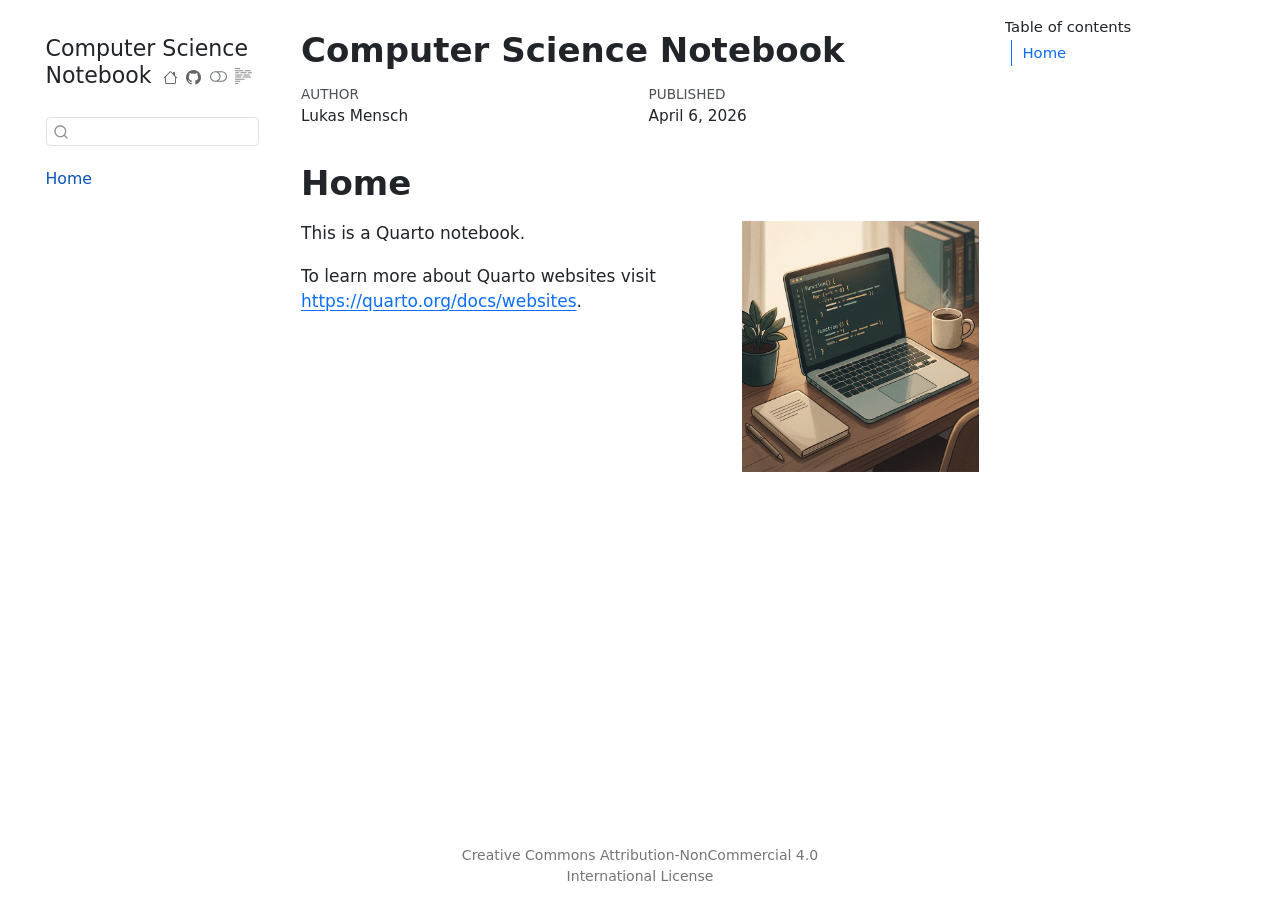
<file: _book/index.html>
<!DOCTYPE html>
<html xmlns="http://www.w3.org/1999/xhtml" lang="en" xml:lang="en"><head>

<meta charset="utf-8">
<meta name="generator" content="quarto-1.7.33">

<meta name="viewport" content="width=device-width, initial-scale=1.0, user-scalable=yes">

<meta name="author" content="Lukas Mensch">
<meta name="dcterms.date" content="2026-04-06">

<title>Computer Science Notebook</title>
<style>
code{white-space: pre-wrap;}
span.smallcaps{font-variant: small-caps;}
div.columns{display: flex; gap: min(4vw, 1.5em);}
div.column{flex: auto; overflow-x: auto;}
div.hanging-indent{margin-left: 1.5em; text-indent: -1.5em;}
ul.task-list{list-style: none;}
ul.task-list li input[type="checkbox"] {
  width: 0.8em;
  margin: 0 0.8em 0.2em -1em; /* quarto-specific, see https://github.com/quarto-dev/quarto-cli/issues/4556 */ 
  vertical-align: middle;
}
</style>


<script src="site_libs/quarto-nav/quarto-nav.js"></script>
<script src="site_libs/quarto-nav/headroom.min.js"></script>
<script src="site_libs/clipboard/clipboard.min.js"></script>
<script src="site_libs/quarto-search/autocomplete.umd.js"></script>
<script src="site_libs/quarto-search/fuse.min.js"></script>
<script src="site_libs/quarto-search/quarto-search.js"></script>
<meta name="quarto:offset" content="./">
<link href="./images/coffee-icon-64.png" rel="icon" type="image/png">
<script src="site_libs/quarto-html/quarto.js" type="module"></script>
<script src="site_libs/quarto-html/tabsets/tabsets.js" type="module"></script>
<script src="site_libs/quarto-html/popper.min.js"></script>
<script src="site_libs/quarto-html/tippy.umd.min.js"></script>
<script src="site_libs/quarto-html/anchor.min.js"></script>
<link href="site_libs/quarto-html/tippy.css" rel="stylesheet">
<link href="site_libs/quarto-html/quarto-syntax-highlighting-ea385d0e468b0dd5ea5bf0780b1290d9.css" rel="stylesheet" class="quarto-color-scheme" id="quarto-text-highlighting-styles">
<link href="site_libs/quarto-html/quarto-syntax-highlighting-dark-bc185b5c5bdbcb35c2eb49d8a876ef70.css" rel="stylesheet" class="quarto-color-scheme quarto-color-alternate" id="quarto-text-highlighting-styles">
<link href="site_libs/quarto-html/quarto-syntax-highlighting-ea385d0e468b0dd5ea5bf0780b1290d9.css" rel="stylesheet" class="quarto-color-scheme-extra" id="quarto-text-highlighting-styles">
<script src="site_libs/bootstrap/bootstrap.min.js"></script>
<link href="site_libs/bootstrap/bootstrap-icons.css" rel="stylesheet">
<link href="site_libs/bootstrap/bootstrap-785a97f31b5b63a08458a4839025b956.min.css" rel="stylesheet" append-hash="true" class="quarto-color-scheme" id="quarto-bootstrap" data-mode="light">
<link href="site_libs/bootstrap/bootstrap-dark-f3d026ef707c7ce16c51404e637f5df3.min.css" rel="stylesheet" append-hash="true" class="quarto-color-scheme quarto-color-alternate" id="quarto-bootstrap" data-mode="dark">
<link href="site_libs/bootstrap/bootstrap-785a97f31b5b63a08458a4839025b956.min.css" rel="stylesheet" append-hash="true" class="quarto-color-scheme-extra" id="quarto-bootstrap" data-mode="light">
<script id="quarto-search-options" type="application/json">{
  "location": "sidebar",
  "copy-button": false,
  "collapse-after": 3,
  "panel-placement": "start",
  "type": "textbox",
  "limit": 50,
  "keyboard-shortcut": [
    "f",
    "/",
    "s"
  ],
  "show-item-context": false,
  "language": {
    "search-no-results-text": "No results",
    "search-matching-documents-text": "matching documents",
    "search-copy-link-title": "Copy link to search",
    "search-hide-matches-text": "Hide additional matches",
    "search-more-match-text": "more match in this document",
    "search-more-matches-text": "more matches in this document",
    "search-clear-button-title": "Clear",
    "search-text-placeholder": "",
    "search-detached-cancel-button-title": "Cancel",
    "search-submit-button-title": "Submit",
    "search-label": "Search"
  }
}</script>


<link rel="stylesheet" href="styles.css">
</head>

<body class="nav-sidebar floating quarto-light"><script id="quarto-html-before-body" type="application/javascript">
    const toggleBodyColorMode = (bsSheetEl) => {
      const mode = bsSheetEl.getAttribute("data-mode");
      const bodyEl = window.document.querySelector("body");
      if (mode === "dark") {
        bodyEl.classList.add("quarto-dark");
        bodyEl.classList.remove("quarto-light");
      } else {
        bodyEl.classList.add("quarto-light");
        bodyEl.classList.remove("quarto-dark");
      }
    }
    const toggleBodyColorPrimary = () => {
      const bsSheetEl = window.document.querySelector("link#quarto-bootstrap:not([rel=disabled-stylesheet])");
      if (bsSheetEl) {
        toggleBodyColorMode(bsSheetEl);
      }
    }
    const setColorSchemeToggle = (alternate) => {
      const toggles = window.document.querySelectorAll('.quarto-color-scheme-toggle');
      for (let i=0; i < toggles.length; i++) {
        const toggle = toggles[i];
        if (toggle) {
          if (alternate) {
            toggle.classList.add("alternate");
          } else {
            toggle.classList.remove("alternate");
          }
        }
      }
    };
    const toggleColorMode = (alternate) => {
      // Switch the stylesheets
      const primaryStylesheets = window.document.querySelectorAll('link.quarto-color-scheme:not(.quarto-color-alternate)');
      const alternateStylesheets = window.document.querySelectorAll('link.quarto-color-scheme.quarto-color-alternate');
      manageTransitions('#quarto-margin-sidebar .nav-link', false);
      if (alternate) {
        // note: dark is layered on light, we don't disable primary!
        enableStylesheet(alternateStylesheets);
        for (const sheetNode of alternateStylesheets) {
          if (sheetNode.id === "quarto-bootstrap") {
            toggleBodyColorMode(sheetNode);
          }
        }
      } else {
        disableStylesheet(alternateStylesheets);
        enableStylesheet(primaryStylesheets)
        toggleBodyColorPrimary();
      }
      manageTransitions('#quarto-margin-sidebar .nav-link', true);
      // Switch the toggles
      setColorSchemeToggle(alternate)
      // Hack to workaround the fact that safari doesn't
      // properly recolor the scrollbar when toggling (#1455)
      if (navigator.userAgent.indexOf('Safari') > 0 && navigator.userAgent.indexOf('Chrome') == -1) {
        manageTransitions("body", false);
        window.scrollTo(0, 1);
        setTimeout(() => {
          window.scrollTo(0, 0);
          manageTransitions("body", true);
        }, 40);
      }
    }
    const disableStylesheet = (stylesheets) => {
      for (let i=0; i < stylesheets.length; i++) {
        const stylesheet = stylesheets[i];
        stylesheet.rel = 'disabled-stylesheet';
      }
    }
    const enableStylesheet = (stylesheets) => {
      for (let i=0; i < stylesheets.length; i++) {
        const stylesheet = stylesheets[i];
        if(stylesheet.rel !== 'stylesheet') { // for Chrome, which will still FOUC without this check
          stylesheet.rel = 'stylesheet';
        }
      }
    }
    const manageTransitions = (selector, allowTransitions) => {
      const els = window.document.querySelectorAll(selector);
      for (let i=0; i < els.length; i++) {
        const el = els[i];
        if (allowTransitions) {
          el.classList.remove('notransition');
        } else {
          el.classList.add('notransition');
        }
      }
    }
    const isFileUrl = () => {
      return window.location.protocol === 'file:';
    }
    const hasAlternateSentinel = () => {
      let styleSentinel = getColorSchemeSentinel();
      if (styleSentinel !== null) {
        return styleSentinel === "alternate";
      } else {
        return false;
      }
    }
    const setStyleSentinel = (alternate) => {
      const value = alternate ? "alternate" : "default";
      if (!isFileUrl()) {
        window.localStorage.setItem("quarto-color-scheme", value);
      } else {
        localAlternateSentinel = value;
      }
    }
    const getColorSchemeSentinel = () => {
      if (!isFileUrl()) {
        const storageValue = window.localStorage.getItem("quarto-color-scheme");
        return storageValue != null ? storageValue : localAlternateSentinel;
      } else {
        return localAlternateSentinel;
      }
    }
    const toggleGiscusIfUsed = (isAlternate, darkModeDefault) => {
      const baseTheme = document.querySelector('#giscus-base-theme')?.value ?? 'light';
      const alternateTheme = document.querySelector('#giscus-alt-theme')?.value ?? 'dark';
      let newTheme = '';
      if(authorPrefersDark) {
        newTheme = isAlternate ? baseTheme : alternateTheme;
      } else {
        newTheme = isAlternate ? alternateTheme : baseTheme;
      }
      const changeGiscusTheme = () => {
        // From: https://github.com/giscus/giscus/issues/336
        const sendMessage = (message) => {
          const iframe = document.querySelector('iframe.giscus-frame');
          if (!iframe) return;
          iframe.contentWindow.postMessage({ giscus: message }, 'https://giscus.app');
        }
        sendMessage({
          setConfig: {
            theme: newTheme
          }
        });
      }
      const isGiscussLoaded = window.document.querySelector('iframe.giscus-frame') !== null;
      if (isGiscussLoaded) {
        changeGiscusTheme();
      }
    };
    const authorPrefersDark = false;
    const darkModeDefault = authorPrefersDark;
      document.querySelector('link#quarto-text-highlighting-styles.quarto-color-scheme-extra').rel = 'disabled-stylesheet';
      document.querySelector('link#quarto-bootstrap.quarto-color-scheme-extra').rel = 'disabled-stylesheet';
    let localAlternateSentinel = darkModeDefault ? 'alternate' : 'default';
    // Dark / light mode switch
    window.quartoToggleColorScheme = () => {
      // Read the current dark / light value
      let toAlternate = !hasAlternateSentinel();
      toggleColorMode(toAlternate);
      setStyleSentinel(toAlternate);
      toggleGiscusIfUsed(toAlternate, darkModeDefault);
      window.dispatchEvent(new Event('resize'));
    };
    // Switch to dark mode if need be
    if (hasAlternateSentinel()) {
      toggleColorMode(true);
    } else {
      toggleColorMode(false);
    }
  </script>

<div id="quarto-search-results"></div>
  <header id="quarto-header" class="headroom fixed-top">
  <nav class="quarto-secondary-nav">
    <div class="container-fluid d-flex">
      <button type="button" class="quarto-btn-toggle btn" data-bs-toggle="collapse" role="button" data-bs-target=".quarto-sidebar-collapse-item" aria-controls="quarto-sidebar" aria-expanded="false" aria-label="Toggle sidebar navigation" onclick="if (window.quartoToggleHeadroom) { window.quartoToggleHeadroom(); }">
        <i class="bi bi-layout-text-sidebar-reverse"></i>
      </button>
        <nav class="quarto-page-breadcrumbs" aria-label="breadcrumb"><ol class="breadcrumb"><li class="breadcrumb-item"><a href="./index.html">Home</a></li></ol></nav>
        <a class="flex-grow-1" role="navigation" data-bs-toggle="collapse" data-bs-target=".quarto-sidebar-collapse-item" aria-controls="quarto-sidebar" aria-expanded="false" aria-label="Toggle sidebar navigation" onclick="if (window.quartoToggleHeadroom) { window.quartoToggleHeadroom(); }">      
        </a>
      <button type="button" class="btn quarto-search-button" aria-label="Search" onclick="window.quartoOpenSearch();">
        <i class="bi bi-search"></i>
      </button>
    </div>
  </nav>
</header>
<!-- content -->
<div id="quarto-content" class="quarto-container page-columns page-rows-contents page-layout-article">
<!-- sidebar -->
  <nav id="quarto-sidebar" class="sidebar collapse collapse-horizontal quarto-sidebar-collapse-item sidebar-navigation floating overflow-auto">
    <div class="pt-lg-2 mt-2 text-left sidebar-header">
    <div class="sidebar-title mb-0 py-0">
      <a href="./">Computer Science Notebook</a> 
        <div class="sidebar-tools-main tools-wide">
    <a href="https://github.com/Lukullul" title="" class="quarto-navigation-tool px-1" aria-label=""><i class="bi bi-house"></i></a>
    <a href="https://github.com/Lukullul/Computer-Science-Notebook" title="Source Code" class="quarto-navigation-tool px-1" aria-label="Source Code"><i class="bi bi-github"></i></a>
  <a href="" class="quarto-color-scheme-toggle quarto-navigation-tool  px-1" onclick="window.quartoToggleColorScheme(); return false;" title="Toggle dark mode"><i class="bi"></i></a>
  <a href="" class="quarto-reader-toggle quarto-navigation-tool px-1" onclick="window.quartoToggleReader(); return false;" title="Toggle reader mode">
  <div class="quarto-reader-toggle-btn">
  <i class="bi"></i>
  </div>
</a>
</div>
    </div>
      </div>
        <div class="mt-2 flex-shrink-0 align-items-center">
        <div class="sidebar-search">
        <div id="quarto-search" class="" title="Search"></div>
        </div>
        </div>
    <div class="sidebar-menu-container"> 
    <ul class="list-unstyled mt-1">
        <li class="sidebar-item">
  <div class="sidebar-item-container"> 
  <a href="./index.html" class="sidebar-item-text sidebar-link active">
 <span class="menu-text">Home</span></a>
  </div>
</li>
    </ul>
    </div>
</nav>
<div id="quarto-sidebar-glass" class="quarto-sidebar-collapse-item" data-bs-toggle="collapse" data-bs-target=".quarto-sidebar-collapse-item"></div>
<!-- margin-sidebar -->
    <div id="quarto-margin-sidebar" class="sidebar margin-sidebar">
        <nav id="TOC" role="doc-toc" class="toc-active" data-toc-expanded="2">
    <h2 id="toc-title">Table of contents</h2>
   
  <ul>
  <li><a href="#home" id="toc-home" class="nav-link active" data-scroll-target="#home">Home</a></li>
  </ul>
</nav>
    </div>
<!-- main -->
<main class="content" id="quarto-document-content">


<header id="title-block-header" class="quarto-title-block default">
<div class="quarto-title">
<h1 class="title">Computer Science Notebook</h1>
</div>



<div class="quarto-title-meta">

    <div>
    <div class="quarto-title-meta-heading">Author</div>
    <div class="quarto-title-meta-contents">
             <p>Lukas Mensch </p>
          </div>
  </div>
    
    <div>
    <div class="quarto-title-meta-heading">Published</div>
    <div class="quarto-title-meta-contents">
      <p class="date">April 6, 2026</p>
    </div>
  </div>
  
    
  </div>
  


</header>



<section id="home" class="level1 unnumbered">
<h1 class="unnumbered">Home</h1><p><img src="images/notebook-50percent.png" title="Computer Science Notebook" class="quarto-cover-image nolightbox img-fluid" alt="An inviting workspace featuring a laptop displaying code, a steaming ceramic mug, a physical notebook, and a small potted plant under soft, diffused light. "></p>
<p>This is a Quarto notebook.</p>
<p>To learn more about Quarto websites visit <a href="https://quarto.org/docs/websites" class="uri">https://quarto.org/docs/websites</a>.</p>


</section>

</main> <!-- /main -->
<script id="quarto-html-after-body" type="application/javascript">
  window.document.addEventListener("DOMContentLoaded", function (event) {
    // Ensure there is a toggle, if there isn't float one in the top right
    if (window.document.querySelector('.quarto-color-scheme-toggle') === null) {
      const a = window.document.createElement('a');
      a.classList.add('top-right');
      a.classList.add('quarto-color-scheme-toggle');
      a.href = "";
      a.onclick = function() { try { window.quartoToggleColorScheme(); } catch {} return false; };
      const i = window.document.createElement("i");
      i.classList.add('bi');
      a.appendChild(i);
      window.document.body.appendChild(a);
    }
    setColorSchemeToggle(hasAlternateSentinel())
    const icon = "";
    const anchorJS = new window.AnchorJS();
    anchorJS.options = {
      placement: 'right',
      icon: icon
    };
    anchorJS.add('.anchored');
    const isCodeAnnotation = (el) => {
      for (const clz of el.classList) {
        if (clz.startsWith('code-annotation-')) {                     
          return true;
        }
      }
      return false;
    }
    const onCopySuccess = function(e) {
      // button target
      const button = e.trigger;
      // don't keep focus
      button.blur();
      // flash "checked"
      button.classList.add('code-copy-button-checked');
      var currentTitle = button.getAttribute("title");
      button.setAttribute("title", "Copied!");
      let tooltip;
      if (window.bootstrap) {
        button.setAttribute("data-bs-toggle", "tooltip");
        button.setAttribute("data-bs-placement", "left");
        button.setAttribute("data-bs-title", "Copied!");
        tooltip = new bootstrap.Tooltip(button, 
          { trigger: "manual", 
            customClass: "code-copy-button-tooltip",
            offset: [0, -8]});
        tooltip.show();    
      }
      setTimeout(function() {
        if (tooltip) {
          tooltip.hide();
          button.removeAttribute("data-bs-title");
          button.removeAttribute("data-bs-toggle");
          button.removeAttribute("data-bs-placement");
        }
        button.setAttribute("title", currentTitle);
        button.classList.remove('code-copy-button-checked');
      }, 1000);
      // clear code selection
      e.clearSelection();
    }
    const getTextToCopy = function(trigger) {
        const codeEl = trigger.previousElementSibling.cloneNode(true);
        for (const childEl of codeEl.children) {
          if (isCodeAnnotation(childEl)) {
            childEl.remove();
          }
        }
        return codeEl.innerText;
    }
    const clipboard = new window.ClipboardJS('.code-copy-button:not([data-in-quarto-modal])', {
      text: getTextToCopy
    });
    clipboard.on('success', onCopySuccess);
    if (window.document.getElementById('quarto-embedded-source-code-modal')) {
      const clipboardModal = new window.ClipboardJS('.code-copy-button[data-in-quarto-modal]', {
        text: getTextToCopy,
        container: window.document.getElementById('quarto-embedded-source-code-modal')
      });
      clipboardModal.on('success', onCopySuccess);
    }
      var localhostRegex = new RegExp(/^(?:http|https):\/\/localhost\:?[0-9]*\//);
      var mailtoRegex = new RegExp(/^mailto:/);
        var filterRegex = new RegExp('/' + window.location.host + '/');
      var isInternal = (href) => {
          return filterRegex.test(href) || localhostRegex.test(href) || mailtoRegex.test(href);
      }
      // Inspect non-navigation links and adorn them if external
     var links = window.document.querySelectorAll('a[href]:not(.nav-link):not(.navbar-brand):not(.toc-action):not(.sidebar-link):not(.sidebar-item-toggle):not(.pagination-link):not(.no-external):not([aria-hidden]):not(.dropdown-item):not(.quarto-navigation-tool):not(.about-link)');
      for (var i=0; i<links.length; i++) {
        const link = links[i];
        if (!isInternal(link.href)) {
          // undo the damage that might have been done by quarto-nav.js in the case of
          // links that we want to consider external
          if (link.dataset.originalHref !== undefined) {
            link.href = link.dataset.originalHref;
          }
        }
      }
    function tippyHover(el, contentFn, onTriggerFn, onUntriggerFn) {
      const config = {
        allowHTML: true,
        maxWidth: 500,
        delay: 100,
        arrow: false,
        appendTo: function(el) {
            return el.parentElement;
        },
        interactive: true,
        interactiveBorder: 10,
        theme: 'quarto',
        placement: 'bottom-start',
      };
      if (contentFn) {
        config.content = contentFn;
      }
      if (onTriggerFn) {
        config.onTrigger = onTriggerFn;
      }
      if (onUntriggerFn) {
        config.onUntrigger = onUntriggerFn;
      }
      window.tippy(el, config); 
    }
    const noterefs = window.document.querySelectorAll('a[role="doc-noteref"]');
    for (var i=0; i<noterefs.length; i++) {
      const ref = noterefs[i];
      tippyHover(ref, function() {
        // use id or data attribute instead here
        let href = ref.getAttribute('data-footnote-href') || ref.getAttribute('href');
        try { href = new URL(href).hash; } catch {}
        const id = href.replace(/^#\/?/, "");
        const note = window.document.getElementById(id);
        if (note) {
          return note.innerHTML;
        } else {
          return "";
        }
      });
    }
    const xrefs = window.document.querySelectorAll('a.quarto-xref');
    const processXRef = (id, note) => {
      // Strip column container classes
      const stripColumnClz = (el) => {
        el.classList.remove("page-full", "page-columns");
        if (el.children) {
          for (const child of el.children) {
            stripColumnClz(child);
          }
        }
      }
      stripColumnClz(note)
      if (id === null || id.startsWith('sec-')) {
        // Special case sections, only their first couple elements
        const container = document.createElement("div");
        if (note.children && note.children.length > 2) {
          container.appendChild(note.children[0].cloneNode(true));
          for (let i = 1; i < note.children.length; i++) {
            const child = note.children[i];
            if (child.tagName === "P" && child.innerText === "") {
              continue;
            } else {
              container.appendChild(child.cloneNode(true));
              break;
            }
          }
          if (window.Quarto?.typesetMath) {
            window.Quarto.typesetMath(container);
          }
          return container.innerHTML
        } else {
          if (window.Quarto?.typesetMath) {
            window.Quarto.typesetMath(note);
          }
          return note.innerHTML;
        }
      } else {
        // Remove any anchor links if they are present
        const anchorLink = note.querySelector('a.anchorjs-link');
        if (anchorLink) {
          anchorLink.remove();
        }
        if (window.Quarto?.typesetMath) {
          window.Quarto.typesetMath(note);
        }
        if (note.classList.contains("callout")) {
          return note.outerHTML;
        } else {
          return note.innerHTML;
        }
      }
    }
    for (var i=0; i<xrefs.length; i++) {
      const xref = xrefs[i];
      tippyHover(xref, undefined, function(instance) {
        instance.disable();
        let url = xref.getAttribute('href');
        let hash = undefined; 
        if (url.startsWith('#')) {
          hash = url;
        } else {
          try { hash = new URL(url).hash; } catch {}
        }
        if (hash) {
          const id = hash.replace(/^#\/?/, "");
          const note = window.document.getElementById(id);
          if (note !== null) {
            try {
              const html = processXRef(id, note.cloneNode(true));
              instance.setContent(html);
            } finally {
              instance.enable();
              instance.show();
            }
          } else {
            // See if we can fetch this
            fetch(url.split('#')[0])
            .then(res => res.text())
            .then(html => {
              const parser = new DOMParser();
              const htmlDoc = parser.parseFromString(html, "text/html");
              const note = htmlDoc.getElementById(id);
              if (note !== null) {
                const html = processXRef(id, note);
                instance.setContent(html);
              } 
            }).finally(() => {
              instance.enable();
              instance.show();
            });
          }
        } else {
          // See if we can fetch a full url (with no hash to target)
          // This is a special case and we should probably do some content thinning / targeting
          fetch(url)
          .then(res => res.text())
          .then(html => {
            const parser = new DOMParser();
            const htmlDoc = parser.parseFromString(html, "text/html");
            const note = htmlDoc.querySelector('main.content');
            if (note !== null) {
              // This should only happen for chapter cross references
              // (since there is no id in the URL)
              // remove the first header
              if (note.children.length > 0 && note.children[0].tagName === "HEADER") {
                note.children[0].remove();
              }
              const html = processXRef(null, note);
              instance.setContent(html);
            } 
          }).finally(() => {
            instance.enable();
            instance.show();
          });
        }
      }, function(instance) {
      });
    }
        let selectedAnnoteEl;
        const selectorForAnnotation = ( cell, annotation) => {
          let cellAttr = 'data-code-cell="' + cell + '"';
          let lineAttr = 'data-code-annotation="' +  annotation + '"';
          const selector = 'span[' + cellAttr + '][' + lineAttr + ']';
          return selector;
        }
        const selectCodeLines = (annoteEl) => {
          const doc = window.document;
          const targetCell = annoteEl.getAttribute("data-target-cell");
          const targetAnnotation = annoteEl.getAttribute("data-target-annotation");
          const annoteSpan = window.document.querySelector(selectorForAnnotation(targetCell, targetAnnotation));
          const lines = annoteSpan.getAttribute("data-code-lines").split(",");
          const lineIds = lines.map((line) => {
            return targetCell + "-" + line;
          })
          let top = null;
          let height = null;
          let parent = null;
          if (lineIds.length > 0) {
              //compute the position of the single el (top and bottom and make a div)
              const el = window.document.getElementById(lineIds[0]);
              top = el.offsetTop;
              height = el.offsetHeight;
              parent = el.parentElement.parentElement;
            if (lineIds.length > 1) {
              const lastEl = window.document.getElementById(lineIds[lineIds.length - 1]);
              const bottom = lastEl.offsetTop + lastEl.offsetHeight;
              height = bottom - top;
            }
            if (top !== null && height !== null && parent !== null) {
              // cook up a div (if necessary) and position it 
              let div = window.document.getElementById("code-annotation-line-highlight");
              if (div === null) {
                div = window.document.createElement("div");
                div.setAttribute("id", "code-annotation-line-highlight");
                div.style.position = 'absolute';
                parent.appendChild(div);
              }
              div.style.top = top - 2 + "px";
              div.style.height = height + 4 + "px";
              div.style.left = 0;
              let gutterDiv = window.document.getElementById("code-annotation-line-highlight-gutter");
              if (gutterDiv === null) {
                gutterDiv = window.document.createElement("div");
                gutterDiv.setAttribute("id", "code-annotation-line-highlight-gutter");
                gutterDiv.style.position = 'absolute';
                const codeCell = window.document.getElementById(targetCell);
                const gutter = codeCell.querySelector('.code-annotation-gutter');
                gutter.appendChild(gutterDiv);
              }
              gutterDiv.style.top = top - 2 + "px";
              gutterDiv.style.height = height + 4 + "px";
            }
            selectedAnnoteEl = annoteEl;
          }
        };
        const unselectCodeLines = () => {
          const elementsIds = ["code-annotation-line-highlight", "code-annotation-line-highlight-gutter"];
          elementsIds.forEach((elId) => {
            const div = window.document.getElementById(elId);
            if (div) {
              div.remove();
            }
          });
          selectedAnnoteEl = undefined;
        };
          // Handle positioning of the toggle
      window.addEventListener(
        "resize",
        throttle(() => {
          elRect = undefined;
          if (selectedAnnoteEl) {
            selectCodeLines(selectedAnnoteEl);
          }
        }, 10)
      );
      function throttle(fn, ms) {
      let throttle = false;
      let timer;
        return (...args) => {
          if(!throttle) { // first call gets through
              fn.apply(this, args);
              throttle = true;
          } else { // all the others get throttled
              if(timer) clearTimeout(timer); // cancel #2
              timer = setTimeout(() => {
                fn.apply(this, args);
                timer = throttle = false;
              }, ms);
          }
        };
      }
        // Attach click handler to the DT
        const annoteDls = window.document.querySelectorAll('dt[data-target-cell]');
        for (const annoteDlNode of annoteDls) {
          annoteDlNode.addEventListener('click', (event) => {
            const clickedEl = event.target;
            if (clickedEl !== selectedAnnoteEl) {
              unselectCodeLines();
              const activeEl = window.document.querySelector('dt[data-target-cell].code-annotation-active');
              if (activeEl) {
                activeEl.classList.remove('code-annotation-active');
              }
              selectCodeLines(clickedEl);
              clickedEl.classList.add('code-annotation-active');
            } else {
              // Unselect the line
              unselectCodeLines();
              clickedEl.classList.remove('code-annotation-active');
            }
          });
        }
    const findCites = (el) => {
      const parentEl = el.parentElement;
      if (parentEl) {
        const cites = parentEl.dataset.cites;
        if (cites) {
          return {
            el,
            cites: cites.split(' ')
          };
        } else {
          return findCites(el.parentElement)
        }
      } else {
        return undefined;
      }
    };
    var bibliorefs = window.document.querySelectorAll('a[role="doc-biblioref"]');
    for (var i=0; i<bibliorefs.length; i++) {
      const ref = bibliorefs[i];
      const citeInfo = findCites(ref);
      if (citeInfo) {
        tippyHover(citeInfo.el, function() {
          var popup = window.document.createElement('div');
          citeInfo.cites.forEach(function(cite) {
            var citeDiv = window.document.createElement('div');
            citeDiv.classList.add('hanging-indent');
            citeDiv.classList.add('csl-entry');
            var biblioDiv = window.document.getElementById('ref-' + cite);
            if (biblioDiv) {
              citeDiv.innerHTML = biblioDiv.innerHTML;
            }
            popup.appendChild(citeDiv);
          });
          return popup.innerHTML;
        });
      }
    }
  });
  </script>
</div> <!-- /content -->
<footer class="footer">
  <div class="nav-footer">
    <div class="nav-footer-left">
      &nbsp;
    </div>   
    <div class="nav-footer-center">
      <ul class="footer-items list-unstyled">
    <li class="nav-item">
    <a class="nav-link" href="./LICENSE.html">
<p>Creative Commons Attribution-NonCommercial 4.0 International License</p>
</a>
  </li>  
</ul>
    </div>
    <div class="nav-footer-right">
      &nbsp;
    </div>
  </div>
</footer>




</body></html>
</file>
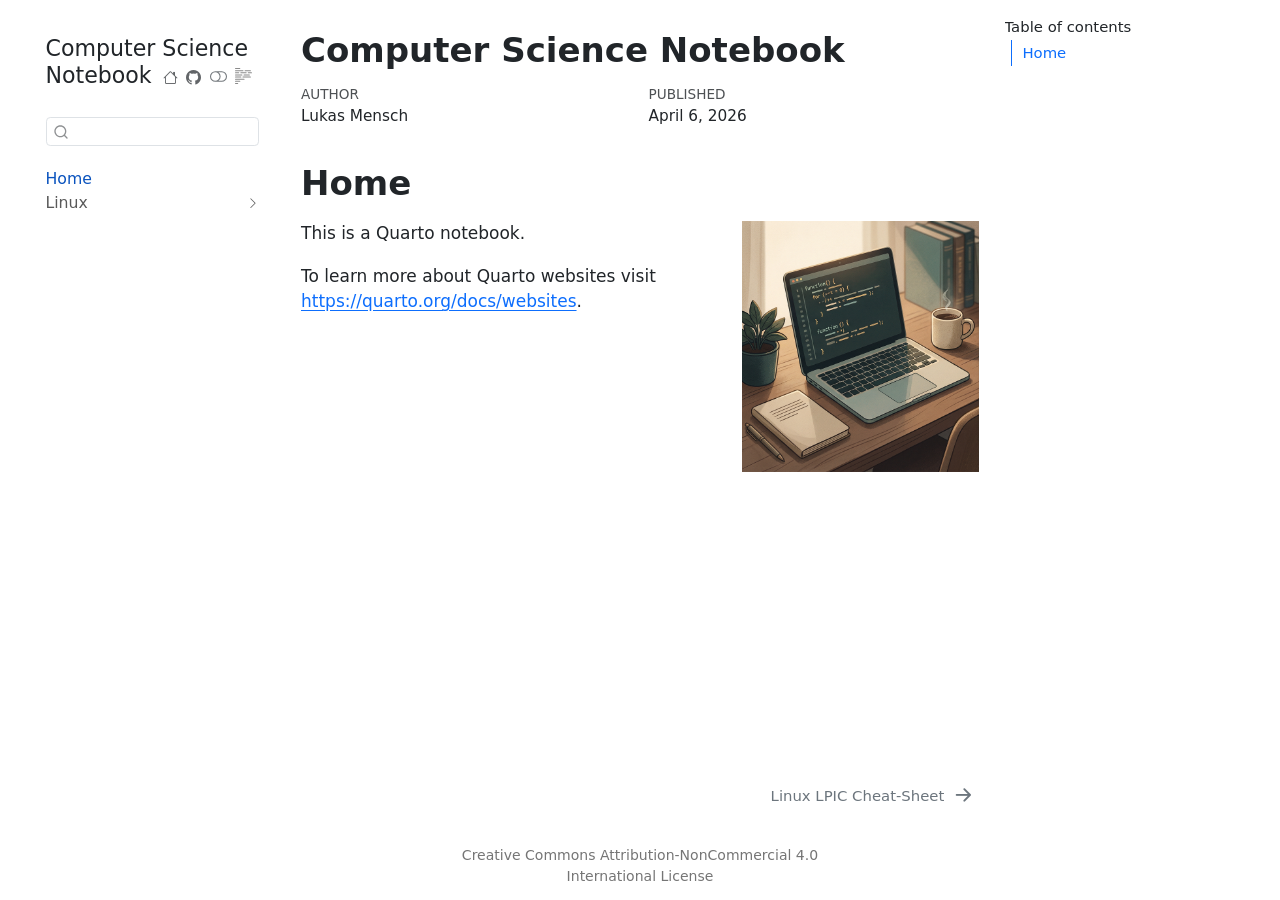
<file: docs/index.html>
<!DOCTYPE html>
<html xmlns="http://www.w3.org/1999/xhtml" lang="en" xml:lang="en"><head>

<meta charset="utf-8">
<meta name="generator" content="quarto-1.7.33">

<meta name="viewport" content="width=device-width, initial-scale=1.0, user-scalable=yes">

<meta name="author" content="Lukas Mensch">
<meta name="dcterms.date" content="2026-04-06">

<title>Computer Science Notebook</title>
<style>
code{white-space: pre-wrap;}
span.smallcaps{font-variant: small-caps;}
div.columns{display: flex; gap: min(4vw, 1.5em);}
div.column{flex: auto; overflow-x: auto;}
div.hanging-indent{margin-left: 1.5em; text-indent: -1.5em;}
ul.task-list{list-style: none;}
ul.task-list li input[type="checkbox"] {
  width: 0.8em;
  margin: 0 0.8em 0.2em -1em; /* quarto-specific, see https://github.com/quarto-dev/quarto-cli/issues/4556 */ 
  vertical-align: middle;
}
</style>


<script src="site_libs/quarto-nav/quarto-nav.js"></script>
<script src="site_libs/quarto-nav/headroom.min.js"></script>
<script src="site_libs/clipboard/clipboard.min.js"></script>
<script src="site_libs/quarto-search/autocomplete.umd.js"></script>
<script src="site_libs/quarto-search/fuse.min.js"></script>
<script src="site_libs/quarto-search/quarto-search.js"></script>
<meta name="quarto:offset" content="./">
<link href="./qmd/linux-lpic-cheat-sheet.html" rel="next">
<link href="./images/coffee-icon-64.png" rel="icon" type="image/png">
<script src="site_libs/quarto-html/quarto.js" type="module"></script>
<script src="site_libs/quarto-html/tabsets/tabsets.js" type="module"></script>
<script src="site_libs/quarto-html/popper.min.js"></script>
<script src="site_libs/quarto-html/tippy.umd.min.js"></script>
<script src="site_libs/quarto-html/anchor.min.js"></script>
<link href="site_libs/quarto-html/tippy.css" rel="stylesheet">
<link href="site_libs/quarto-html/quarto-syntax-highlighting-ea385d0e468b0dd5ea5bf0780b1290d9.css" rel="stylesheet" class="quarto-color-scheme" id="quarto-text-highlighting-styles">
<link href="site_libs/quarto-html/quarto-syntax-highlighting-dark-bc185b5c5bdbcb35c2eb49d8a876ef70.css" rel="stylesheet" class="quarto-color-scheme quarto-color-alternate" id="quarto-text-highlighting-styles">
<link href="site_libs/quarto-html/quarto-syntax-highlighting-ea385d0e468b0dd5ea5bf0780b1290d9.css" rel="stylesheet" class="quarto-color-scheme-extra" id="quarto-text-highlighting-styles">
<script src="site_libs/bootstrap/bootstrap.min.js"></script>
<link href="site_libs/bootstrap/bootstrap-icons.css" rel="stylesheet">
<link href="site_libs/bootstrap/bootstrap-785a97f31b5b63a08458a4839025b956.min.css" rel="stylesheet" append-hash="true" class="quarto-color-scheme" id="quarto-bootstrap" data-mode="light">
<link href="site_libs/bootstrap/bootstrap-dark-f3d026ef707c7ce16c51404e637f5df3.min.css" rel="stylesheet" append-hash="true" class="quarto-color-scheme quarto-color-alternate" id="quarto-bootstrap" data-mode="dark">
<link href="site_libs/bootstrap/bootstrap-785a97f31b5b63a08458a4839025b956.min.css" rel="stylesheet" append-hash="true" class="quarto-color-scheme-extra" id="quarto-bootstrap" data-mode="light">
<script id="quarto-search-options" type="application/json">{
  "location": "sidebar",
  "copy-button": false,
  "collapse-after": 3,
  "panel-placement": "start",
  "type": "textbox",
  "limit": 50,
  "keyboard-shortcut": [
    "f",
    "/",
    "s"
  ],
  "show-item-context": false,
  "language": {
    "search-no-results-text": "No results",
    "search-matching-documents-text": "matching documents",
    "search-copy-link-title": "Copy link to search",
    "search-hide-matches-text": "Hide additional matches",
    "search-more-match-text": "more match in this document",
    "search-more-matches-text": "more matches in this document",
    "search-clear-button-title": "Clear",
    "search-text-placeholder": "",
    "search-detached-cancel-button-title": "Cancel",
    "search-submit-button-title": "Submit",
    "search-label": "Search"
  }
}</script>


<link rel="stylesheet" href="styles.css">
</head>

<body class="nav-sidebar floating quarto-light"><script id="quarto-html-before-body" type="application/javascript">
    const toggleBodyColorMode = (bsSheetEl) => {
      const mode = bsSheetEl.getAttribute("data-mode");
      const bodyEl = window.document.querySelector("body");
      if (mode === "dark") {
        bodyEl.classList.add("quarto-dark");
        bodyEl.classList.remove("quarto-light");
      } else {
        bodyEl.classList.add("quarto-light");
        bodyEl.classList.remove("quarto-dark");
      }
    }
    const toggleBodyColorPrimary = () => {
      const bsSheetEl = window.document.querySelector("link#quarto-bootstrap:not([rel=disabled-stylesheet])");
      if (bsSheetEl) {
        toggleBodyColorMode(bsSheetEl);
      }
    }
    const setColorSchemeToggle = (alternate) => {
      const toggles = window.document.querySelectorAll('.quarto-color-scheme-toggle');
      for (let i=0; i < toggles.length; i++) {
        const toggle = toggles[i];
        if (toggle) {
          if (alternate) {
            toggle.classList.add("alternate");
          } else {
            toggle.classList.remove("alternate");
          }
        }
      }
    };
    const toggleColorMode = (alternate) => {
      // Switch the stylesheets
      const primaryStylesheets = window.document.querySelectorAll('link.quarto-color-scheme:not(.quarto-color-alternate)');
      const alternateStylesheets = window.document.querySelectorAll('link.quarto-color-scheme.quarto-color-alternate');
      manageTransitions('#quarto-margin-sidebar .nav-link', false);
      if (alternate) {
        // note: dark is layered on light, we don't disable primary!
        enableStylesheet(alternateStylesheets);
        for (const sheetNode of alternateStylesheets) {
          if (sheetNode.id === "quarto-bootstrap") {
            toggleBodyColorMode(sheetNode);
          }
        }
      } else {
        disableStylesheet(alternateStylesheets);
        enableStylesheet(primaryStylesheets)
        toggleBodyColorPrimary();
      }
      manageTransitions('#quarto-margin-sidebar .nav-link', true);
      // Switch the toggles
      setColorSchemeToggle(alternate)
      // Hack to workaround the fact that safari doesn't
      // properly recolor the scrollbar when toggling (#1455)
      if (navigator.userAgent.indexOf('Safari') > 0 && navigator.userAgent.indexOf('Chrome') == -1) {
        manageTransitions("body", false);
        window.scrollTo(0, 1);
        setTimeout(() => {
          window.scrollTo(0, 0);
          manageTransitions("body", true);
        }, 40);
      }
    }
    const disableStylesheet = (stylesheets) => {
      for (let i=0; i < stylesheets.length; i++) {
        const stylesheet = stylesheets[i];
        stylesheet.rel = 'disabled-stylesheet';
      }
    }
    const enableStylesheet = (stylesheets) => {
      for (let i=0; i < stylesheets.length; i++) {
        const stylesheet = stylesheets[i];
        if(stylesheet.rel !== 'stylesheet') { // for Chrome, which will still FOUC without this check
          stylesheet.rel = 'stylesheet';
        }
      }
    }
    const manageTransitions = (selector, allowTransitions) => {
      const els = window.document.querySelectorAll(selector);
      for (let i=0; i < els.length; i++) {
        const el = els[i];
        if (allowTransitions) {
          el.classList.remove('notransition');
        } else {
          el.classList.add('notransition');
        }
      }
    }
    const isFileUrl = () => {
      return window.location.protocol === 'file:';
    }
    const hasAlternateSentinel = () => {
      let styleSentinel = getColorSchemeSentinel();
      if (styleSentinel !== null) {
        return styleSentinel === "alternate";
      } else {
        return false;
      }
    }
    const setStyleSentinel = (alternate) => {
      const value = alternate ? "alternate" : "default";
      if (!isFileUrl()) {
        window.localStorage.setItem("quarto-color-scheme", value);
      } else {
        localAlternateSentinel = value;
      }
    }
    const getColorSchemeSentinel = () => {
      if (!isFileUrl()) {
        const storageValue = window.localStorage.getItem("quarto-color-scheme");
        return storageValue != null ? storageValue : localAlternateSentinel;
      } else {
        return localAlternateSentinel;
      }
    }
    const toggleGiscusIfUsed = (isAlternate, darkModeDefault) => {
      const baseTheme = document.querySelector('#giscus-base-theme')?.value ?? 'light';
      const alternateTheme = document.querySelector('#giscus-alt-theme')?.value ?? 'dark';
      let newTheme = '';
      if(authorPrefersDark) {
        newTheme = isAlternate ? baseTheme : alternateTheme;
      } else {
        newTheme = isAlternate ? alternateTheme : baseTheme;
      }
      const changeGiscusTheme = () => {
        // From: https://github.com/giscus/giscus/issues/336
        const sendMessage = (message) => {
          const iframe = document.querySelector('iframe.giscus-frame');
          if (!iframe) return;
          iframe.contentWindow.postMessage({ giscus: message }, 'https://giscus.app');
        }
        sendMessage({
          setConfig: {
            theme: newTheme
          }
        });
      }
      const isGiscussLoaded = window.document.querySelector('iframe.giscus-frame') !== null;
      if (isGiscussLoaded) {
        changeGiscusTheme();
      }
    };
    const authorPrefersDark = false;
    const darkModeDefault = authorPrefersDark;
      document.querySelector('link#quarto-text-highlighting-styles.quarto-color-scheme-extra').rel = 'disabled-stylesheet';
      document.querySelector('link#quarto-bootstrap.quarto-color-scheme-extra').rel = 'disabled-stylesheet';
    let localAlternateSentinel = darkModeDefault ? 'alternate' : 'default';
    // Dark / light mode switch
    window.quartoToggleColorScheme = () => {
      // Read the current dark / light value
      let toAlternate = !hasAlternateSentinel();
      toggleColorMode(toAlternate);
      setStyleSentinel(toAlternate);
      toggleGiscusIfUsed(toAlternate, darkModeDefault);
      window.dispatchEvent(new Event('resize'));
    };
    // Switch to dark mode if need be
    if (hasAlternateSentinel()) {
      toggleColorMode(true);
    } else {
      toggleColorMode(false);
    }
  </script>

<div id="quarto-search-results"></div>
  <header id="quarto-header" class="headroom fixed-top">
  <nav class="quarto-secondary-nav">
    <div class="container-fluid d-flex">
      <button type="button" class="quarto-btn-toggle btn" data-bs-toggle="collapse" role="button" data-bs-target=".quarto-sidebar-collapse-item" aria-controls="quarto-sidebar" aria-expanded="false" aria-label="Toggle sidebar navigation" onclick="if (window.quartoToggleHeadroom) { window.quartoToggleHeadroom(); }">
        <i class="bi bi-layout-text-sidebar-reverse"></i>
      </button>
        <nav class="quarto-page-breadcrumbs" aria-label="breadcrumb"><ol class="breadcrumb"><li class="breadcrumb-item"><a href="./index.html">Home</a></li></ol></nav>
        <a class="flex-grow-1" role="navigation" data-bs-toggle="collapse" data-bs-target=".quarto-sidebar-collapse-item" aria-controls="quarto-sidebar" aria-expanded="false" aria-label="Toggle sidebar navigation" onclick="if (window.quartoToggleHeadroom) { window.quartoToggleHeadroom(); }">      
        </a>
      <button type="button" class="btn quarto-search-button" aria-label="Search" onclick="window.quartoOpenSearch();">
        <i class="bi bi-search"></i>
      </button>
    </div>
  </nav>
</header>
<!-- content -->
<div id="quarto-content" class="quarto-container page-columns page-rows-contents page-layout-article">
<!-- sidebar -->
  <nav id="quarto-sidebar" class="sidebar collapse collapse-horizontal quarto-sidebar-collapse-item sidebar-navigation floating overflow-auto">
    <div class="pt-lg-2 mt-2 text-left sidebar-header">
    <div class="sidebar-title mb-0 py-0">
      <a href="./">Computer Science Notebook</a> 
        <div class="sidebar-tools-main tools-wide">
    <a href="https://lukullul.github.io" title="" class="quarto-navigation-tool px-1" aria-label=""><i class="bi bi-house"></i></a>
    <a href="https://github.com/Lukullul/Computer-Science-Notebook" title="Source Code" class="quarto-navigation-tool px-1" aria-label="Source Code"><i class="bi bi-github"></i></a>
  <a href="" class="quarto-color-scheme-toggle quarto-navigation-tool  px-1" onclick="window.quartoToggleColorScheme(); return false;" title="Toggle dark mode"><i class="bi"></i></a>
  <a href="" class="quarto-reader-toggle quarto-navigation-tool px-1" onclick="window.quartoToggleReader(); return false;" title="Toggle reader mode">
  <div class="quarto-reader-toggle-btn">
  <i class="bi"></i>
  </div>
</a>
</div>
    </div>
      </div>
        <div class="mt-2 flex-shrink-0 align-items-center">
        <div class="sidebar-search">
        <div id="quarto-search" class="" title="Search"></div>
        </div>
        </div>
    <div class="sidebar-menu-container"> 
    <ul class="list-unstyled mt-1">
        <li class="sidebar-item">
  <div class="sidebar-item-container"> 
  <a href="./index.html" class="sidebar-item-text sidebar-link active">
 <span class="menu-text">Home</span></a>
  </div>
</li>
        <li class="sidebar-item sidebar-item-section">
      <div class="sidebar-item-container"> 
            <a class="sidebar-item-text sidebar-link text-start collapsed" data-bs-toggle="collapse" data-bs-target="#quarto-sidebar-section-1" role="navigation" aria-expanded="false">
 <span class="menu-text">Linux</span></a>
          <a class="sidebar-item-toggle text-start collapsed" data-bs-toggle="collapse" data-bs-target="#quarto-sidebar-section-1" role="navigation" aria-expanded="false" aria-label="Toggle section">
            <i class="bi bi-chevron-right ms-2"></i>
          </a> 
      </div>
      <ul id="quarto-sidebar-section-1" class="collapse list-unstyled sidebar-section depth1 ">  
          <li class="sidebar-item">
  <div class="sidebar-item-container"> 
  <a href="./qmd/linux-lpic-cheat-sheet.html" class="sidebar-item-text sidebar-link">
 <span class="menu-text">Linux LPIC Cheat-Sheet</span></a>
  </div>
</li>
      </ul>
  </li>
    </ul>
    </div>
</nav>
<div id="quarto-sidebar-glass" class="quarto-sidebar-collapse-item" data-bs-toggle="collapse" data-bs-target=".quarto-sidebar-collapse-item"></div>
<!-- margin-sidebar -->
    <div id="quarto-margin-sidebar" class="sidebar margin-sidebar">
        <nav id="TOC" role="doc-toc" class="toc-active" data-toc-expanded="2">
    <h2 id="toc-title">Table of contents</h2>
   
  <ul>
  <li><a href="#home" id="toc-home" class="nav-link active" data-scroll-target="#home">Home</a></li>
  </ul>
</nav>
    </div>
<!-- main -->
<main class="content" id="quarto-document-content">


<header id="title-block-header" class="quarto-title-block default">
<div class="quarto-title">
<h1 class="title">Computer Science Notebook</h1>
</div>



<div class="quarto-title-meta">

    <div>
    <div class="quarto-title-meta-heading">Author</div>
    <div class="quarto-title-meta-contents">
             <p>Lukas Mensch </p>
          </div>
  </div>
    
    <div>
    <div class="quarto-title-meta-heading">Published</div>
    <div class="quarto-title-meta-contents">
      <p class="date">April 6, 2026</p>
    </div>
  </div>
  
    
  </div>
  


</header>



<section id="home" class="level1 unnumbered">
<h1 class="unnumbered">Home</h1><p><img src="images/notebook-50percent.png" title="Computer Science Notebook" class="quarto-cover-image nolightbox img-fluid" alt="An inviting workspace featuring a laptop displaying code, a steaming ceramic mug, a physical notebook, and a small potted plant under soft, diffused light. "></p>
<p>This is a Quarto notebook.</p>
<p>To learn more about Quarto websites visit <a href="https://quarto.org/docs/websites" class="uri">https://quarto.org/docs/websites</a>.</p>


</section>

</main> <!-- /main -->
<script id="quarto-html-after-body" type="application/javascript">
  window.document.addEventListener("DOMContentLoaded", function (event) {
    // Ensure there is a toggle, if there isn't float one in the top right
    if (window.document.querySelector('.quarto-color-scheme-toggle') === null) {
      const a = window.document.createElement('a');
      a.classList.add('top-right');
      a.classList.add('quarto-color-scheme-toggle');
      a.href = "";
      a.onclick = function() { try { window.quartoToggleColorScheme(); } catch {} return false; };
      const i = window.document.createElement("i");
      i.classList.add('bi');
      a.appendChild(i);
      window.document.body.appendChild(a);
    }
    setColorSchemeToggle(hasAlternateSentinel())
    const icon = "";
    const anchorJS = new window.AnchorJS();
    anchorJS.options = {
      placement: 'right',
      icon: icon
    };
    anchorJS.add('.anchored');
    const isCodeAnnotation = (el) => {
      for (const clz of el.classList) {
        if (clz.startsWith('code-annotation-')) {                     
          return true;
        }
      }
      return false;
    }
    const onCopySuccess = function(e) {
      // button target
      const button = e.trigger;
      // don't keep focus
      button.blur();
      // flash "checked"
      button.classList.add('code-copy-button-checked');
      var currentTitle = button.getAttribute("title");
      button.setAttribute("title", "Copied!");
      let tooltip;
      if (window.bootstrap) {
        button.setAttribute("data-bs-toggle", "tooltip");
        button.setAttribute("data-bs-placement", "left");
        button.setAttribute("data-bs-title", "Copied!");
        tooltip = new bootstrap.Tooltip(button, 
          { trigger: "manual", 
            customClass: "code-copy-button-tooltip",
            offset: [0, -8]});
        tooltip.show();    
      }
      setTimeout(function() {
        if (tooltip) {
          tooltip.hide();
          button.removeAttribute("data-bs-title");
          button.removeAttribute("data-bs-toggle");
          button.removeAttribute("data-bs-placement");
        }
        button.setAttribute("title", currentTitle);
        button.classList.remove('code-copy-button-checked');
      }, 1000);
      // clear code selection
      e.clearSelection();
    }
    const getTextToCopy = function(trigger) {
        const codeEl = trigger.previousElementSibling.cloneNode(true);
        for (const childEl of codeEl.children) {
          if (isCodeAnnotation(childEl)) {
            childEl.remove();
          }
        }
        return codeEl.innerText;
    }
    const clipboard = new window.ClipboardJS('.code-copy-button:not([data-in-quarto-modal])', {
      text: getTextToCopy
    });
    clipboard.on('success', onCopySuccess);
    if (window.document.getElementById('quarto-embedded-source-code-modal')) {
      const clipboardModal = new window.ClipboardJS('.code-copy-button[data-in-quarto-modal]', {
        text: getTextToCopy,
        container: window.document.getElementById('quarto-embedded-source-code-modal')
      });
      clipboardModal.on('success', onCopySuccess);
    }
      var localhostRegex = new RegExp(/^(?:http|https):\/\/localhost\:?[0-9]*\//);
      var mailtoRegex = new RegExp(/^mailto:/);
        var filterRegex = new RegExp('/' + window.location.host + '/');
      var isInternal = (href) => {
          return filterRegex.test(href) || localhostRegex.test(href) || mailtoRegex.test(href);
      }
      // Inspect non-navigation links and adorn them if external
     var links = window.document.querySelectorAll('a[href]:not(.nav-link):not(.navbar-brand):not(.toc-action):not(.sidebar-link):not(.sidebar-item-toggle):not(.pagination-link):not(.no-external):not([aria-hidden]):not(.dropdown-item):not(.quarto-navigation-tool):not(.about-link)');
      for (var i=0; i<links.length; i++) {
        const link = links[i];
        if (!isInternal(link.href)) {
          // undo the damage that might have been done by quarto-nav.js in the case of
          // links that we want to consider external
          if (link.dataset.originalHref !== undefined) {
            link.href = link.dataset.originalHref;
          }
        }
      }
    function tippyHover(el, contentFn, onTriggerFn, onUntriggerFn) {
      const config = {
        allowHTML: true,
        maxWidth: 500,
        delay: 100,
        arrow: false,
        appendTo: function(el) {
            return el.parentElement;
        },
        interactive: true,
        interactiveBorder: 10,
        theme: 'quarto',
        placement: 'bottom-start',
      };
      if (contentFn) {
        config.content = contentFn;
      }
      if (onTriggerFn) {
        config.onTrigger = onTriggerFn;
      }
      if (onUntriggerFn) {
        config.onUntrigger = onUntriggerFn;
      }
      window.tippy(el, config); 
    }
    const noterefs = window.document.querySelectorAll('a[role="doc-noteref"]');
    for (var i=0; i<noterefs.length; i++) {
      const ref = noterefs[i];
      tippyHover(ref, function() {
        // use id or data attribute instead here
        let href = ref.getAttribute('data-footnote-href') || ref.getAttribute('href');
        try { href = new URL(href).hash; } catch {}
        const id = href.replace(/^#\/?/, "");
        const note = window.document.getElementById(id);
        if (note) {
          return note.innerHTML;
        } else {
          return "";
        }
      });
    }
    const xrefs = window.document.querySelectorAll('a.quarto-xref');
    const processXRef = (id, note) => {
      // Strip column container classes
      const stripColumnClz = (el) => {
        el.classList.remove("page-full", "page-columns");
        if (el.children) {
          for (const child of el.children) {
            stripColumnClz(child);
          }
        }
      }
      stripColumnClz(note)
      if (id === null || id.startsWith('sec-')) {
        // Special case sections, only their first couple elements
        const container = document.createElement("div");
        if (note.children && note.children.length > 2) {
          container.appendChild(note.children[0].cloneNode(true));
          for (let i = 1; i < note.children.length; i++) {
            const child = note.children[i];
            if (child.tagName === "P" && child.innerText === "") {
              continue;
            } else {
              container.appendChild(child.cloneNode(true));
              break;
            }
          }
          if (window.Quarto?.typesetMath) {
            window.Quarto.typesetMath(container);
          }
          return container.innerHTML
        } else {
          if (window.Quarto?.typesetMath) {
            window.Quarto.typesetMath(note);
          }
          return note.innerHTML;
        }
      } else {
        // Remove any anchor links if they are present
        const anchorLink = note.querySelector('a.anchorjs-link');
        if (anchorLink) {
          anchorLink.remove();
        }
        if (window.Quarto?.typesetMath) {
          window.Quarto.typesetMath(note);
        }
        if (note.classList.contains("callout")) {
          return note.outerHTML;
        } else {
          return note.innerHTML;
        }
      }
    }
    for (var i=0; i<xrefs.length; i++) {
      const xref = xrefs[i];
      tippyHover(xref, undefined, function(instance) {
        instance.disable();
        let url = xref.getAttribute('href');
        let hash = undefined; 
        if (url.startsWith('#')) {
          hash = url;
        } else {
          try { hash = new URL(url).hash; } catch {}
        }
        if (hash) {
          const id = hash.replace(/^#\/?/, "");
          const note = window.document.getElementById(id);
          if (note !== null) {
            try {
              const html = processXRef(id, note.cloneNode(true));
              instance.setContent(html);
            } finally {
              instance.enable();
              instance.show();
            }
          } else {
            // See if we can fetch this
            fetch(url.split('#')[0])
            .then(res => res.text())
            .then(html => {
              const parser = new DOMParser();
              const htmlDoc = parser.parseFromString(html, "text/html");
              const note = htmlDoc.getElementById(id);
              if (note !== null) {
                const html = processXRef(id, note);
                instance.setContent(html);
              } 
            }).finally(() => {
              instance.enable();
              instance.show();
            });
          }
        } else {
          // See if we can fetch a full url (with no hash to target)
          // This is a special case and we should probably do some content thinning / targeting
          fetch(url)
          .then(res => res.text())
          .then(html => {
            const parser = new DOMParser();
            const htmlDoc = parser.parseFromString(html, "text/html");
            const note = htmlDoc.querySelector('main.content');
            if (note !== null) {
              // This should only happen for chapter cross references
              // (since there is no id in the URL)
              // remove the first header
              if (note.children.length > 0 && note.children[0].tagName === "HEADER") {
                note.children[0].remove();
              }
              const html = processXRef(null, note);
              instance.setContent(html);
            } 
          }).finally(() => {
            instance.enable();
            instance.show();
          });
        }
      }, function(instance) {
      });
    }
        let selectedAnnoteEl;
        const selectorForAnnotation = ( cell, annotation) => {
          let cellAttr = 'data-code-cell="' + cell + '"';
          let lineAttr = 'data-code-annotation="' +  annotation + '"';
          const selector = 'span[' + cellAttr + '][' + lineAttr + ']';
          return selector;
        }
        const selectCodeLines = (annoteEl) => {
          const doc = window.document;
          const targetCell = annoteEl.getAttribute("data-target-cell");
          const targetAnnotation = annoteEl.getAttribute("data-target-annotation");
          const annoteSpan = window.document.querySelector(selectorForAnnotation(targetCell, targetAnnotation));
          const lines = annoteSpan.getAttribute("data-code-lines").split(",");
          const lineIds = lines.map((line) => {
            return targetCell + "-" + line;
          })
          let top = null;
          let height = null;
          let parent = null;
          if (lineIds.length > 0) {
              //compute the position of the single el (top and bottom and make a div)
              const el = window.document.getElementById(lineIds[0]);
              top = el.offsetTop;
              height = el.offsetHeight;
              parent = el.parentElement.parentElement;
            if (lineIds.length > 1) {
              const lastEl = window.document.getElementById(lineIds[lineIds.length - 1]);
              const bottom = lastEl.offsetTop + lastEl.offsetHeight;
              height = bottom - top;
            }
            if (top !== null && height !== null && parent !== null) {
              // cook up a div (if necessary) and position it 
              let div = window.document.getElementById("code-annotation-line-highlight");
              if (div === null) {
                div = window.document.createElement("div");
                div.setAttribute("id", "code-annotation-line-highlight");
                div.style.position = 'absolute';
                parent.appendChild(div);
              }
              div.style.top = top - 2 + "px";
              div.style.height = height + 4 + "px";
              div.style.left = 0;
              let gutterDiv = window.document.getElementById("code-annotation-line-highlight-gutter");
              if (gutterDiv === null) {
                gutterDiv = window.document.createElement("div");
                gutterDiv.setAttribute("id", "code-annotation-line-highlight-gutter");
                gutterDiv.style.position = 'absolute';
                const codeCell = window.document.getElementById(targetCell);
                const gutter = codeCell.querySelector('.code-annotation-gutter');
                gutter.appendChild(gutterDiv);
              }
              gutterDiv.style.top = top - 2 + "px";
              gutterDiv.style.height = height + 4 + "px";
            }
            selectedAnnoteEl = annoteEl;
          }
        };
        const unselectCodeLines = () => {
          const elementsIds = ["code-annotation-line-highlight", "code-annotation-line-highlight-gutter"];
          elementsIds.forEach((elId) => {
            const div = window.document.getElementById(elId);
            if (div) {
              div.remove();
            }
          });
          selectedAnnoteEl = undefined;
        };
          // Handle positioning of the toggle
      window.addEventListener(
        "resize",
        throttle(() => {
          elRect = undefined;
          if (selectedAnnoteEl) {
            selectCodeLines(selectedAnnoteEl);
          }
        }, 10)
      );
      function throttle(fn, ms) {
      let throttle = false;
      let timer;
        return (...args) => {
          if(!throttle) { // first call gets through
              fn.apply(this, args);
              throttle = true;
          } else { // all the others get throttled
              if(timer) clearTimeout(timer); // cancel #2
              timer = setTimeout(() => {
                fn.apply(this, args);
                timer = throttle = false;
              }, ms);
          }
        };
      }
        // Attach click handler to the DT
        const annoteDls = window.document.querySelectorAll('dt[data-target-cell]');
        for (const annoteDlNode of annoteDls) {
          annoteDlNode.addEventListener('click', (event) => {
            const clickedEl = event.target;
            if (clickedEl !== selectedAnnoteEl) {
              unselectCodeLines();
              const activeEl = window.document.querySelector('dt[data-target-cell].code-annotation-active');
              if (activeEl) {
                activeEl.classList.remove('code-annotation-active');
              }
              selectCodeLines(clickedEl);
              clickedEl.classList.add('code-annotation-active');
            } else {
              // Unselect the line
              unselectCodeLines();
              clickedEl.classList.remove('code-annotation-active');
            }
          });
        }
    const findCites = (el) => {
      const parentEl = el.parentElement;
      if (parentEl) {
        const cites = parentEl.dataset.cites;
        if (cites) {
          return {
            el,
            cites: cites.split(' ')
          };
        } else {
          return findCites(el.parentElement)
        }
      } else {
        return undefined;
      }
    };
    var bibliorefs = window.document.querySelectorAll('a[role="doc-biblioref"]');
    for (var i=0; i<bibliorefs.length; i++) {
      const ref = bibliorefs[i];
      const citeInfo = findCites(ref);
      if (citeInfo) {
        tippyHover(citeInfo.el, function() {
          var popup = window.document.createElement('div');
          citeInfo.cites.forEach(function(cite) {
            var citeDiv = window.document.createElement('div');
            citeDiv.classList.add('hanging-indent');
            citeDiv.classList.add('csl-entry');
            var biblioDiv = window.document.getElementById('ref-' + cite);
            if (biblioDiv) {
              citeDiv.innerHTML = biblioDiv.innerHTML;
            }
            popup.appendChild(citeDiv);
          });
          return popup.innerHTML;
        });
      }
    }
  });
  </script>
<nav class="page-navigation">
  <div class="nav-page nav-page-previous">
  </div>
  <div class="nav-page nav-page-next">
      <a href="./qmd/linux-lpic-cheat-sheet.html" class="pagination-link" aria-label="Linux LPIC Cheat-Sheet">
        <span class="nav-page-text">Linux LPIC Cheat-Sheet</span> <i class="bi bi-arrow-right-short"></i>
      </a>
  </div>
</nav>
</div> <!-- /content -->
<footer class="footer">
  <div class="nav-footer">
    <div class="nav-footer-left">
      &nbsp;
    </div>   
    <div class="nav-footer-center">
      <ul class="footer-items list-unstyled">
    <li class="nav-item">
    <a class="nav-link" href="./LICENSE.html">
<p>Creative Commons Attribution-NonCommercial 4.0 International License</p>
</a>
  </li>  
</ul>
    </div>
    <div class="nav-footer-right">
      &nbsp;
    </div>
  </div>
</footer>




</body></html>
</file>
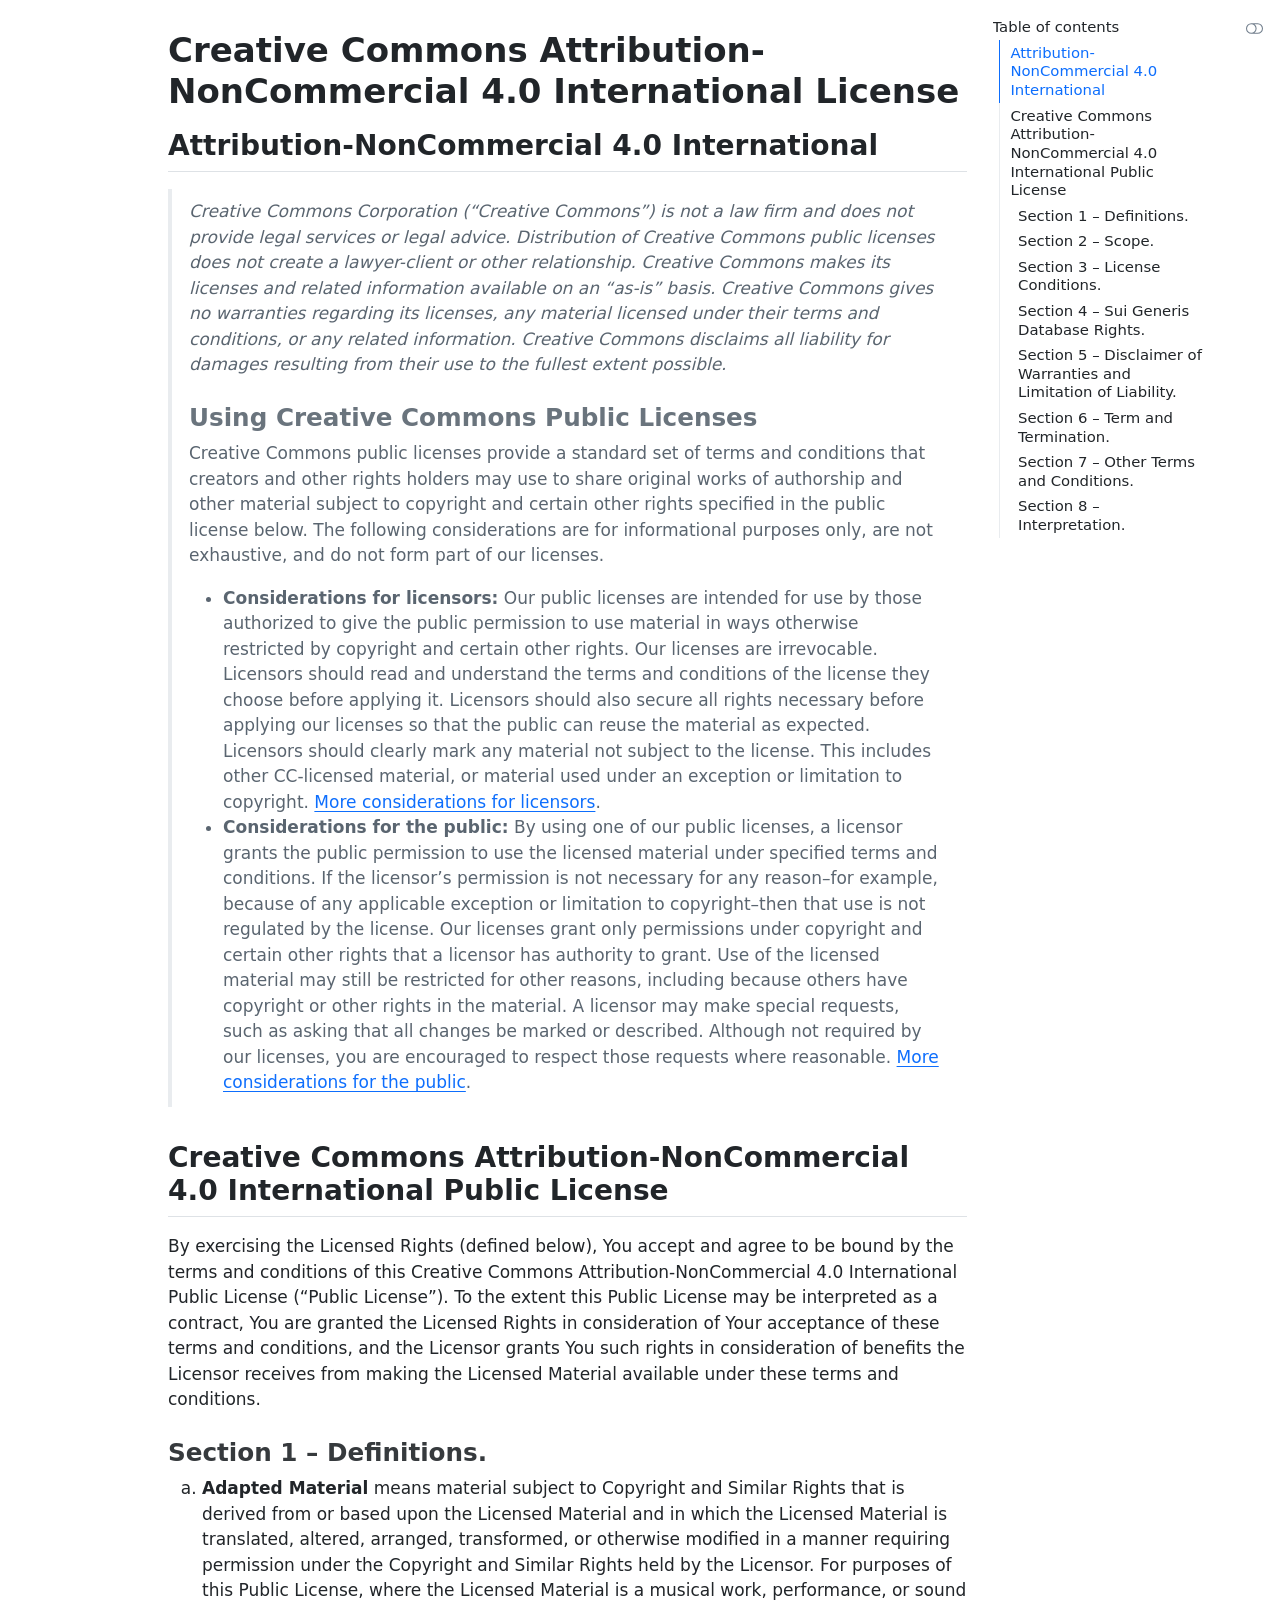
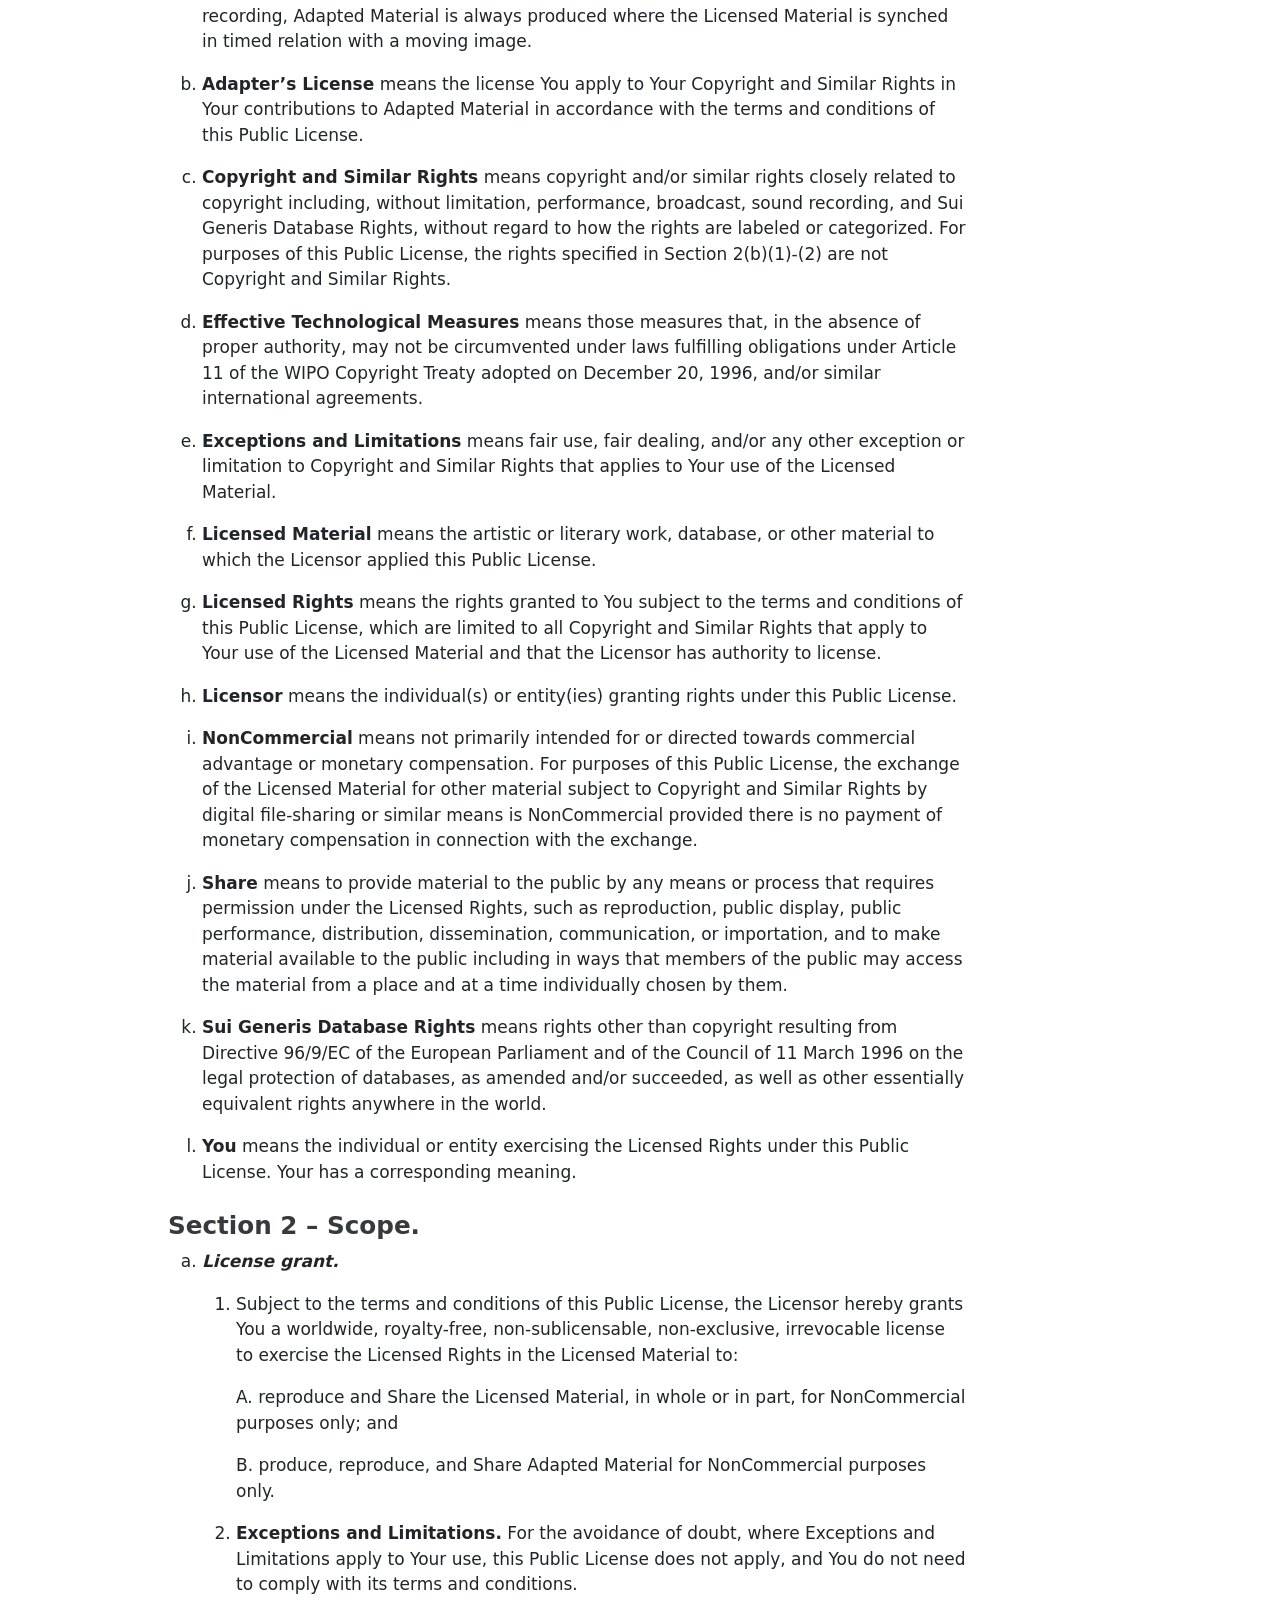
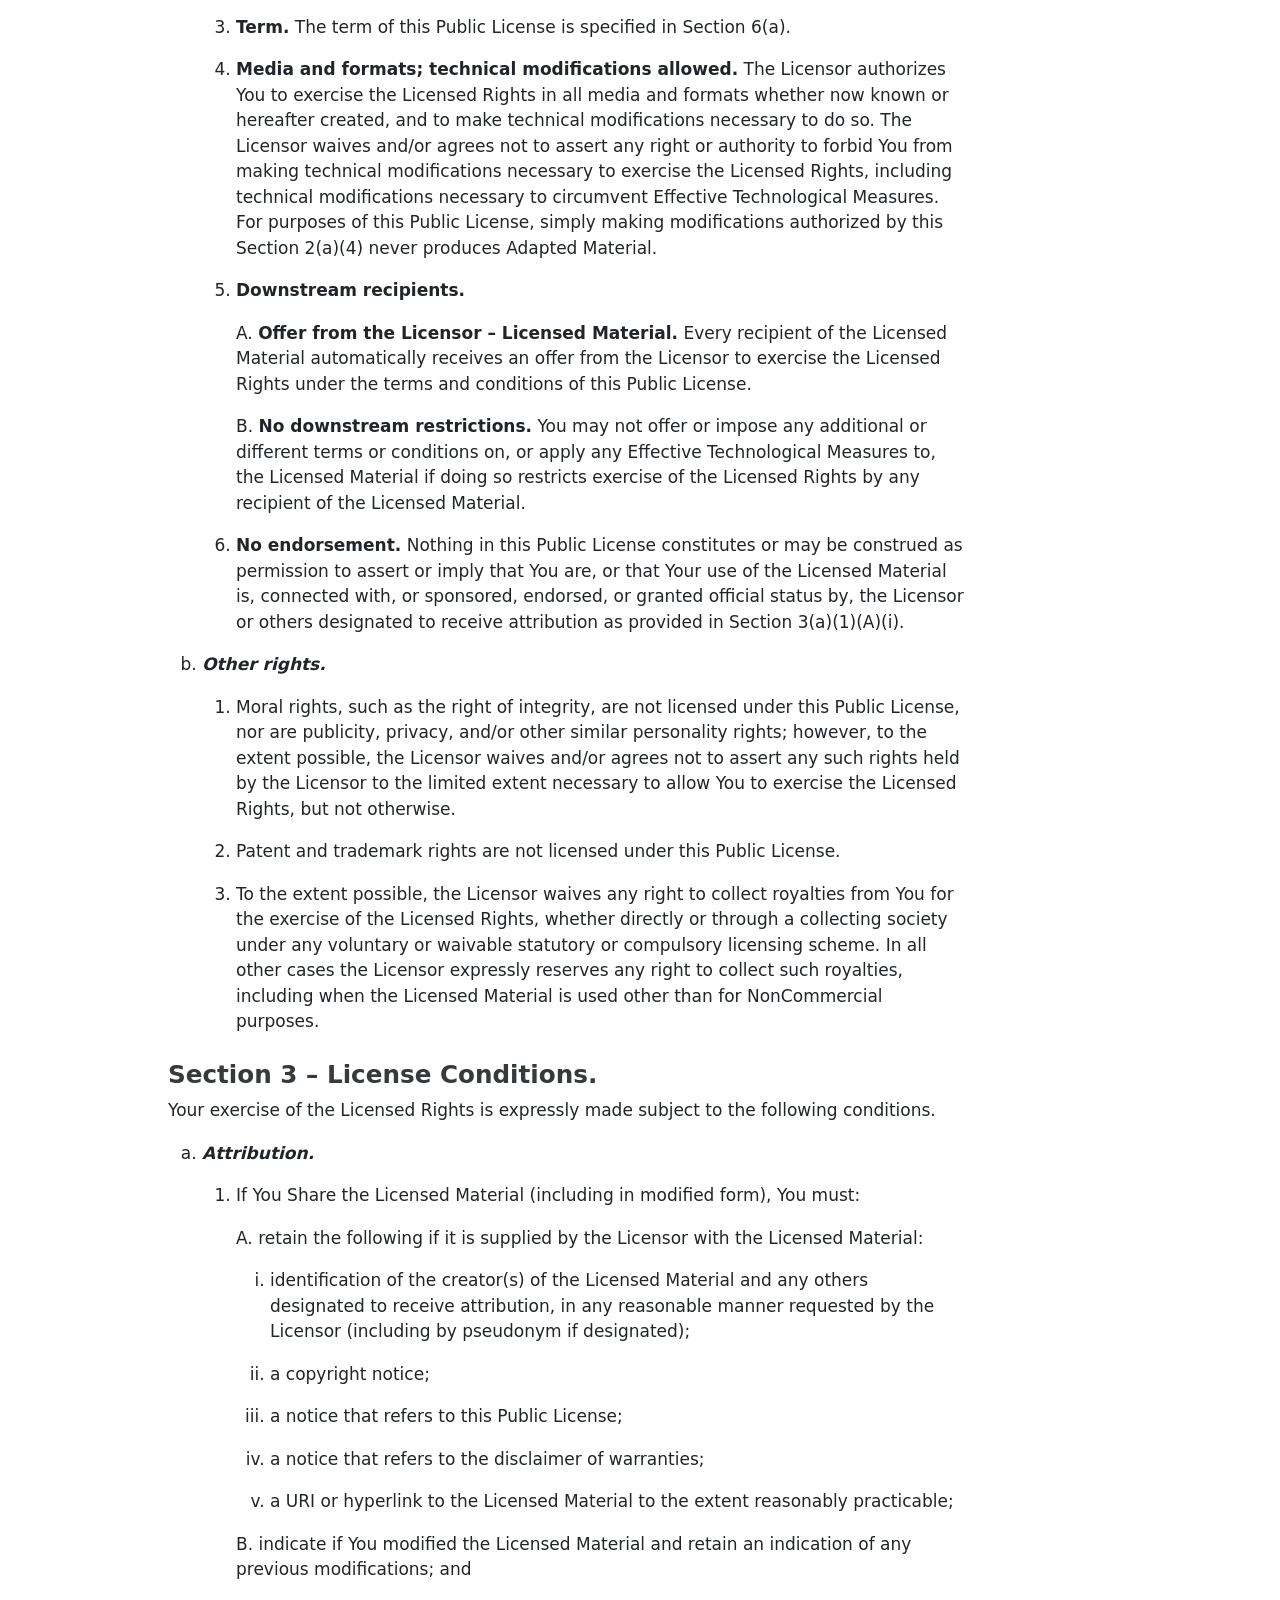
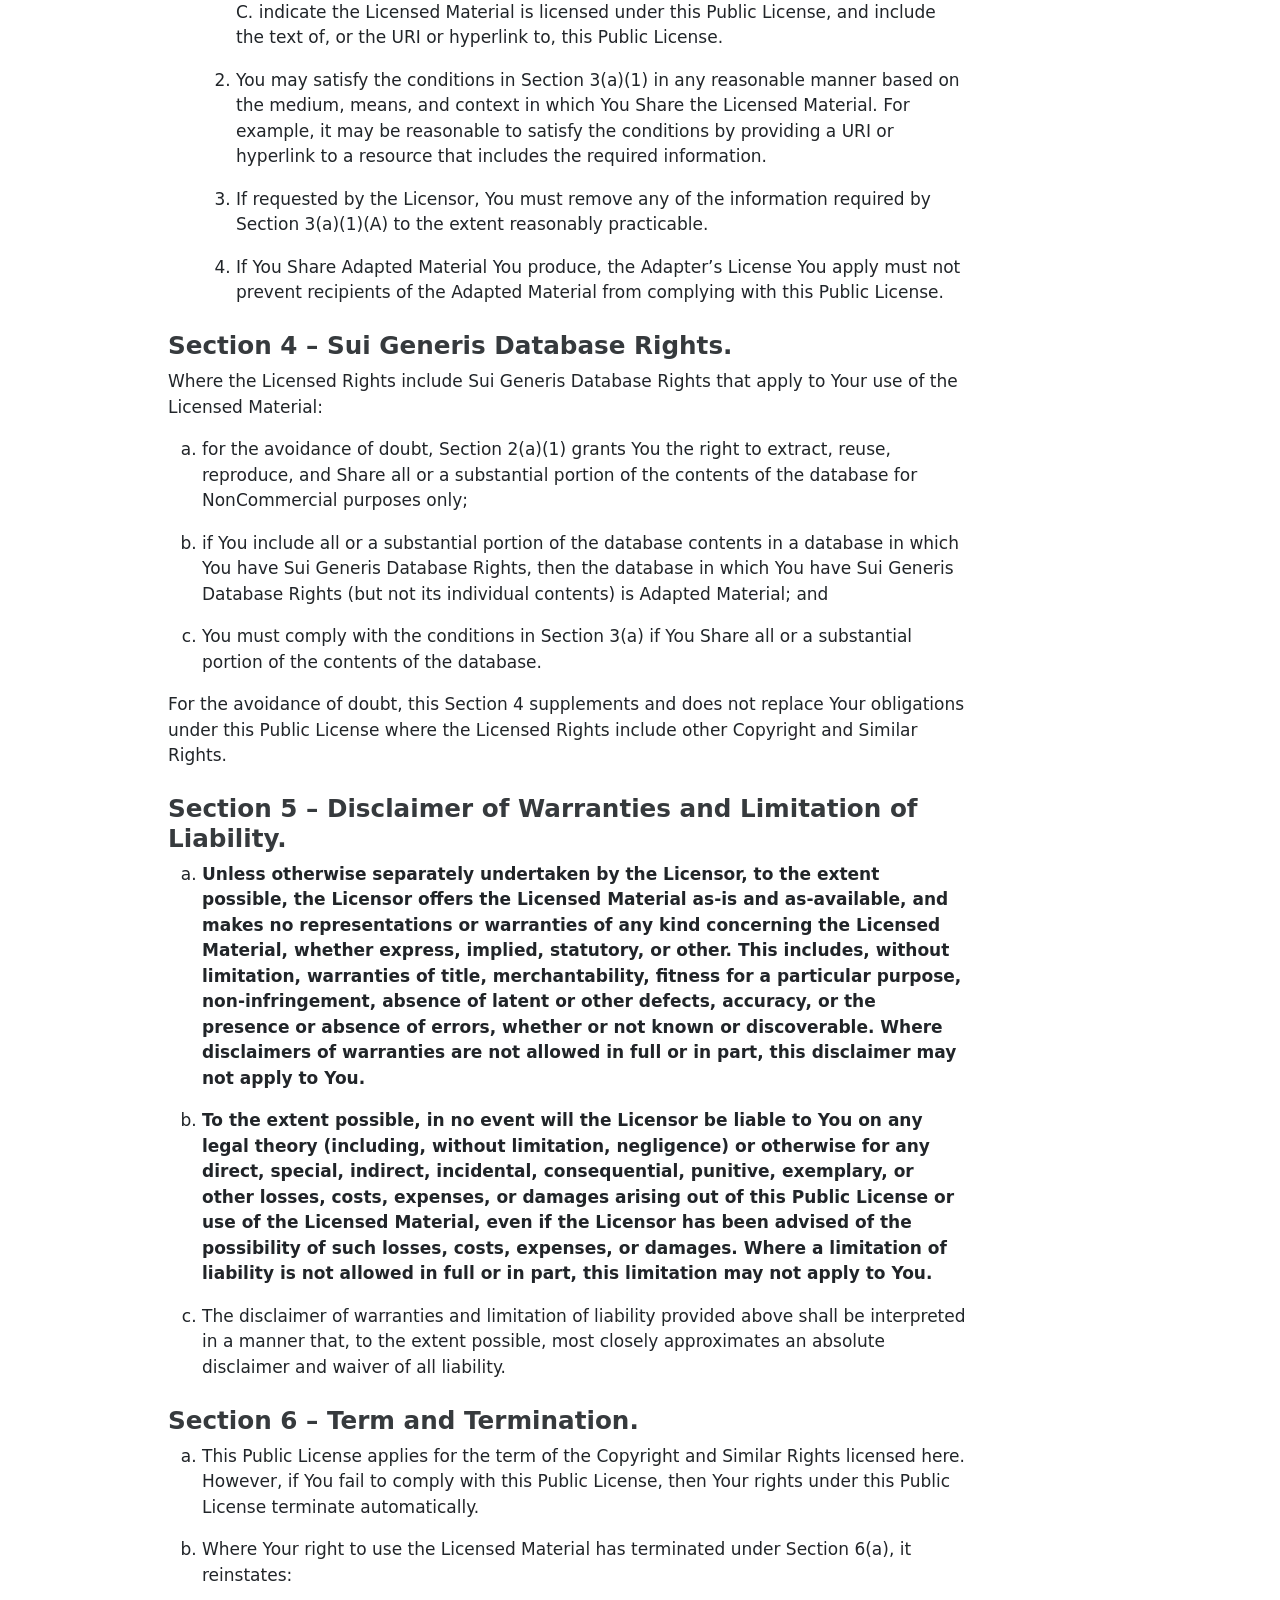
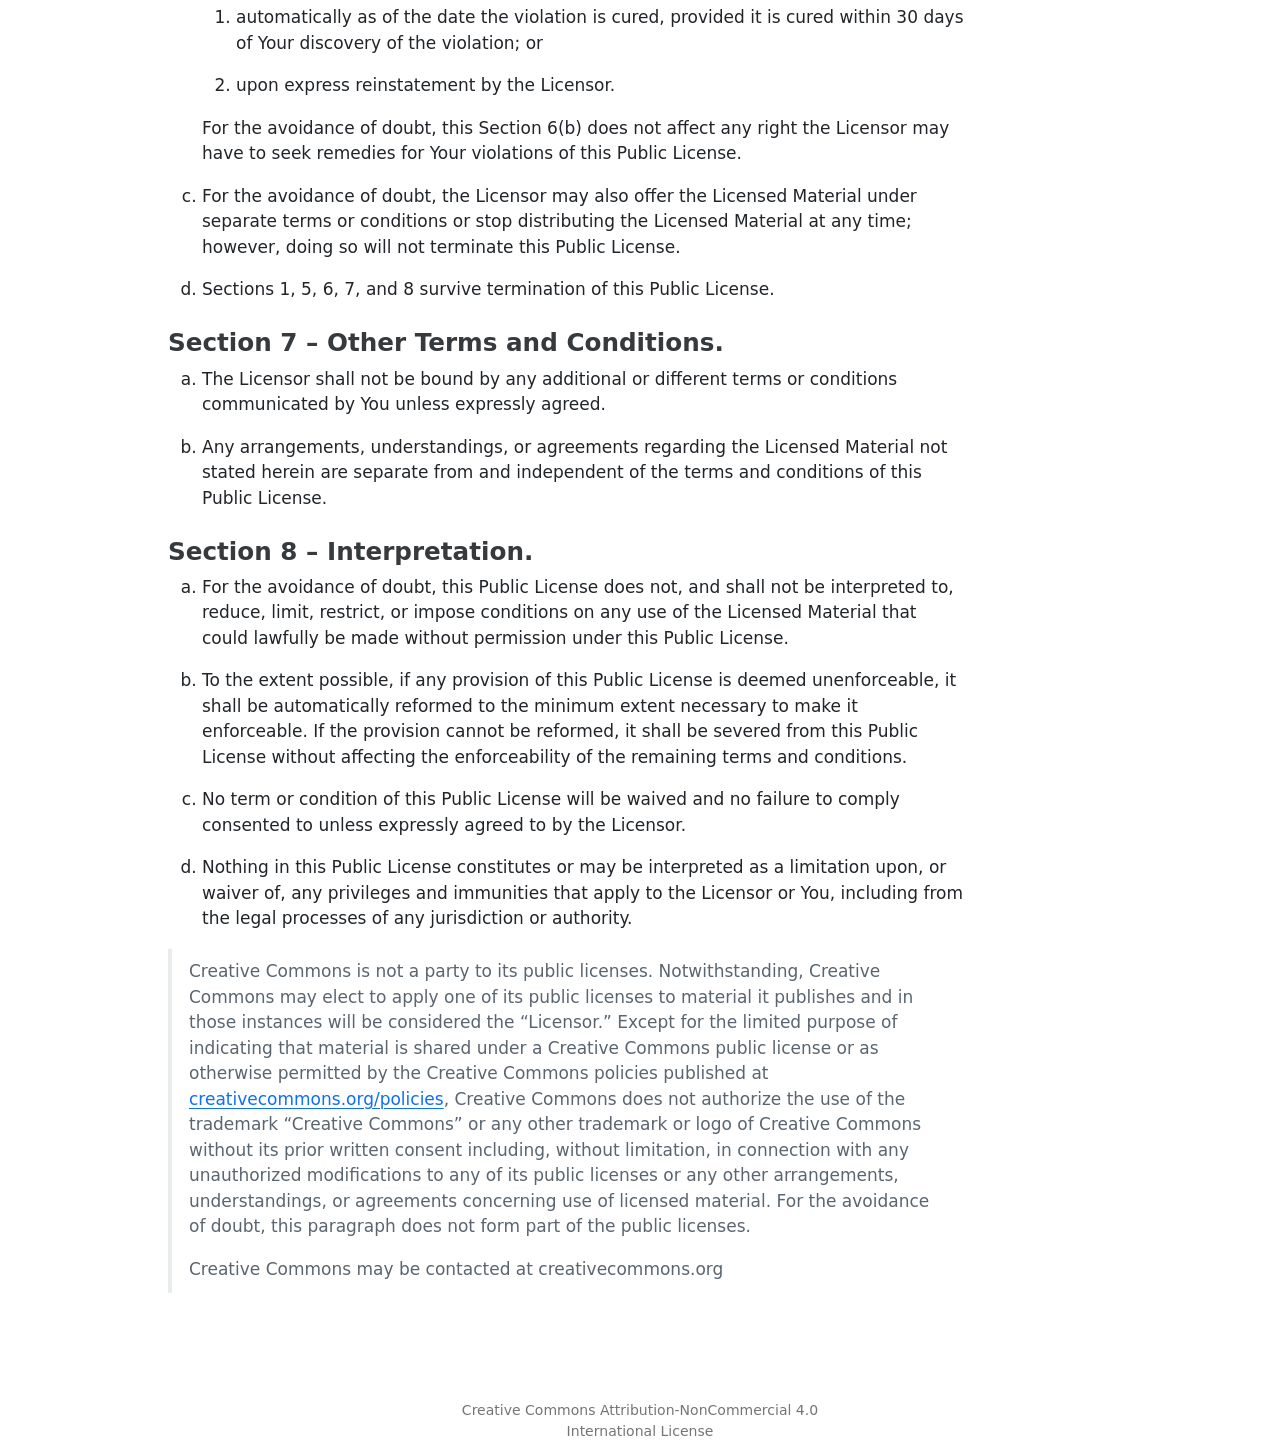
<file: _book/LICENSE.html>
<!DOCTYPE html>
<html xmlns="http://www.w3.org/1999/xhtml" lang="en" xml:lang="en"><head>

<meta charset="utf-8">
<meta name="generator" content="quarto-1.7.33">

<meta name="viewport" content="width=device-width, initial-scale=1.0, user-scalable=yes">


<title>Creative Commons Attribution-NonCommercial 4.0 International License – Computer Science Notebook</title>
<style>
code{white-space: pre-wrap;}
span.smallcaps{font-variant: small-caps;}
div.columns{display: flex; gap: min(4vw, 1.5em);}
div.column{flex: auto; overflow-x: auto;}
div.hanging-indent{margin-left: 1.5em; text-indent: -1.5em;}
ul.task-list{list-style: none;}
ul.task-list li input[type="checkbox"] {
  width: 0.8em;
  margin: 0 0.8em 0.2em -1em; /* quarto-specific, see https://github.com/quarto-dev/quarto-cli/issues/4556 */ 
  vertical-align: middle;
}
</style>


<script src="site_libs/quarto-nav/quarto-nav.js"></script>
<script src="site_libs/quarto-nav/headroom.min.js"></script>
<script src="site_libs/clipboard/clipboard.min.js"></script>
<script src="site_libs/quarto-search/autocomplete.umd.js"></script>
<script src="site_libs/quarto-search/fuse.min.js"></script>
<script src="site_libs/quarto-search/quarto-search.js"></script>
<meta name="quarto:offset" content="./">
<link href="./images/coffee-icon-64.png" rel="icon" type="image/png">
<script src="site_libs/quarto-html/quarto.js" type="module"></script>
<script src="site_libs/quarto-html/tabsets/tabsets.js" type="module"></script>
<script src="site_libs/quarto-html/popper.min.js"></script>
<script src="site_libs/quarto-html/tippy.umd.min.js"></script>
<script src="site_libs/quarto-html/anchor.min.js"></script>
<link href="site_libs/quarto-html/tippy.css" rel="stylesheet">
<link href="site_libs/quarto-html/quarto-syntax-highlighting-ea385d0e468b0dd5ea5bf0780b1290d9.css" rel="stylesheet" class="quarto-color-scheme" id="quarto-text-highlighting-styles">
<link href="site_libs/quarto-html/quarto-syntax-highlighting-dark-bc185b5c5bdbcb35c2eb49d8a876ef70.css" rel="stylesheet" class="quarto-color-scheme quarto-color-alternate" id="quarto-text-highlighting-styles">
<link href="site_libs/quarto-html/quarto-syntax-highlighting-ea385d0e468b0dd5ea5bf0780b1290d9.css" rel="stylesheet" class="quarto-color-scheme-extra" id="quarto-text-highlighting-styles">
<script src="site_libs/bootstrap/bootstrap.min.js"></script>
<link href="site_libs/bootstrap/bootstrap-icons.css" rel="stylesheet">
<link href="site_libs/bootstrap/bootstrap-785a97f31b5b63a08458a4839025b956.min.css" rel="stylesheet" append-hash="true" class="quarto-color-scheme" id="quarto-bootstrap" data-mode="light">
<link href="site_libs/bootstrap/bootstrap-dark-f3d026ef707c7ce16c51404e637f5df3.min.css" rel="stylesheet" append-hash="true" class="quarto-color-scheme quarto-color-alternate" id="quarto-bootstrap" data-mode="dark">
<link href="site_libs/bootstrap/bootstrap-785a97f31b5b63a08458a4839025b956.min.css" rel="stylesheet" append-hash="true" class="quarto-color-scheme-extra" id="quarto-bootstrap" data-mode="light">
<script id="quarto-search-options" type="application/json">{
  "location": "sidebar",
  "copy-button": false,
  "collapse-after": 3,
  "panel-placement": "start",
  "type": "textbox",
  "limit": 50,
  "keyboard-shortcut": [
    "f",
    "/",
    "s"
  ],
  "show-item-context": false,
  "language": {
    "search-no-results-text": "No results",
    "search-matching-documents-text": "matching documents",
    "search-copy-link-title": "Copy link to search",
    "search-hide-matches-text": "Hide additional matches",
    "search-more-match-text": "more match in this document",
    "search-more-matches-text": "more matches in this document",
    "search-clear-button-title": "Clear",
    "search-text-placeholder": "",
    "search-detached-cancel-button-title": "Cancel",
    "search-submit-button-title": "Submit",
    "search-label": "Search"
  }
}</script>


<link rel="stylesheet" href="styles.css">
</head>

<body class="quarto-light"><script id="quarto-html-before-body" type="application/javascript">
    const toggleBodyColorMode = (bsSheetEl) => {
      const mode = bsSheetEl.getAttribute("data-mode");
      const bodyEl = window.document.querySelector("body");
      if (mode === "dark") {
        bodyEl.classList.add("quarto-dark");
        bodyEl.classList.remove("quarto-light");
      } else {
        bodyEl.classList.add("quarto-light");
        bodyEl.classList.remove("quarto-dark");
      }
    }
    const toggleBodyColorPrimary = () => {
      const bsSheetEl = window.document.querySelector("link#quarto-bootstrap:not([rel=disabled-stylesheet])");
      if (bsSheetEl) {
        toggleBodyColorMode(bsSheetEl);
      }
    }
    const setColorSchemeToggle = (alternate) => {
      const toggles = window.document.querySelectorAll('.quarto-color-scheme-toggle');
      for (let i=0; i < toggles.length; i++) {
        const toggle = toggles[i];
        if (toggle) {
          if (alternate) {
            toggle.classList.add("alternate");
          } else {
            toggle.classList.remove("alternate");
          }
        }
      }
    };
    const toggleColorMode = (alternate) => {
      // Switch the stylesheets
      const primaryStylesheets = window.document.querySelectorAll('link.quarto-color-scheme:not(.quarto-color-alternate)');
      const alternateStylesheets = window.document.querySelectorAll('link.quarto-color-scheme.quarto-color-alternate');
      manageTransitions('#quarto-margin-sidebar .nav-link', false);
      if (alternate) {
        // note: dark is layered on light, we don't disable primary!
        enableStylesheet(alternateStylesheets);
        for (const sheetNode of alternateStylesheets) {
          if (sheetNode.id === "quarto-bootstrap") {
            toggleBodyColorMode(sheetNode);
          }
        }
      } else {
        disableStylesheet(alternateStylesheets);
        enableStylesheet(primaryStylesheets)
        toggleBodyColorPrimary();
      }
      manageTransitions('#quarto-margin-sidebar .nav-link', true);
      // Switch the toggles
      setColorSchemeToggle(alternate)
      // Hack to workaround the fact that safari doesn't
      // properly recolor the scrollbar when toggling (#1455)
      if (navigator.userAgent.indexOf('Safari') > 0 && navigator.userAgent.indexOf('Chrome') == -1) {
        manageTransitions("body", false);
        window.scrollTo(0, 1);
        setTimeout(() => {
          window.scrollTo(0, 0);
          manageTransitions("body", true);
        }, 40);
      }
    }
    const disableStylesheet = (stylesheets) => {
      for (let i=0; i < stylesheets.length; i++) {
        const stylesheet = stylesheets[i];
        stylesheet.rel = 'disabled-stylesheet';
      }
    }
    const enableStylesheet = (stylesheets) => {
      for (let i=0; i < stylesheets.length; i++) {
        const stylesheet = stylesheets[i];
        if(stylesheet.rel !== 'stylesheet') { // for Chrome, which will still FOUC without this check
          stylesheet.rel = 'stylesheet';
        }
      }
    }
    const manageTransitions = (selector, allowTransitions) => {
      const els = window.document.querySelectorAll(selector);
      for (let i=0; i < els.length; i++) {
        const el = els[i];
        if (allowTransitions) {
          el.classList.remove('notransition');
        } else {
          el.classList.add('notransition');
        }
      }
    }
    const isFileUrl = () => {
      return window.location.protocol === 'file:';
    }
    const hasAlternateSentinel = () => {
      let styleSentinel = getColorSchemeSentinel();
      if (styleSentinel !== null) {
        return styleSentinel === "alternate";
      } else {
        return false;
      }
    }
    const setStyleSentinel = (alternate) => {
      const value = alternate ? "alternate" : "default";
      if (!isFileUrl()) {
        window.localStorage.setItem("quarto-color-scheme", value);
      } else {
        localAlternateSentinel = value;
      }
    }
    const getColorSchemeSentinel = () => {
      if (!isFileUrl()) {
        const storageValue = window.localStorage.getItem("quarto-color-scheme");
        return storageValue != null ? storageValue : localAlternateSentinel;
      } else {
        return localAlternateSentinel;
      }
    }
    const toggleGiscusIfUsed = (isAlternate, darkModeDefault) => {
      const baseTheme = document.querySelector('#giscus-base-theme')?.value ?? 'light';
      const alternateTheme = document.querySelector('#giscus-alt-theme')?.value ?? 'dark';
      let newTheme = '';
      if(authorPrefersDark) {
        newTheme = isAlternate ? baseTheme : alternateTheme;
      } else {
        newTheme = isAlternate ? alternateTheme : baseTheme;
      }
      const changeGiscusTheme = () => {
        // From: https://github.com/giscus/giscus/issues/336
        const sendMessage = (message) => {
          const iframe = document.querySelector('iframe.giscus-frame');
          if (!iframe) return;
          iframe.contentWindow.postMessage({ giscus: message }, 'https://giscus.app');
        }
        sendMessage({
          setConfig: {
            theme: newTheme
          }
        });
      }
      const isGiscussLoaded = window.document.querySelector('iframe.giscus-frame') !== null;
      if (isGiscussLoaded) {
        changeGiscusTheme();
      }
    };
    const authorPrefersDark = false;
    const darkModeDefault = authorPrefersDark;
      document.querySelector('link#quarto-text-highlighting-styles.quarto-color-scheme-extra').rel = 'disabled-stylesheet';
      document.querySelector('link#quarto-bootstrap.quarto-color-scheme-extra').rel = 'disabled-stylesheet';
    let localAlternateSentinel = darkModeDefault ? 'alternate' : 'default';
    // Dark / light mode switch
    window.quartoToggleColorScheme = () => {
      // Read the current dark / light value
      let toAlternate = !hasAlternateSentinel();
      toggleColorMode(toAlternate);
      setStyleSentinel(toAlternate);
      toggleGiscusIfUsed(toAlternate, darkModeDefault);
      window.dispatchEvent(new Event('resize'));
    };
    // Switch to dark mode if need be
    if (hasAlternateSentinel()) {
      toggleColorMode(true);
    } else {
      toggleColorMode(false);
    }
  </script>

<div id="quarto-search-results"></div>
<!-- content -->
<div id="quarto-content" class="quarto-container page-columns page-rows-contents page-layout-article">
<!-- sidebar -->
<!-- margin-sidebar -->
    <div id="quarto-margin-sidebar" class="sidebar margin-sidebar">
        <nav id="TOC" role="doc-toc" class="toc-active" data-toc-expanded="2">
    <h2 id="toc-title">Table of contents</h2>
   
  <ul>
  <li><a href="#attribution-noncommercial-4.0-international" id="toc-attribution-noncommercial-4.0-international" class="nav-link active" data-scroll-target="#attribution-noncommercial-4.0-international">Attribution-NonCommercial 4.0 International</a></li>
  <li><a href="#creative-commons-attribution-noncommercial-4.0-international-public-license" id="toc-creative-commons-attribution-noncommercial-4.0-international-public-license" class="nav-link" data-scroll-target="#creative-commons-attribution-noncommercial-4.0-international-public-license">Creative Commons Attribution-NonCommercial 4.0 International Public License</a>
  <ul>
  <li><a href="#section-1-definitions." id="toc-section-1-definitions." class="nav-link" data-scroll-target="#section-1-definitions.">Section 1 – Definitions.</a></li>
  <li><a href="#section-2-scope." id="toc-section-2-scope." class="nav-link" data-scroll-target="#section-2-scope.">Section 2 – Scope.</a></li>
  <li><a href="#section-3-license-conditions." id="toc-section-3-license-conditions." class="nav-link" data-scroll-target="#section-3-license-conditions.">Section 3 – License Conditions.</a></li>
  <li><a href="#section-4-sui-generis-database-rights." id="toc-section-4-sui-generis-database-rights." class="nav-link" data-scroll-target="#section-4-sui-generis-database-rights.">Section 4 – Sui Generis Database Rights.</a></li>
  <li><a href="#section-5-disclaimer-of-warranties-and-limitation-of-liability." id="toc-section-5-disclaimer-of-warranties-and-limitation-of-liability." class="nav-link" data-scroll-target="#section-5-disclaimer-of-warranties-and-limitation-of-liability.">Section 5 – Disclaimer of Warranties and Limitation of Liability.</a></li>
  <li><a href="#section-6-term-and-termination." id="toc-section-6-term-and-termination." class="nav-link" data-scroll-target="#section-6-term-and-termination.">Section 6 – Term and Termination.</a></li>
  <li><a href="#section-7-other-terms-and-conditions." id="toc-section-7-other-terms-and-conditions." class="nav-link" data-scroll-target="#section-7-other-terms-and-conditions.">Section 7 – Other Terms and Conditions.</a></li>
  <li><a href="#section-8-interpretation." id="toc-section-8-interpretation." class="nav-link" data-scroll-target="#section-8-interpretation.">Section 8 – Interpretation.</a></li>
  </ul></li>
  </ul>
</nav>
    </div>
<!-- main -->
<main class="content" id="quarto-document-content">


<header id="title-block-header" class="quarto-title-block default">
<div class="quarto-title">
<h1 class="title">Creative Commons Attribution-NonCommercial 4.0 International License</h1>
</div>



<div class="quarto-title-meta">

    
  
    
  </div>
  


</header>


<section id="attribution-noncommercial-4.0-international" class="level2">
<h2 class="anchored" data-anchor-id="attribution-noncommercial-4.0-international">Attribution-NonCommercial 4.0 International</h2>
<blockquote class="blockquote">
<p><em>Creative Commons Corporation (“Creative Commons”) is not a law firm and does not provide legal services or legal advice. Distribution of Creative Commons public licenses does not create a lawyer-client or other relationship. Creative Commons makes its licenses and related information available on an “as-is” basis. Creative Commons gives no warranties regarding its licenses, any material licensed under their terms and conditions, or any related information. Creative Commons disclaims all liability for damages resulting from their use to the fullest extent possible.</em></p>
<h3 id="using-creative-commons-public-licenses" class="anchored">Using Creative Commons Public Licenses</h3>
<p>Creative Commons public licenses provide a standard set of terms and conditions that creators and other rights holders may use to share original works of authorship and other material subject to copyright and certain other rights specified in the public license below. The following considerations are for informational purposes only, are not exhaustive, and do not form part of our licenses.</p>
<ul>
<li><p><strong>Considerations for licensors:</strong> Our public licenses are intended for use by those authorized to give the public permission to use material in ways otherwise restricted by copyright and certain other rights. Our licenses are irrevocable. Licensors should read and understand the terms and conditions of the license they choose before applying it. Licensors should also secure all rights necessary before applying our licenses so that the public can reuse the material as expected. Licensors should clearly mark any material not subject to the license. This includes other CC-licensed material, or material used under an exception or limitation to copyright. <a href="http://wiki.creativecommons.org/Considerations_for_licensors_and_licensees#Considerations_for_licensors">More considerations for licensors</a>.</p></li>
<li><p><strong>Considerations for the public:</strong> By using one of our public licenses, a licensor grants the public permission to use the licensed material under specified terms and conditions. If the licensor’s permission is not necessary for any reason–for example, because of any applicable exception or limitation to copyright–then that use is not regulated by the license. Our licenses grant only permissions under copyright and certain other rights that a licensor has authority to grant. Use of the licensed material may still be restricted for other reasons, including because others have copyright or other rights in the material. A licensor may make special requests, such as asking that all changes be marked or described. Although not required by our licenses, you are encouraged to respect those requests where reasonable. <a href="http://wiki.creativecommons.org/Considerations_for_licensors_and_licensees#Considerations_for_licensees">More considerations for the public</a>.</p></li>
</ul>
</blockquote>
</section>
<section id="creative-commons-attribution-noncommercial-4.0-international-public-license" class="level2">
<h2 class="anchored" data-anchor-id="creative-commons-attribution-noncommercial-4.0-international-public-license">Creative Commons Attribution-NonCommercial 4.0 International Public License</h2>
<p>By exercising the Licensed Rights (defined below), You accept and agree to be bound by the terms and conditions of this Creative Commons Attribution-NonCommercial 4.0 International Public License (“Public License”). To the extent this Public License may be interpreted as a contract, You are granted the Licensed Rights in consideration of Your acceptance of these terms and conditions, and the Licensor grants You such rights in consideration of benefits the Licensor receives from making the Licensed Material available under these terms and conditions.</p>
<section id="section-1-definitions." class="level3">
<h3 class="anchored" data-anchor-id="section-1-definitions.">Section 1 – Definitions.</h3>
<ol type="a">
<li><p><strong>Adapted Material</strong> means material subject to Copyright and Similar Rights that is derived from or based upon the Licensed Material and in which the Licensed Material is translated, altered, arranged, transformed, or otherwise modified in a manner requiring permission under the Copyright and Similar Rights held by the Licensor. For purposes of this Public License, where the Licensed Material is a musical work, performance, or sound recording, Adapted Material is always produced where the Licensed Material is synched in timed relation with a moving image.</p></li>
<li><p><strong>Adapter’s License</strong> means the license You apply to Your Copyright and Similar Rights in Your contributions to Adapted Material in accordance with the terms and conditions of this Public License.</p></li>
<li><p><strong>Copyright and Similar Rights</strong> means copyright and/or similar rights closely related to copyright including, without limitation, performance, broadcast, sound recording, and Sui Generis Database Rights, without regard to how the rights are labeled or categorized. For purposes of this Public License, the rights specified in Section 2(b)(1)-(2) are not Copyright and Similar Rights.</p></li>
<li><p><strong>Effective Technological Measures</strong> means those measures that, in the absence of proper authority, may not be circumvented under laws fulfilling obligations under Article 11 of the WIPO Copyright Treaty adopted on December 20, 1996, and/or similar international agreements.</p></li>
<li><p><strong>Exceptions and Limitations</strong> means fair use, fair dealing, and/or any other exception or limitation to Copyright and Similar Rights that applies to Your use of the Licensed Material.</p></li>
<li><p><strong>Licensed Material</strong> means the artistic or literary work, database, or other material to which the Licensor applied this Public License.</p></li>
<li><p><strong>Licensed Rights</strong> means the rights granted to You subject to the terms and conditions of this Public License, which are limited to all Copyright and Similar Rights that apply to Your use of the Licensed Material and that the Licensor has authority to license.</p></li>
<li><p><strong>Licensor</strong> means the individual(s) or entity(ies) granting rights under this Public License.</p></li>
<li><p><strong>NonCommercial</strong> means not primarily intended for or directed towards commercial advantage or monetary compensation. For purposes of this Public License, the exchange of the Licensed Material for other material subject to Copyright and Similar Rights by digital file-sharing or similar means is NonCommercial provided there is no payment of monetary compensation in connection with the exchange.</p></li>
<li><p><strong>Share</strong> means to provide material to the public by any means or process that requires permission under the Licensed Rights, such as reproduction, public display, public performance, distribution, dissemination, communication, or importation, and to make material available to the public including in ways that members of the public may access the material from a place and at a time individually chosen by them.</p></li>
<li><p><strong>Sui Generis Database Rights</strong> means rights other than copyright resulting from Directive 96/9/EC of the European Parliament and of the Council of 11 March 1996 on the legal protection of databases, as amended and/or succeeded, as well as other essentially equivalent rights anywhere in the world.</p></li>
<li><p><strong>You</strong> means the individual or entity exercising the Licensed Rights under this Public License. Your has a corresponding meaning.</p></li>
</ol>
</section>
<section id="section-2-scope." class="level3">
<h3 class="anchored" data-anchor-id="section-2-scope.">Section 2 – Scope.</h3>
<ol type="a">
<li><p><strong><em>License grant.</em></strong></p>
<ol type="1">
<li><p>Subject to the terms and conditions of this Public License, the Licensor hereby grants You a worldwide, royalty-free, non-sublicensable, non-exclusive, irrevocable license to exercise the Licensed Rights in the Licensed Material to:</p>
<p>A. reproduce and Share the Licensed Material, in whole or in part, for NonCommercial purposes only; and</p>
<p>B. produce, reproduce, and Share Adapted Material for NonCommercial purposes only.</p></li>
<li><p><strong>Exceptions and Limitations.</strong> For the avoidance of doubt, where Exceptions and Limitations apply to Your use, this Public License does not apply, and You do not need to comply with its terms and conditions.</p></li>
<li><p><strong>Term.</strong> The term of this Public License is specified in Section 6(a).</p></li>
<li><p><strong>Media and formats; technical modifications allowed.</strong> The Licensor authorizes You to exercise the Licensed Rights in all media and formats whether now known or hereafter created, and to make technical modifications necessary to do so. The Licensor waives and/or agrees not to assert any right or authority to forbid You from making technical modifications necessary to exercise the Licensed Rights, including technical modifications necessary to circumvent Effective Technological Measures. For purposes of this Public License, simply making modifications authorized by this Section 2(a)(4) never produces Adapted Material.</p></li>
<li><p><strong>Downstream recipients.</strong></p>
<p>A. <strong>Offer from the Licensor – Licensed Material.</strong> Every recipient of the Licensed Material automatically receives an offer from the Licensor to exercise the Licensed Rights under the terms and conditions of this Public License.</p>
<p>B. <strong>No downstream restrictions.</strong> You may not offer or impose any additional or different terms or conditions on, or apply any Effective Technological Measures to, the Licensed Material if doing so restricts exercise of the Licensed Rights by any recipient of the Licensed Material.</p></li>
<li><p><strong>No endorsement.</strong> Nothing in this Public License constitutes or may be construed as permission to assert or imply that You are, or that Your use of the Licensed Material is, connected with, or sponsored, endorsed, or granted official status by, the Licensor or others designated to receive attribution as provided in Section 3(a)(1)(A)(i).</p></li>
</ol></li>
<li><p><strong><em>Other rights.</em></strong></p>
<ol type="1">
<li><p>Moral rights, such as the right of integrity, are not licensed under this Public License, nor are publicity, privacy, and/or other similar personality rights; however, to the extent possible, the Licensor waives and/or agrees not to assert any such rights held by the Licensor to the limited extent necessary to allow You to exercise the Licensed Rights, but not otherwise.</p></li>
<li><p>Patent and trademark rights are not licensed under this Public License.</p></li>
<li><p>To the extent possible, the Licensor waives any right to collect royalties from You for the exercise of the Licensed Rights, whether directly or through a collecting society under any voluntary or waivable statutory or compulsory licensing scheme. In all other cases the Licensor expressly reserves any right to collect such royalties, including when the Licensed Material is used other than for NonCommercial purposes.</p></li>
</ol></li>
</ol>
</section>
<section id="section-3-license-conditions." class="level3">
<h3 class="anchored" data-anchor-id="section-3-license-conditions.">Section 3 – License Conditions.</h3>
<p>Your exercise of the Licensed Rights is expressly made subject to the following conditions.</p>
<ol type="a">
<li><p><strong><em>Attribution.</em></strong></p>
<ol type="1">
<li><p>If You Share the Licensed Material (including in modified form), You must:</p>
<p>A. retain the following if it is supplied by the Licensor with the Licensed Material:</p>
<ol type="i">
<li><p>identification of the creator(s) of the Licensed Material and any others designated to receive attribution, in any reasonable manner requested by the Licensor (including by pseudonym if designated);</p></li>
<li><p>a copyright notice;</p></li>
<li><p>a notice that refers to this Public License;</p></li>
<li><p>a notice that refers to the disclaimer of warranties;</p></li>
<li><p>a URI or hyperlink to the Licensed Material to the extent reasonably practicable;</p></li>
</ol>
<p>B. indicate if You modified the Licensed Material and retain an indication of any previous modifications; and</p>
<p>C. indicate the Licensed Material is licensed under this Public License, and include the text of, or the URI or hyperlink to, this Public License.</p></li>
<li><p>You may satisfy the conditions in Section 3(a)(1) in any reasonable manner based on the medium, means, and context in which You Share the Licensed Material. For example, it may be reasonable to satisfy the conditions by providing a URI or hyperlink to a resource that includes the required information.</p></li>
<li><p>If requested by the Licensor, You must remove any of the information required by Section 3(a)(1)(A) to the extent reasonably practicable.</p></li>
<li><p>If You Share Adapted Material You produce, the Adapter’s License You apply must not prevent recipients of the Adapted Material from complying with this Public License.</p></li>
</ol></li>
</ol>
</section>
<section id="section-4-sui-generis-database-rights." class="level3">
<h3 class="anchored" data-anchor-id="section-4-sui-generis-database-rights.">Section 4 – Sui Generis Database Rights.</h3>
<p>Where the Licensed Rights include Sui Generis Database Rights that apply to Your use of the Licensed Material:</p>
<ol type="a">
<li><p>for the avoidance of doubt, Section 2(a)(1) grants You the right to extract, reuse, reproduce, and Share all or a substantial portion of the contents of the database for NonCommercial purposes only;</p></li>
<li><p>if You include all or a substantial portion of the database contents in a database in which You have Sui Generis Database Rights, then the database in which You have Sui Generis Database Rights (but not its individual contents) is Adapted Material; and</p></li>
<li><p>You must comply with the conditions in Section 3(a) if You Share all or a substantial portion of the contents of the database.</p></li>
</ol>
<p>For the avoidance of doubt, this Section 4 supplements and does not replace Your obligations under this Public License where the Licensed Rights include other Copyright and Similar Rights.</p>
</section>
<section id="section-5-disclaimer-of-warranties-and-limitation-of-liability." class="level3">
<h3 class="anchored" data-anchor-id="section-5-disclaimer-of-warranties-and-limitation-of-liability.">Section 5 – Disclaimer of Warranties and Limitation of Liability.</h3>
<ol type="a">
<li><p><strong>Unless otherwise separately undertaken by the Licensor, to the extent possible, the Licensor offers the Licensed Material as-is and as-available, and makes no representations or warranties of any kind concerning the Licensed Material, whether express, implied, statutory, or other. This includes, without limitation, warranties of title, merchantability, fitness for a particular purpose, non-infringement, absence of latent or other defects, accuracy, or the presence or absence of errors, whether or not known or discoverable. Where disclaimers of warranties are not allowed in full or in part, this disclaimer may not apply to You.</strong></p></li>
<li><p><strong>To the extent possible, in no event will the Licensor be liable to You on any legal theory (including, without limitation, negligence) or otherwise for any direct, special, indirect, incidental, consequential, punitive, exemplary, or other losses, costs, expenses, or damages arising out of this Public License or use of the Licensed Material, even if the Licensor has been advised of the possibility of such losses, costs, expenses, or damages. Where a limitation of liability is not allowed in full or in part, this limitation may not apply to You.</strong></p></li>
<li><p>The disclaimer of warranties and limitation of liability provided above shall be interpreted in a manner that, to the extent possible, most closely approximates an absolute disclaimer and waiver of all liability.</p></li>
</ol>
</section>
<section id="section-6-term-and-termination." class="level3">
<h3 class="anchored" data-anchor-id="section-6-term-and-termination.">Section 6 – Term and Termination.</h3>
<ol type="a">
<li><p>This Public License applies for the term of the Copyright and Similar Rights licensed here. However, if You fail to comply with this Public License, then Your rights under this Public License terminate automatically.</p></li>
<li><p>Where Your right to use the Licensed Material has terminated under Section 6(a), it reinstates:</p>
<ol type="1">
<li><p>automatically as of the date the violation is cured, provided it is cured within 30 days of Your discovery of the violation; or</p></li>
<li><p>upon express reinstatement by the Licensor.</p></li>
</ol>
<p>For the avoidance of doubt, this Section 6(b) does not affect any right the Licensor may have to seek remedies for Your violations of this Public License.</p></li>
<li><p>For the avoidance of doubt, the Licensor may also offer the Licensed Material under separate terms or conditions or stop distributing the Licensed Material at any time; however, doing so will not terminate this Public License.</p></li>
<li><p>Sections 1, 5, 6, 7, and 8 survive termination of this Public License.</p></li>
</ol>
</section>
<section id="section-7-other-terms-and-conditions." class="level3">
<h3 class="anchored" data-anchor-id="section-7-other-terms-and-conditions.">Section 7 – Other Terms and Conditions.</h3>
<ol type="a">
<li><p>The Licensor shall not be bound by any additional or different terms or conditions communicated by You unless expressly agreed.</p></li>
<li><p>Any arrangements, understandings, or agreements regarding the Licensed Material not stated herein are separate from and independent of the terms and conditions of this Public License.</p></li>
</ol>
</section>
<section id="section-8-interpretation." class="level3">
<h3 class="anchored" data-anchor-id="section-8-interpretation.">Section 8 – Interpretation.</h3>
<ol type="a">
<li><p>For the avoidance of doubt, this Public License does not, and shall not be interpreted to, reduce, limit, restrict, or impose conditions on any use of the Licensed Material that could lawfully be made without permission under this Public License.</p></li>
<li><p>To the extent possible, if any provision of this Public License is deemed unenforceable, it shall be automatically reformed to the minimum extent necessary to make it enforceable. If the provision cannot be reformed, it shall be severed from this Public License without affecting the enforceability of the remaining terms and conditions.</p></li>
<li><p>No term or condition of this Public License will be waived and no failure to comply consented to unless expressly agreed to by the Licensor.</p></li>
<li><p>Nothing in this Public License constitutes or may be interpreted as a limitation upon, or waiver of, any privileges and immunities that apply to the Licensor or You, including from the legal processes of any jurisdiction or authority.</p></li>
</ol>
<blockquote class="blockquote">
<p>Creative Commons is not a party to its public licenses. Notwithstanding, Creative Commons may elect to apply one of its public licenses to material it publishes and in those instances will be considered the “Licensor.” Except for the limited purpose of indicating that material is shared under a Creative Commons public license or as otherwise permitted by the Creative Commons policies published at <a href="http://creativecommons.org/policies">creativecommons.org/policies</a>, Creative Commons does not authorize the use of the trademark “Creative Commons” or any other trademark or logo of Creative Commons without its prior written consent including, without limitation, in connection with any unauthorized modifications to any of its public licenses or any other arrangements, understandings, or agreements concerning use of licensed material. For the avoidance of doubt, this paragraph does not form part of the public licenses.</p>
<p>Creative Commons may be contacted at creativecommons.org</p>
</blockquote>


</section>
</section>

</main> <!-- /main -->
<script id="quarto-html-after-body" type="application/javascript">
  window.document.addEventListener("DOMContentLoaded", function (event) {
    // Ensure there is a toggle, if there isn't float one in the top right
    if (window.document.querySelector('.quarto-color-scheme-toggle') === null) {
      const a = window.document.createElement('a');
      a.classList.add('top-right');
      a.classList.add('quarto-color-scheme-toggle');
      a.href = "";
      a.onclick = function() { try { window.quartoToggleColorScheme(); } catch {} return false; };
      const i = window.document.createElement("i");
      i.classList.add('bi');
      a.appendChild(i);
      window.document.body.appendChild(a);
    }
    setColorSchemeToggle(hasAlternateSentinel())
    const icon = "";
    const anchorJS = new window.AnchorJS();
    anchorJS.options = {
      placement: 'right',
      icon: icon
    };
    anchorJS.add('.anchored');
    const isCodeAnnotation = (el) => {
      for (const clz of el.classList) {
        if (clz.startsWith('code-annotation-')) {                     
          return true;
        }
      }
      return false;
    }
    const onCopySuccess = function(e) {
      // button target
      const button = e.trigger;
      // don't keep focus
      button.blur();
      // flash "checked"
      button.classList.add('code-copy-button-checked');
      var currentTitle = button.getAttribute("title");
      button.setAttribute("title", "Copied!");
      let tooltip;
      if (window.bootstrap) {
        button.setAttribute("data-bs-toggle", "tooltip");
        button.setAttribute("data-bs-placement", "left");
        button.setAttribute("data-bs-title", "Copied!");
        tooltip = new bootstrap.Tooltip(button, 
          { trigger: "manual", 
            customClass: "code-copy-button-tooltip",
            offset: [0, -8]});
        tooltip.show();    
      }
      setTimeout(function() {
        if (tooltip) {
          tooltip.hide();
          button.removeAttribute("data-bs-title");
          button.removeAttribute("data-bs-toggle");
          button.removeAttribute("data-bs-placement");
        }
        button.setAttribute("title", currentTitle);
        button.classList.remove('code-copy-button-checked');
      }, 1000);
      // clear code selection
      e.clearSelection();
    }
    const getTextToCopy = function(trigger) {
        const codeEl = trigger.previousElementSibling.cloneNode(true);
        for (const childEl of codeEl.children) {
          if (isCodeAnnotation(childEl)) {
            childEl.remove();
          }
        }
        return codeEl.innerText;
    }
    const clipboard = new window.ClipboardJS('.code-copy-button:not([data-in-quarto-modal])', {
      text: getTextToCopy
    });
    clipboard.on('success', onCopySuccess);
    if (window.document.getElementById('quarto-embedded-source-code-modal')) {
      const clipboardModal = new window.ClipboardJS('.code-copy-button[data-in-quarto-modal]', {
        text: getTextToCopy,
        container: window.document.getElementById('quarto-embedded-source-code-modal')
      });
      clipboardModal.on('success', onCopySuccess);
    }
      var localhostRegex = new RegExp(/^(?:http|https):\/\/localhost\:?[0-9]*\//);
      var mailtoRegex = new RegExp(/^mailto:/);
        var filterRegex = new RegExp('/' + window.location.host + '/');
      var isInternal = (href) => {
          return filterRegex.test(href) || localhostRegex.test(href) || mailtoRegex.test(href);
      }
      // Inspect non-navigation links and adorn them if external
     var links = window.document.querySelectorAll('a[href]:not(.nav-link):not(.navbar-brand):not(.toc-action):not(.sidebar-link):not(.sidebar-item-toggle):not(.pagination-link):not(.no-external):not([aria-hidden]):not(.dropdown-item):not(.quarto-navigation-tool):not(.about-link)');
      for (var i=0; i<links.length; i++) {
        const link = links[i];
        if (!isInternal(link.href)) {
          // undo the damage that might have been done by quarto-nav.js in the case of
          // links that we want to consider external
          if (link.dataset.originalHref !== undefined) {
            link.href = link.dataset.originalHref;
          }
        }
      }
    function tippyHover(el, contentFn, onTriggerFn, onUntriggerFn) {
      const config = {
        allowHTML: true,
        maxWidth: 500,
        delay: 100,
        arrow: false,
        appendTo: function(el) {
            return el.parentElement;
        },
        interactive: true,
        interactiveBorder: 10,
        theme: 'quarto',
        placement: 'bottom-start',
      };
      if (contentFn) {
        config.content = contentFn;
      }
      if (onTriggerFn) {
        config.onTrigger = onTriggerFn;
      }
      if (onUntriggerFn) {
        config.onUntrigger = onUntriggerFn;
      }
      window.tippy(el, config); 
    }
    const noterefs = window.document.querySelectorAll('a[role="doc-noteref"]');
    for (var i=0; i<noterefs.length; i++) {
      const ref = noterefs[i];
      tippyHover(ref, function() {
        // use id or data attribute instead here
        let href = ref.getAttribute('data-footnote-href') || ref.getAttribute('href');
        try { href = new URL(href).hash; } catch {}
        const id = href.replace(/^#\/?/, "");
        const note = window.document.getElementById(id);
        if (note) {
          return note.innerHTML;
        } else {
          return "";
        }
      });
    }
    const xrefs = window.document.querySelectorAll('a.quarto-xref');
    const processXRef = (id, note) => {
      // Strip column container classes
      const stripColumnClz = (el) => {
        el.classList.remove("page-full", "page-columns");
        if (el.children) {
          for (const child of el.children) {
            stripColumnClz(child);
          }
        }
      }
      stripColumnClz(note)
      if (id === null || id.startsWith('sec-')) {
        // Special case sections, only their first couple elements
        const container = document.createElement("div");
        if (note.children && note.children.length > 2) {
          container.appendChild(note.children[0].cloneNode(true));
          for (let i = 1; i < note.children.length; i++) {
            const child = note.children[i];
            if (child.tagName === "P" && child.innerText === "") {
              continue;
            } else {
              container.appendChild(child.cloneNode(true));
              break;
            }
          }
          if (window.Quarto?.typesetMath) {
            window.Quarto.typesetMath(container);
          }
          return container.innerHTML
        } else {
          if (window.Quarto?.typesetMath) {
            window.Quarto.typesetMath(note);
          }
          return note.innerHTML;
        }
      } else {
        // Remove any anchor links if they are present
        const anchorLink = note.querySelector('a.anchorjs-link');
        if (anchorLink) {
          anchorLink.remove();
        }
        if (window.Quarto?.typesetMath) {
          window.Quarto.typesetMath(note);
        }
        if (note.classList.contains("callout")) {
          return note.outerHTML;
        } else {
          return note.innerHTML;
        }
      }
    }
    for (var i=0; i<xrefs.length; i++) {
      const xref = xrefs[i];
      tippyHover(xref, undefined, function(instance) {
        instance.disable();
        let url = xref.getAttribute('href');
        let hash = undefined; 
        if (url.startsWith('#')) {
          hash = url;
        } else {
          try { hash = new URL(url).hash; } catch {}
        }
        if (hash) {
          const id = hash.replace(/^#\/?/, "");
          const note = window.document.getElementById(id);
          if (note !== null) {
            try {
              const html = processXRef(id, note.cloneNode(true));
              instance.setContent(html);
            } finally {
              instance.enable();
              instance.show();
            }
          } else {
            // See if we can fetch this
            fetch(url.split('#')[0])
            .then(res => res.text())
            .then(html => {
              const parser = new DOMParser();
              const htmlDoc = parser.parseFromString(html, "text/html");
              const note = htmlDoc.getElementById(id);
              if (note !== null) {
                const html = processXRef(id, note);
                instance.setContent(html);
              } 
            }).finally(() => {
              instance.enable();
              instance.show();
            });
          }
        } else {
          // See if we can fetch a full url (with no hash to target)
          // This is a special case and we should probably do some content thinning / targeting
          fetch(url)
          .then(res => res.text())
          .then(html => {
            const parser = new DOMParser();
            const htmlDoc = parser.parseFromString(html, "text/html");
            const note = htmlDoc.querySelector('main.content');
            if (note !== null) {
              // This should only happen for chapter cross references
              // (since there is no id in the URL)
              // remove the first header
              if (note.children.length > 0 && note.children[0].tagName === "HEADER") {
                note.children[0].remove();
              }
              const html = processXRef(null, note);
              instance.setContent(html);
            } 
          }).finally(() => {
            instance.enable();
            instance.show();
          });
        }
      }, function(instance) {
      });
    }
        let selectedAnnoteEl;
        const selectorForAnnotation = ( cell, annotation) => {
          let cellAttr = 'data-code-cell="' + cell + '"';
          let lineAttr = 'data-code-annotation="' +  annotation + '"';
          const selector = 'span[' + cellAttr + '][' + lineAttr + ']';
          return selector;
        }
        const selectCodeLines = (annoteEl) => {
          const doc = window.document;
          const targetCell = annoteEl.getAttribute("data-target-cell");
          const targetAnnotation = annoteEl.getAttribute("data-target-annotation");
          const annoteSpan = window.document.querySelector(selectorForAnnotation(targetCell, targetAnnotation));
          const lines = annoteSpan.getAttribute("data-code-lines").split(",");
          const lineIds = lines.map((line) => {
            return targetCell + "-" + line;
          })
          let top = null;
          let height = null;
          let parent = null;
          if (lineIds.length > 0) {
              //compute the position of the single el (top and bottom and make a div)
              const el = window.document.getElementById(lineIds[0]);
              top = el.offsetTop;
              height = el.offsetHeight;
              parent = el.parentElement.parentElement;
            if (lineIds.length > 1) {
              const lastEl = window.document.getElementById(lineIds[lineIds.length - 1]);
              const bottom = lastEl.offsetTop + lastEl.offsetHeight;
              height = bottom - top;
            }
            if (top !== null && height !== null && parent !== null) {
              // cook up a div (if necessary) and position it 
              let div = window.document.getElementById("code-annotation-line-highlight");
              if (div === null) {
                div = window.document.createElement("div");
                div.setAttribute("id", "code-annotation-line-highlight");
                div.style.position = 'absolute';
                parent.appendChild(div);
              }
              div.style.top = top - 2 + "px";
              div.style.height = height + 4 + "px";
              div.style.left = 0;
              let gutterDiv = window.document.getElementById("code-annotation-line-highlight-gutter");
              if (gutterDiv === null) {
                gutterDiv = window.document.createElement("div");
                gutterDiv.setAttribute("id", "code-annotation-line-highlight-gutter");
                gutterDiv.style.position = 'absolute';
                const codeCell = window.document.getElementById(targetCell);
                const gutter = codeCell.querySelector('.code-annotation-gutter');
                gutter.appendChild(gutterDiv);
              }
              gutterDiv.style.top = top - 2 + "px";
              gutterDiv.style.height = height + 4 + "px";
            }
            selectedAnnoteEl = annoteEl;
          }
        };
        const unselectCodeLines = () => {
          const elementsIds = ["code-annotation-line-highlight", "code-annotation-line-highlight-gutter"];
          elementsIds.forEach((elId) => {
            const div = window.document.getElementById(elId);
            if (div) {
              div.remove();
            }
          });
          selectedAnnoteEl = undefined;
        };
          // Handle positioning of the toggle
      window.addEventListener(
        "resize",
        throttle(() => {
          elRect = undefined;
          if (selectedAnnoteEl) {
            selectCodeLines(selectedAnnoteEl);
          }
        }, 10)
      );
      function throttle(fn, ms) {
      let throttle = false;
      let timer;
        return (...args) => {
          if(!throttle) { // first call gets through
              fn.apply(this, args);
              throttle = true;
          } else { // all the others get throttled
              if(timer) clearTimeout(timer); // cancel #2
              timer = setTimeout(() => {
                fn.apply(this, args);
                timer = throttle = false;
              }, ms);
          }
        };
      }
        // Attach click handler to the DT
        const annoteDls = window.document.querySelectorAll('dt[data-target-cell]');
        for (const annoteDlNode of annoteDls) {
          annoteDlNode.addEventListener('click', (event) => {
            const clickedEl = event.target;
            if (clickedEl !== selectedAnnoteEl) {
              unselectCodeLines();
              const activeEl = window.document.querySelector('dt[data-target-cell].code-annotation-active');
              if (activeEl) {
                activeEl.classList.remove('code-annotation-active');
              }
              selectCodeLines(clickedEl);
              clickedEl.classList.add('code-annotation-active');
            } else {
              // Unselect the line
              unselectCodeLines();
              clickedEl.classList.remove('code-annotation-active');
            }
          });
        }
    const findCites = (el) => {
      const parentEl = el.parentElement;
      if (parentEl) {
        const cites = parentEl.dataset.cites;
        if (cites) {
          return {
            el,
            cites: cites.split(' ')
          };
        } else {
          return findCites(el.parentElement)
        }
      } else {
        return undefined;
      }
    };
    var bibliorefs = window.document.querySelectorAll('a[role="doc-biblioref"]');
    for (var i=0; i<bibliorefs.length; i++) {
      const ref = bibliorefs[i];
      const citeInfo = findCites(ref);
      if (citeInfo) {
        tippyHover(citeInfo.el, function() {
          var popup = window.document.createElement('div');
          citeInfo.cites.forEach(function(cite) {
            var citeDiv = window.document.createElement('div');
            citeDiv.classList.add('hanging-indent');
            citeDiv.classList.add('csl-entry');
            var biblioDiv = window.document.getElementById('ref-' + cite);
            if (biblioDiv) {
              citeDiv.innerHTML = biblioDiv.innerHTML;
            }
            popup.appendChild(citeDiv);
          });
          return popup.innerHTML;
        });
      }
    }
  });
  </script>
</div> <!-- /content -->
<footer class="footer">
  <div class="nav-footer">
    <div class="nav-footer-left">
      &nbsp;
    </div>   
    <div class="nav-footer-center">
      <ul class="footer-items list-unstyled">
    <li class="nav-item">
    <a class="nav-link active" href="./LICENSE.html" aria-current="page">
<p>Creative Commons Attribution-NonCommercial 4.0 International License</p>
</a>
  </li>  
</ul>
    </div>
    <div class="nav-footer-right">
      &nbsp;
    </div>
  </div>
</footer>




</body></html>
</file>
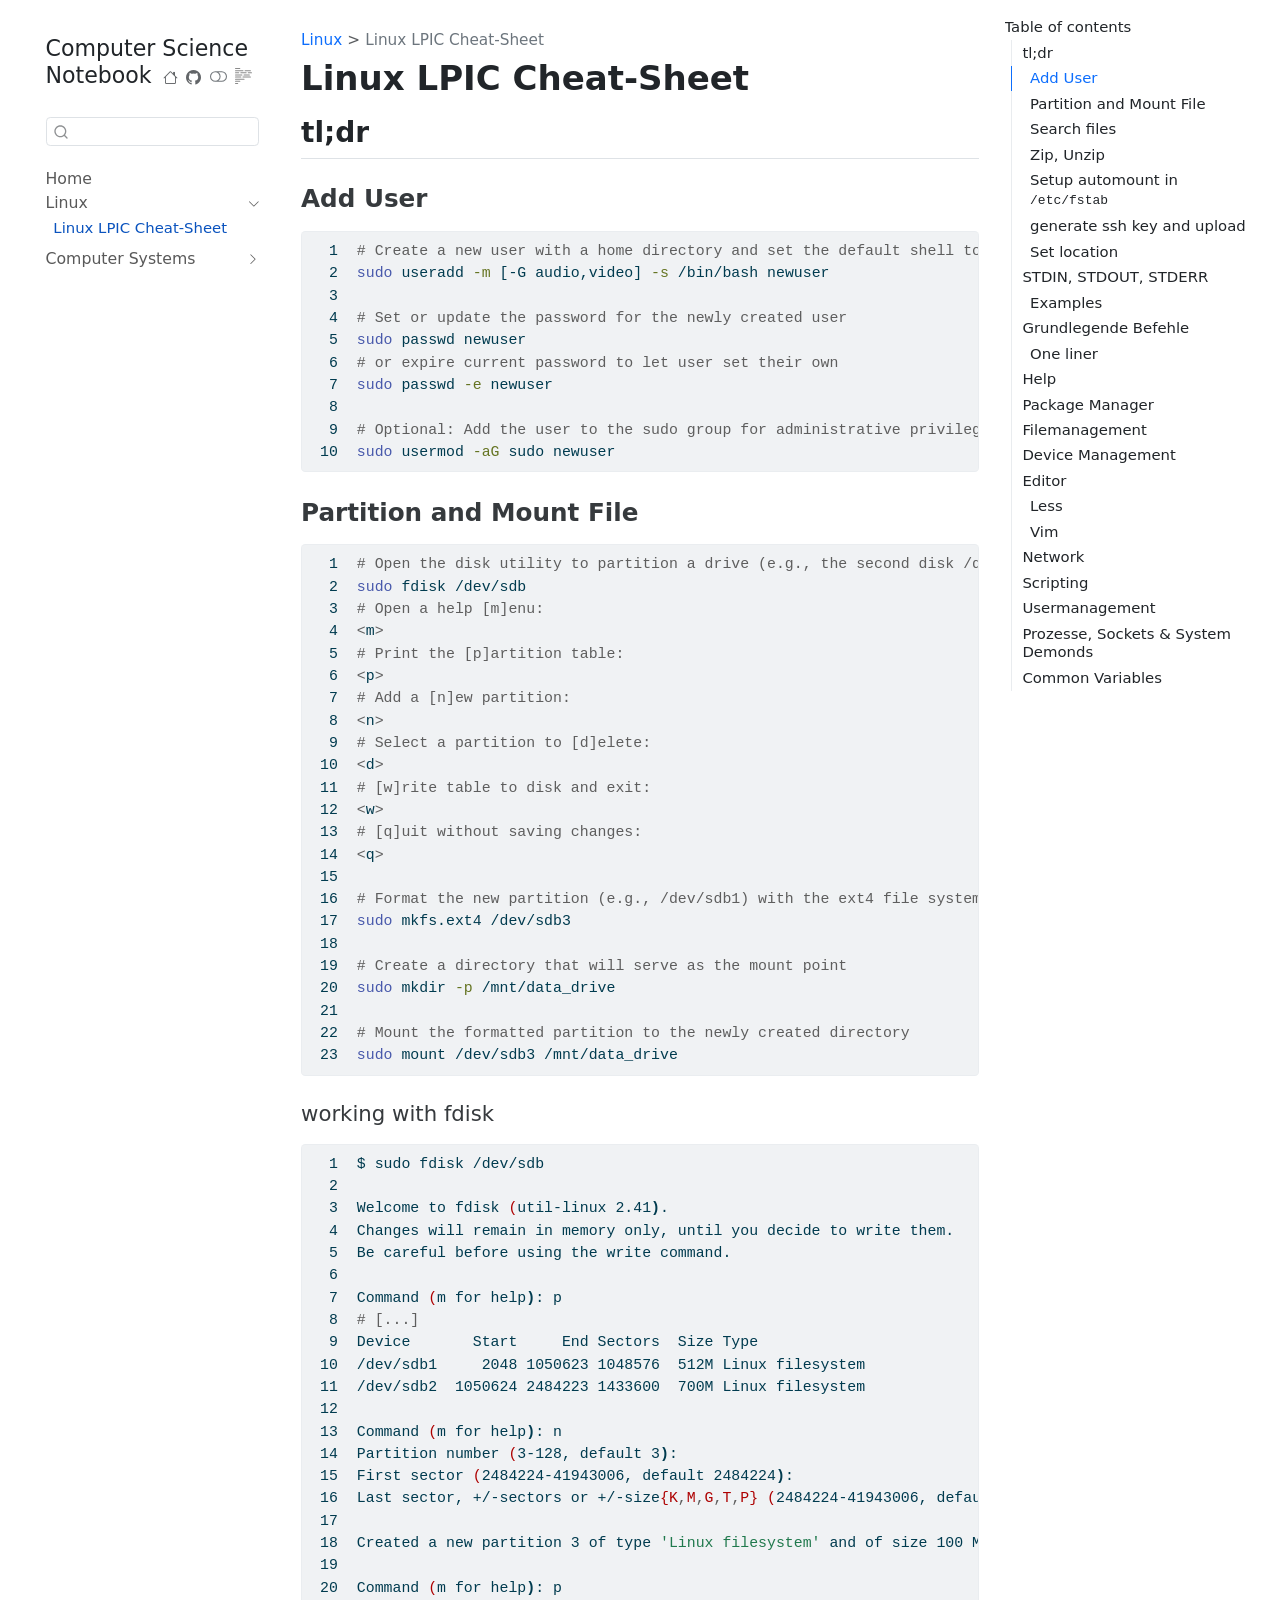
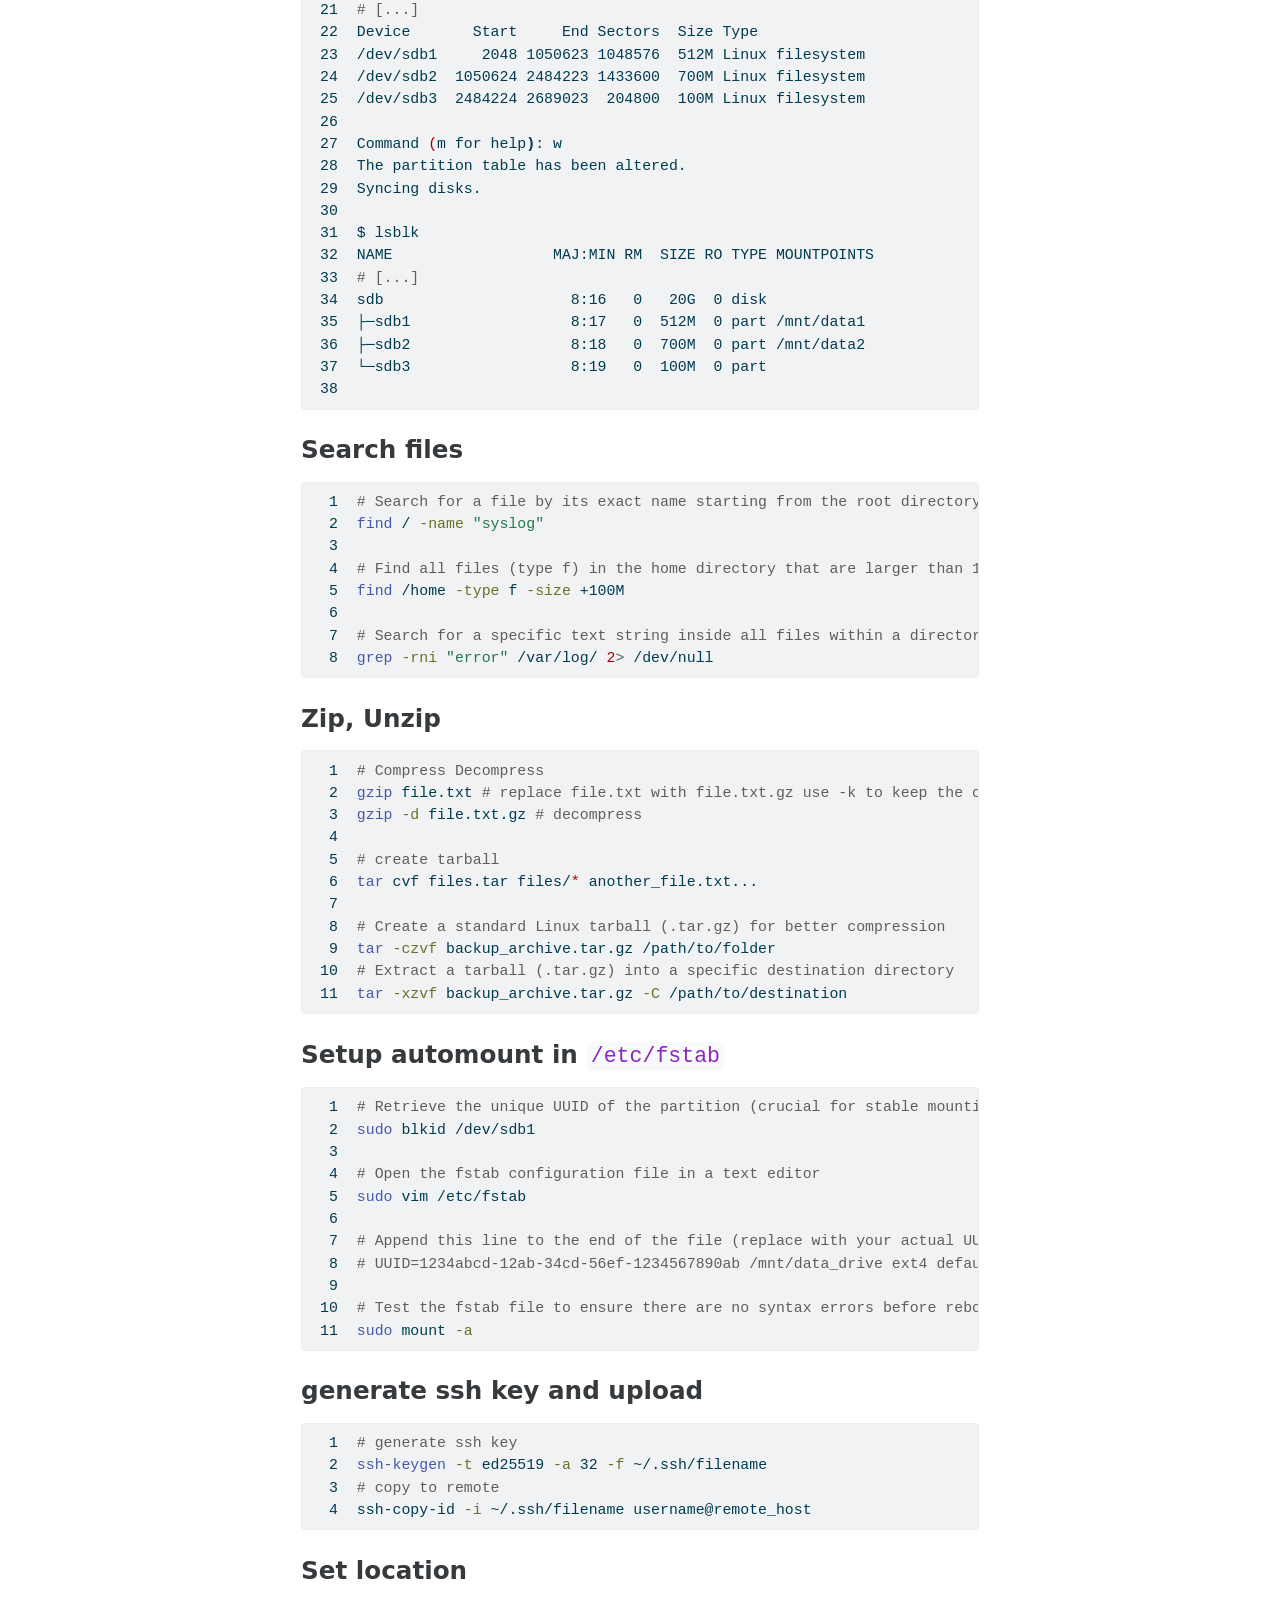
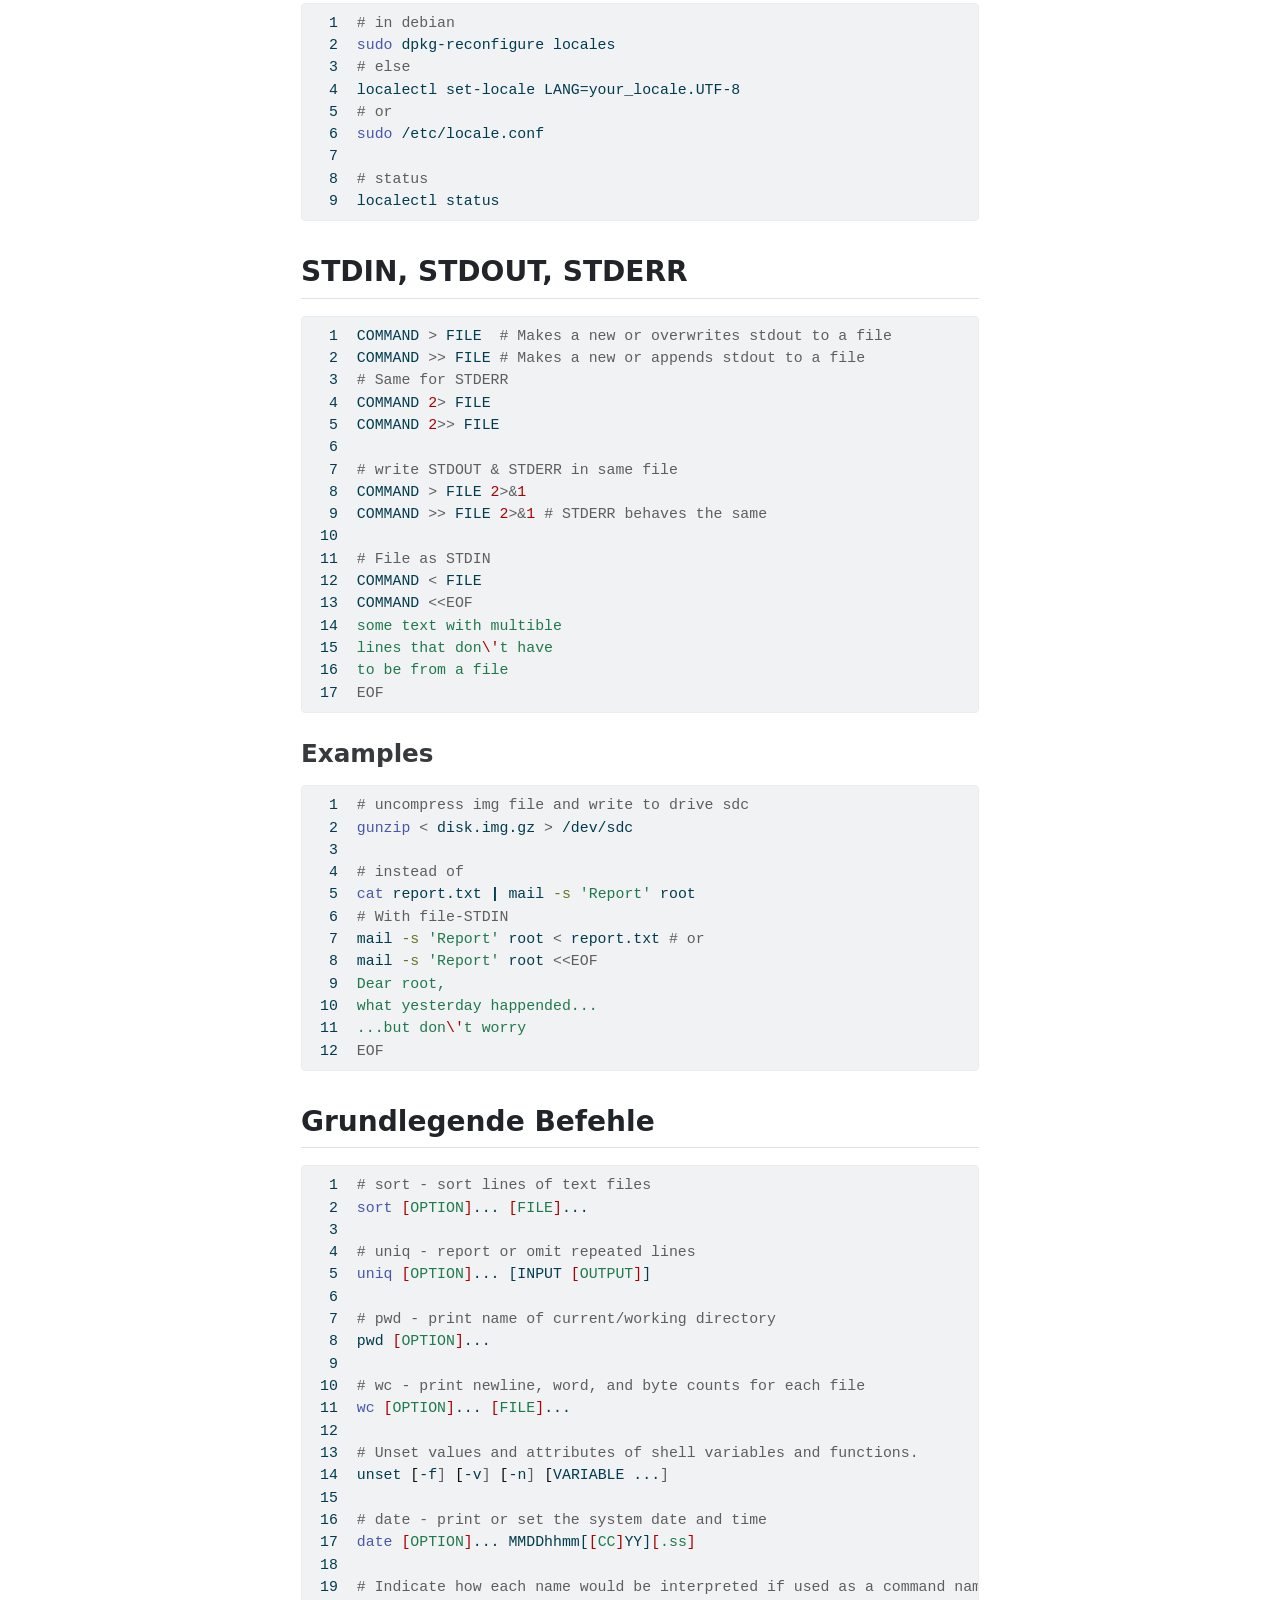
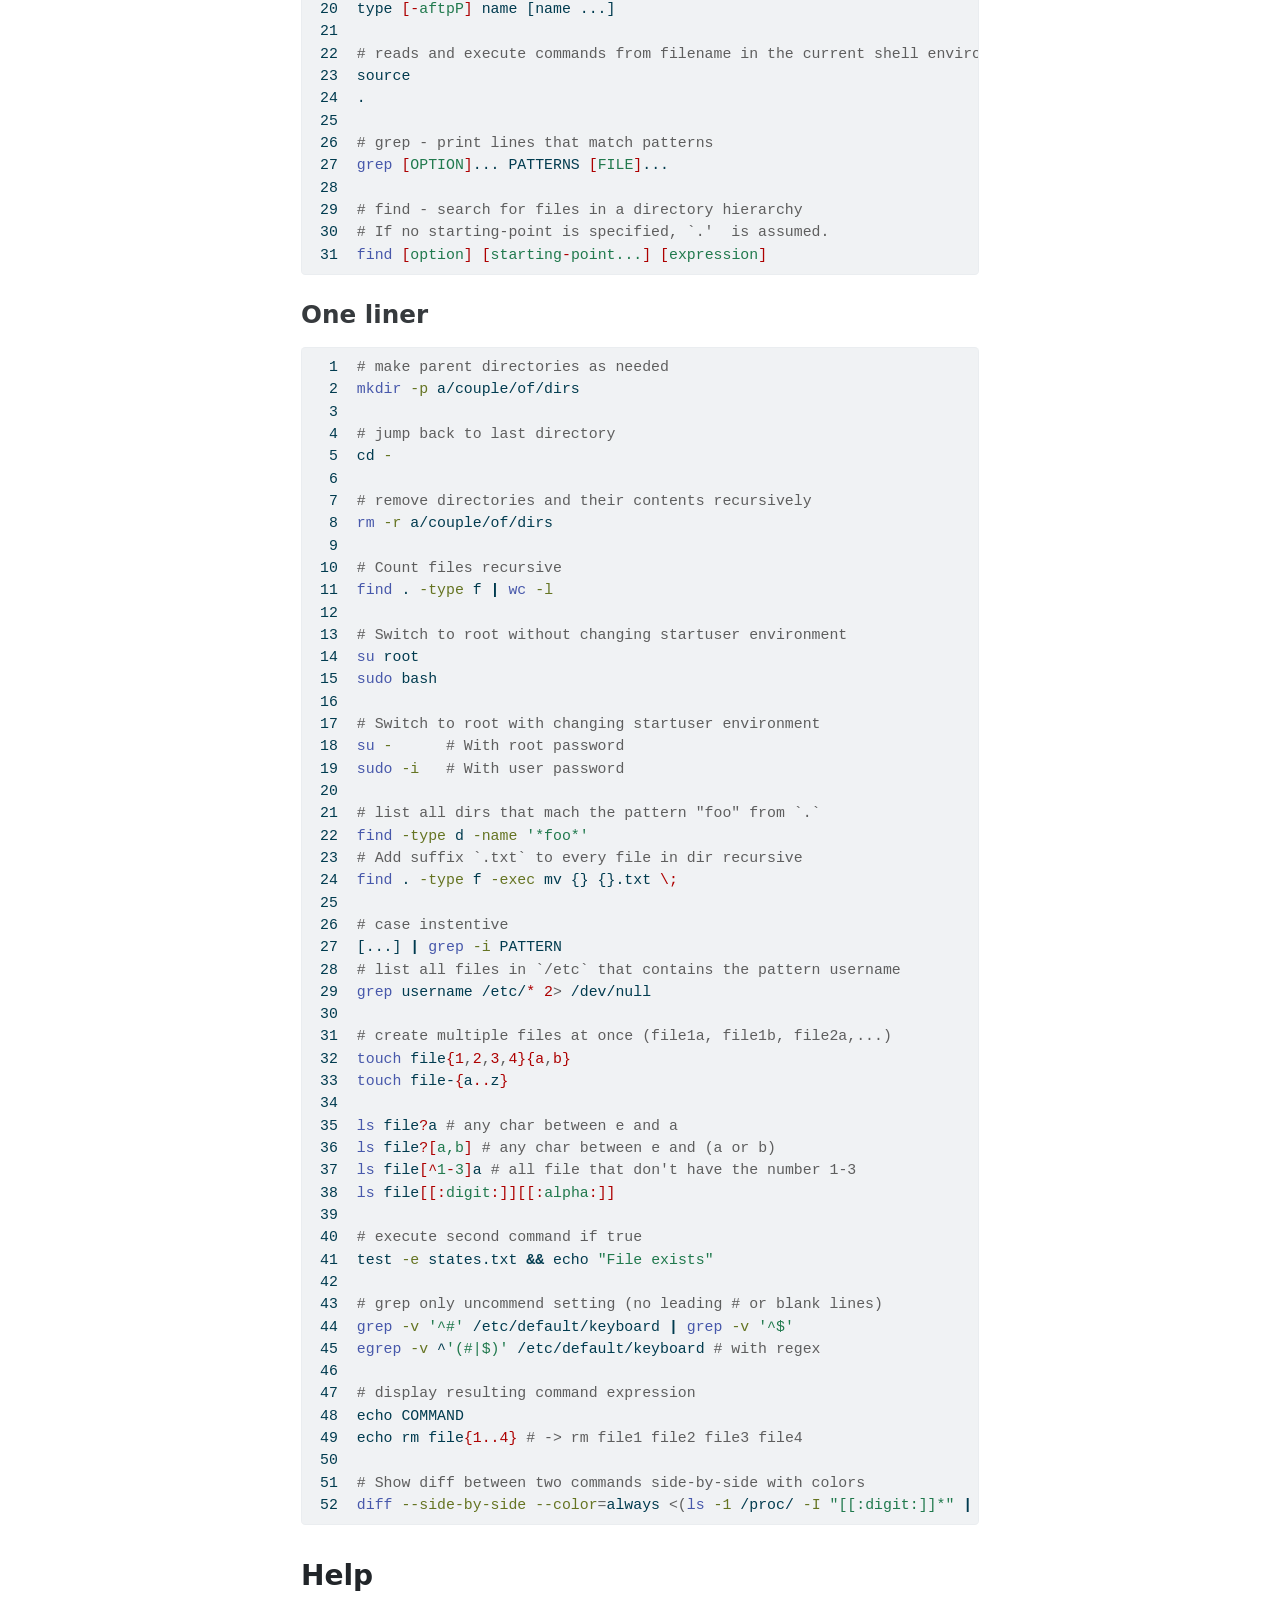
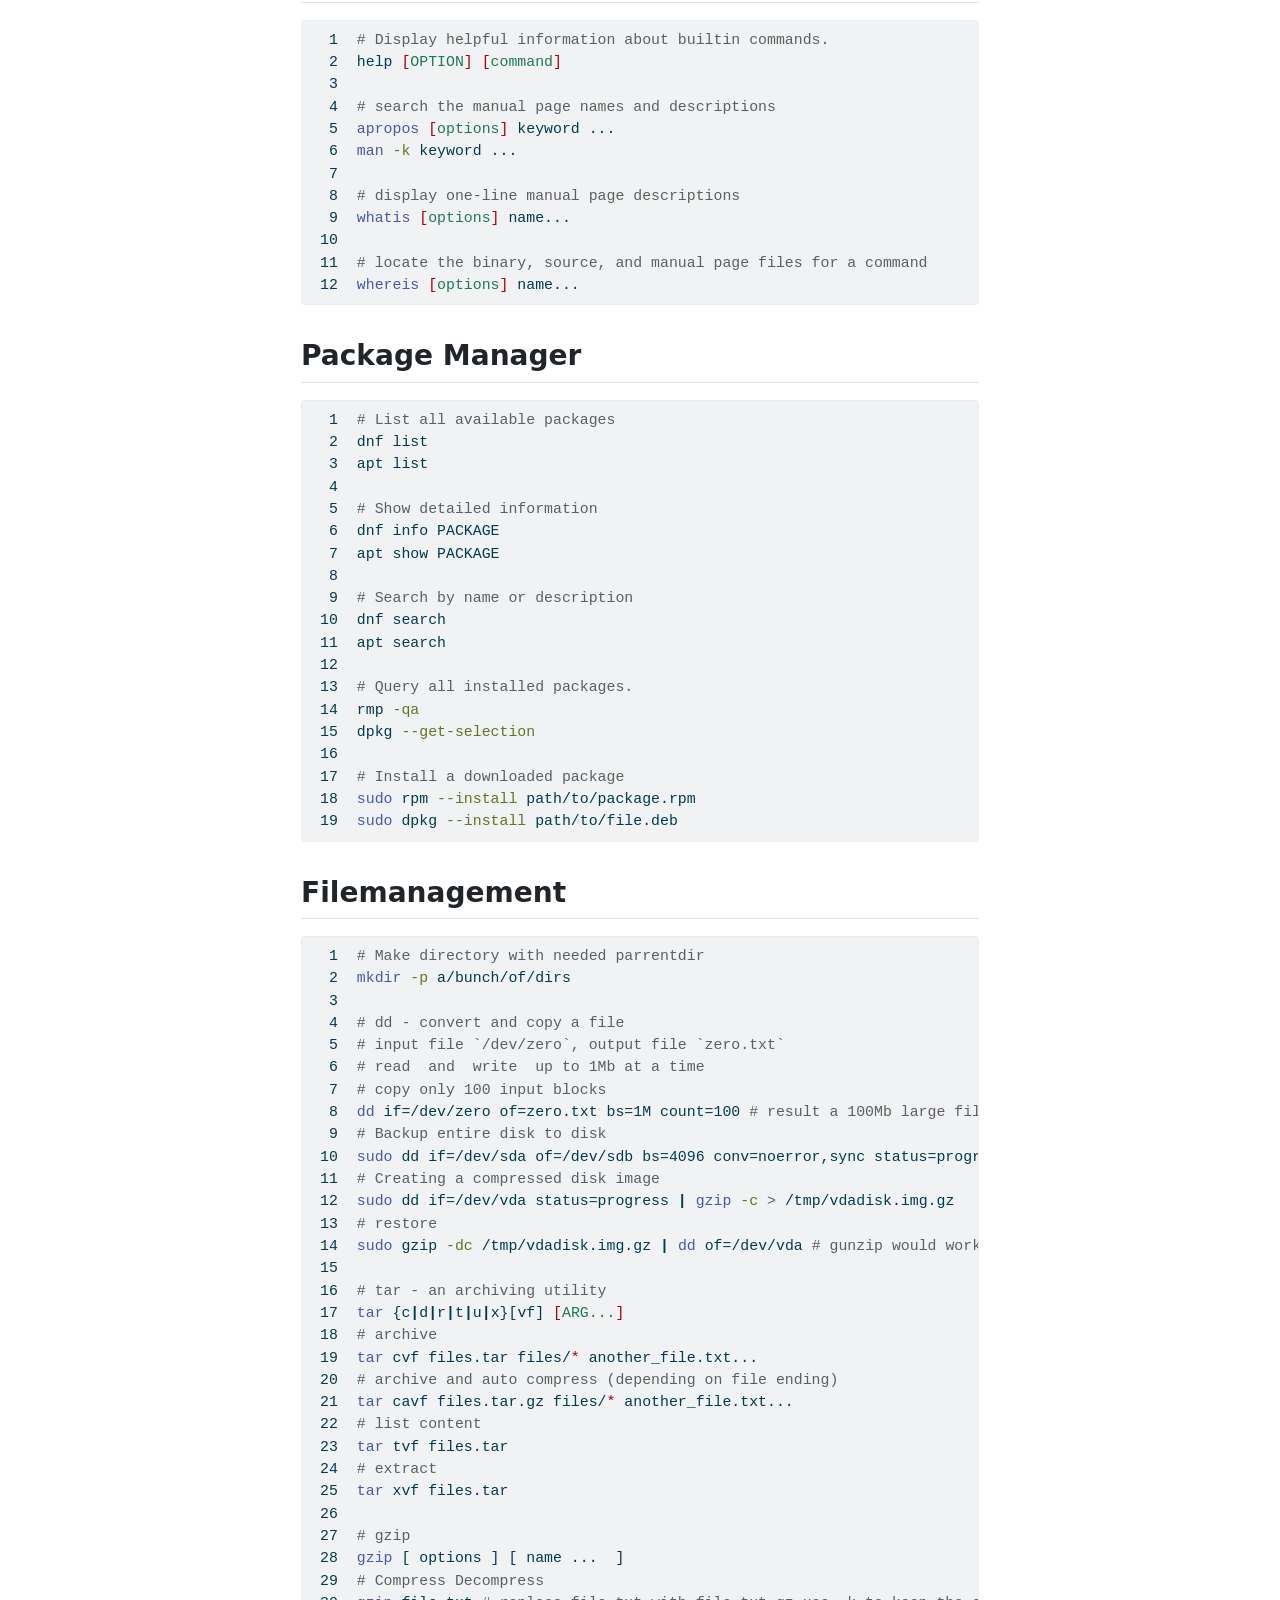
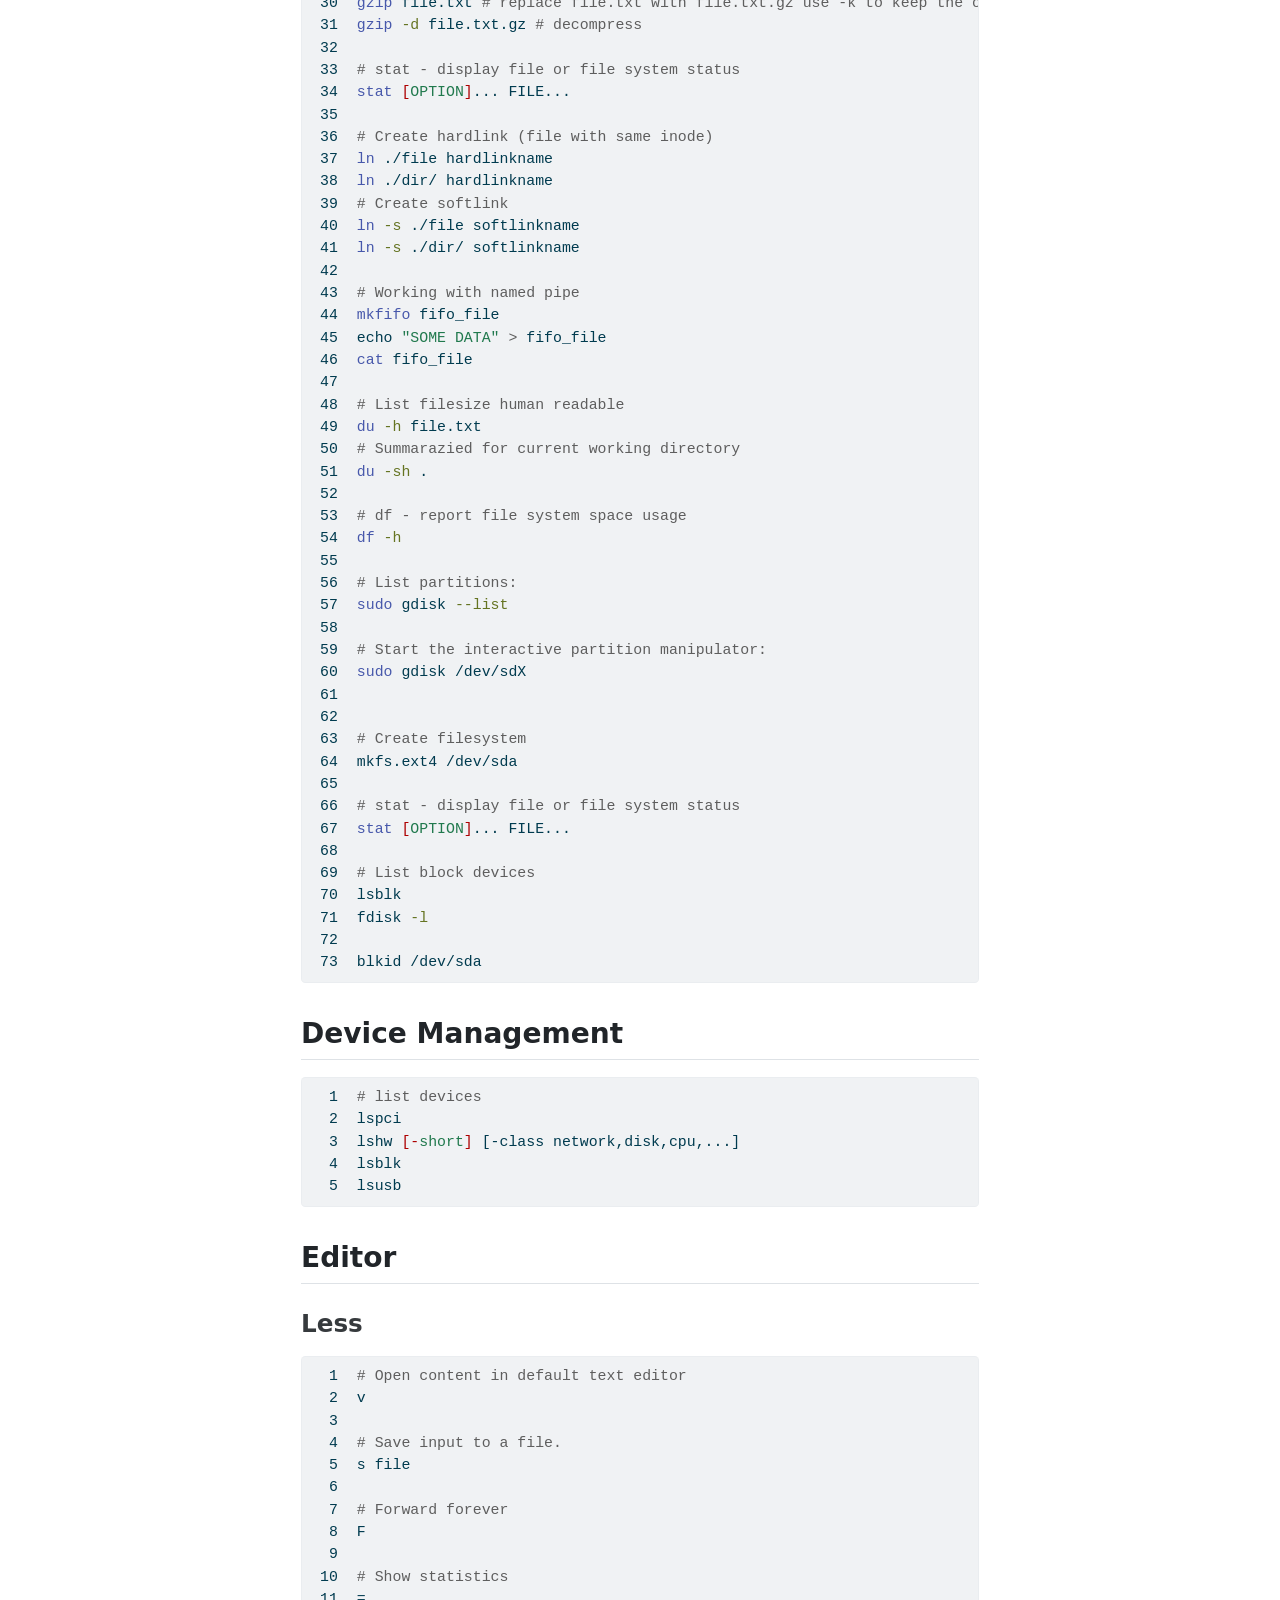
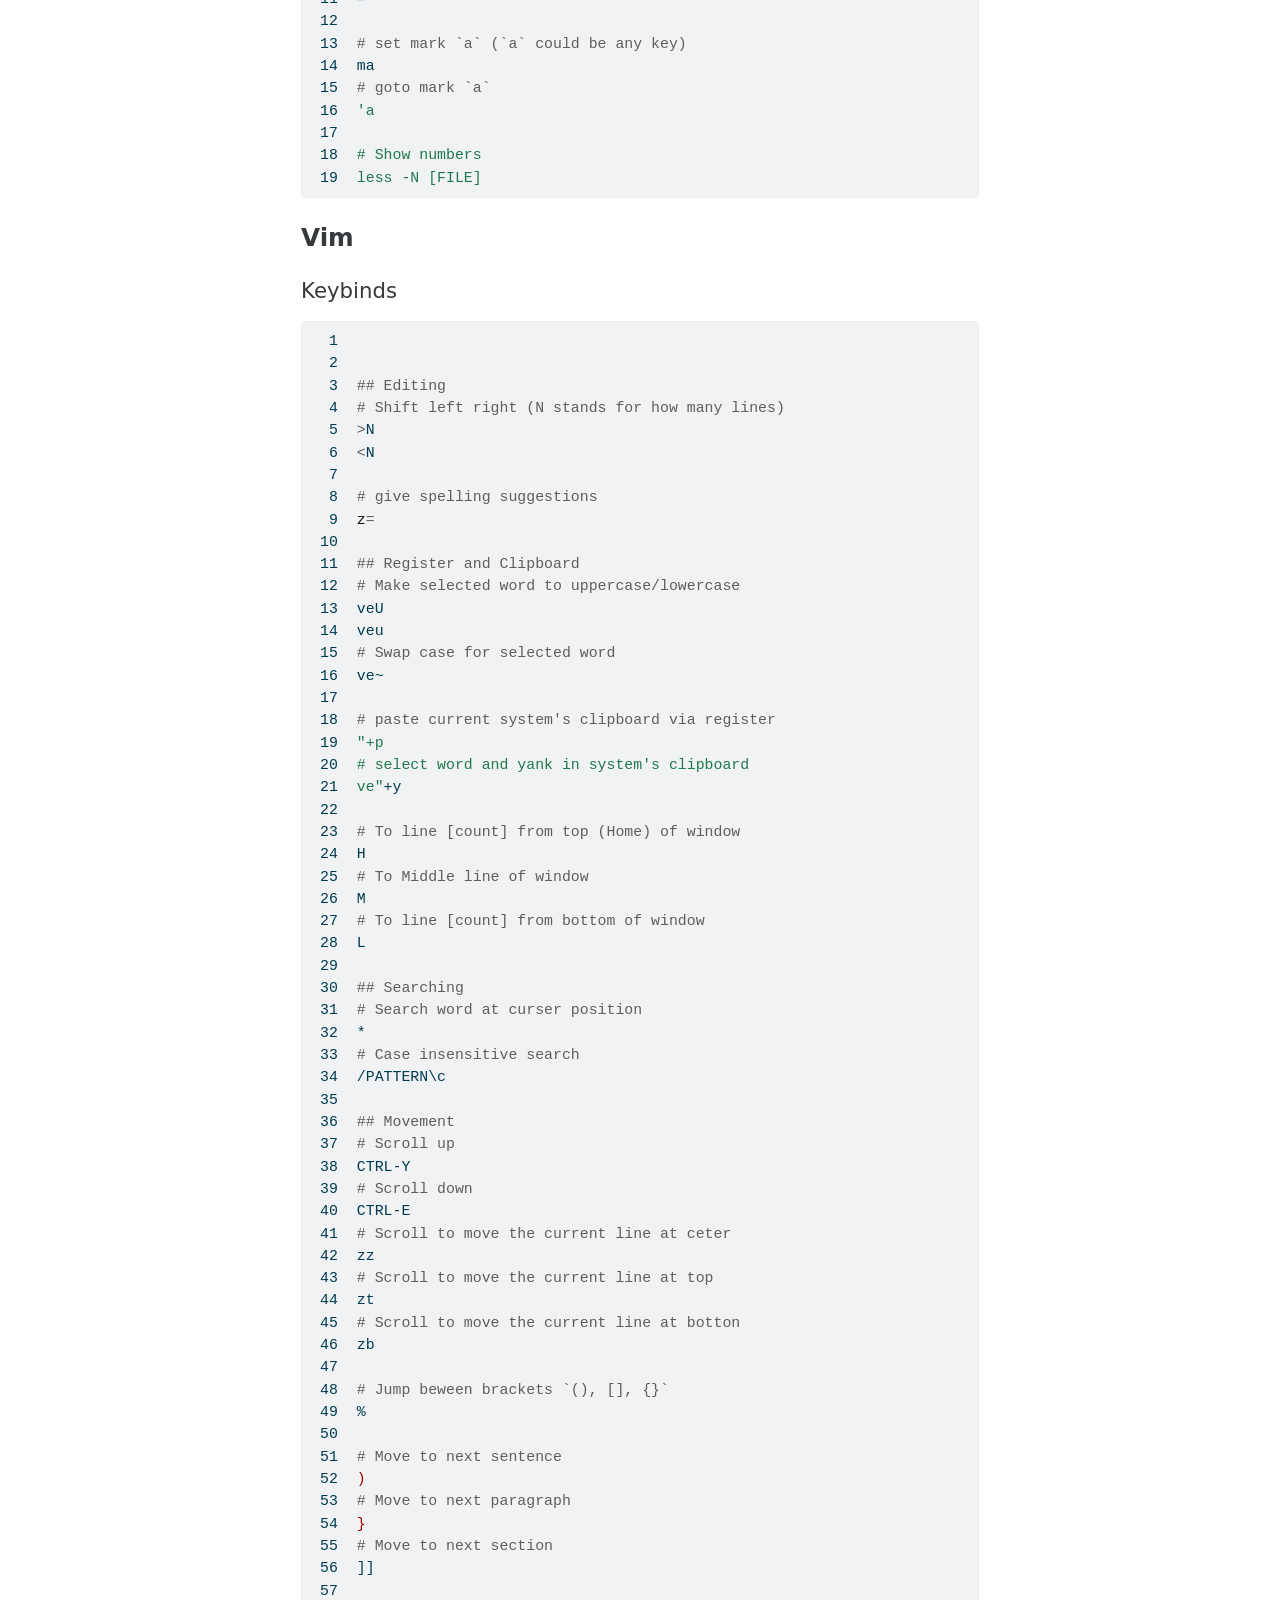
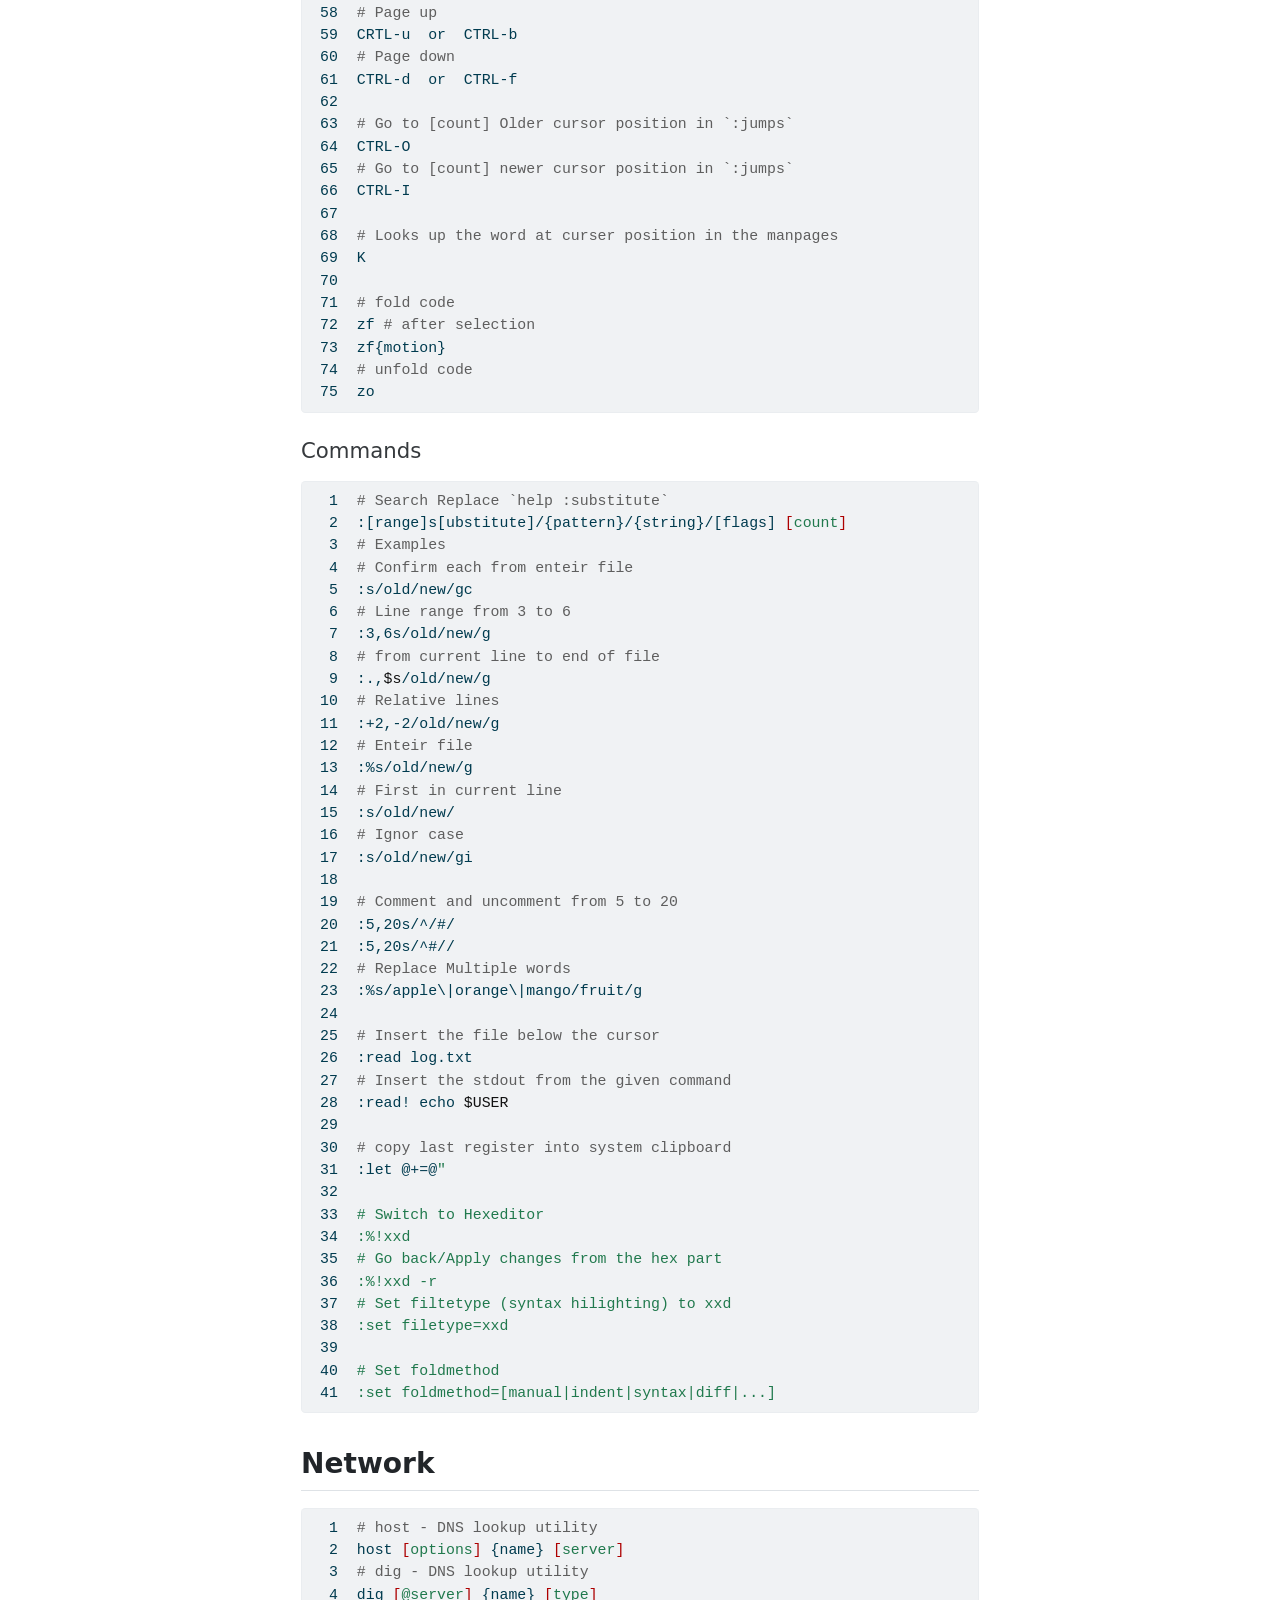
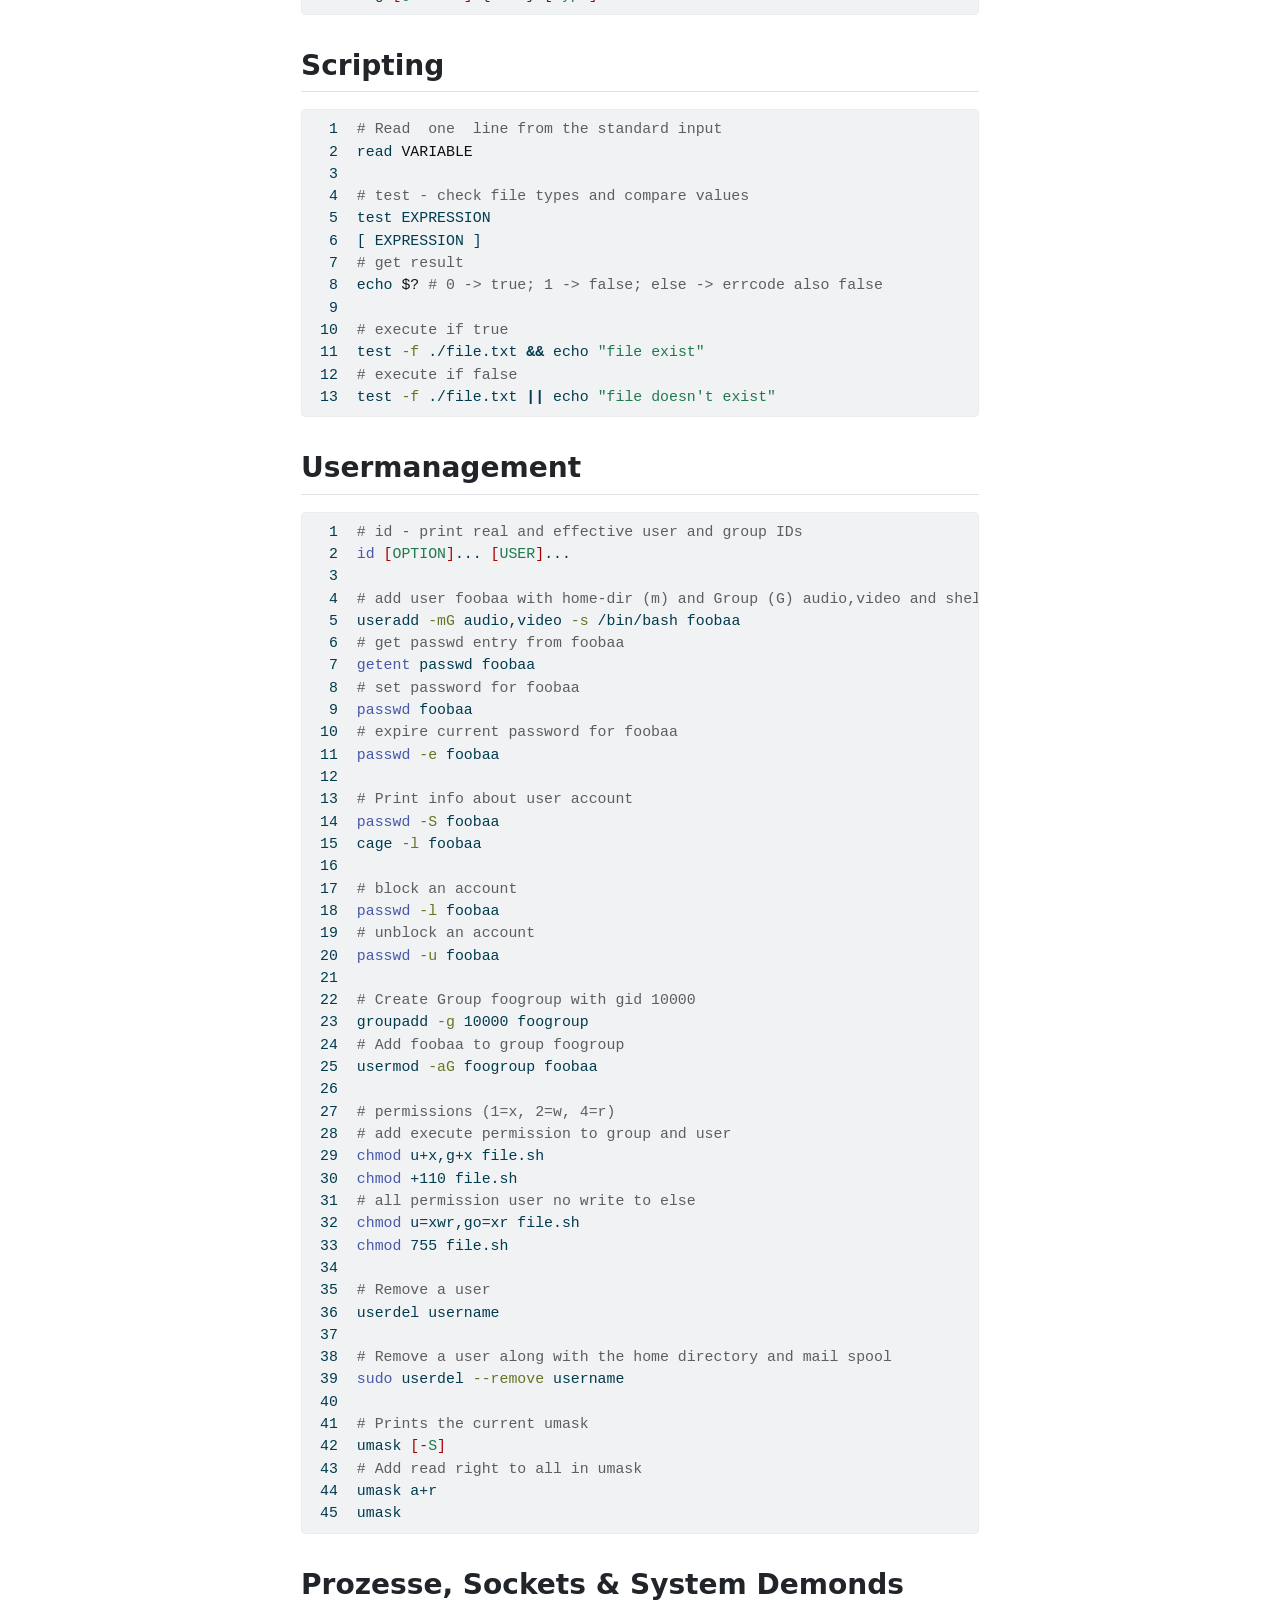
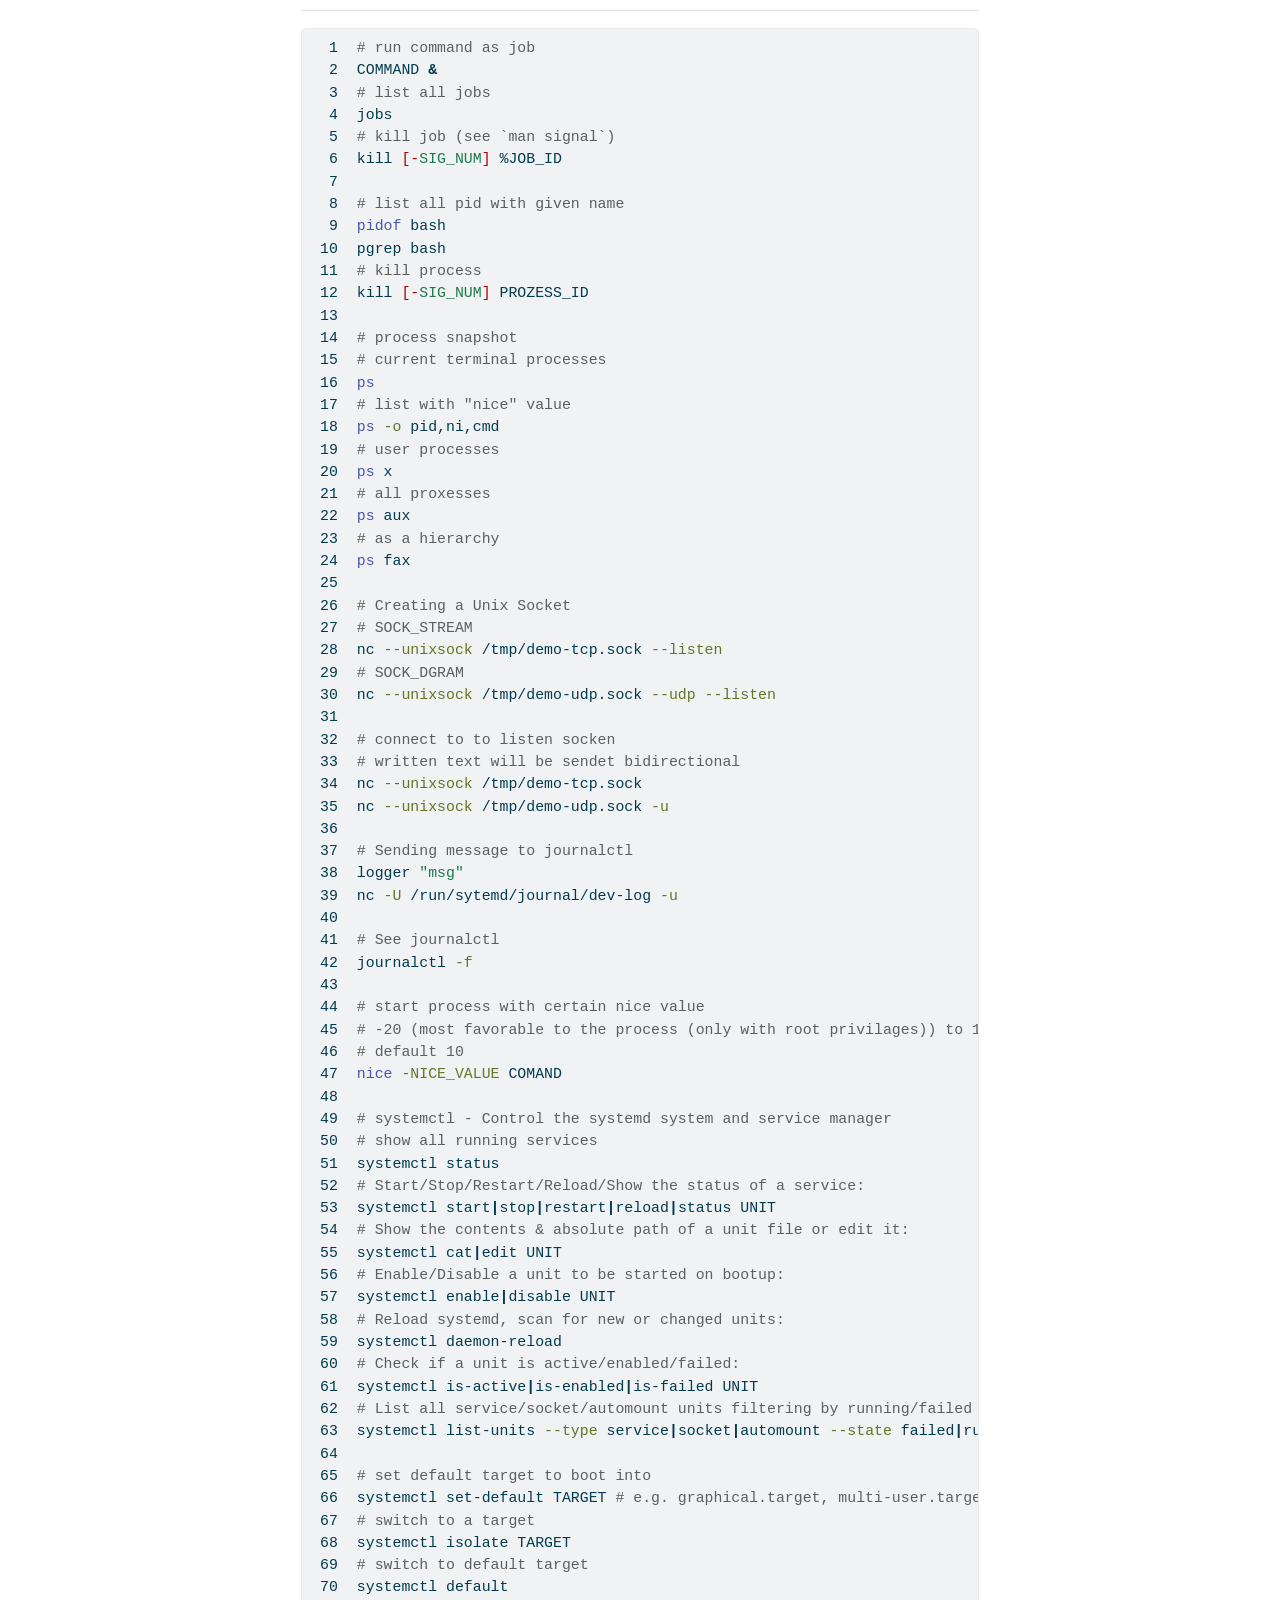
<file: docs/qmd/linux-lpic-cheat-sheet.html>
<!DOCTYPE html>
<html xmlns="http://www.w3.org/1999/xhtml" lang="en" xml:lang="en"><head>

<meta charset="utf-8">
<meta name="generator" content="quarto-1.7.33">

<meta name="viewport" content="width=device-width, initial-scale=1.0, user-scalable=yes">


<title>Linux LPIC Cheat-Sheet – Computer Science Notebook</title>
<style>
code{white-space: pre-wrap;}
span.smallcaps{font-variant: small-caps;}
div.columns{display: flex; gap: min(4vw, 1.5em);}
div.column{flex: auto; overflow-x: auto;}
div.hanging-indent{margin-left: 1.5em; text-indent: -1.5em;}
ul.task-list{list-style: none;}
ul.task-list li input[type="checkbox"] {
  width: 0.8em;
  margin: 0 0.8em 0.2em -1em; /* quarto-specific, see https://github.com/quarto-dev/quarto-cli/issues/4556 */ 
  vertical-align: middle;
}
/* CSS for syntax highlighting */
html { -webkit-text-size-adjust: 100%; }
pre > code.sourceCode { white-space: pre; position: relative; }
pre > code.sourceCode > span { display: inline-block; line-height: 1.25; }
pre > code.sourceCode > span:empty { height: 1.2em; }
.sourceCode { overflow: visible; }
code.sourceCode > span { color: inherit; text-decoration: inherit; }
div.sourceCode { margin: 1em 0; }
pre.sourceCode { margin: 0; }
@media screen {
div.sourceCode { overflow: auto; }
}
@media print {
pre > code.sourceCode { white-space: pre-wrap; }
pre > code.sourceCode > span { text-indent: -5em; padding-left: 5em; }
}
pre.numberSource code
  { counter-reset: source-line 0; }
pre.numberSource code > span
  { position: relative; left: -4em; counter-increment: source-line; }
pre.numberSource code > span > a:first-child::before
  { content: counter(source-line);
    position: relative; left: -1em; text-align: right; vertical-align: baseline;
    border: none; display: inline-block;
    -webkit-touch-callout: none; -webkit-user-select: none;
    -khtml-user-select: none; -moz-user-select: none;
    -ms-user-select: none; user-select: none;
    padding: 0 4px; width: 4em;
  }
pre.numberSource { margin-left: 3em;  padding-left: 4px; }
div.sourceCode
  {   }
@media screen {
pre > code.sourceCode > span > a:first-child::before { text-decoration: underline; }
}
</style>


<script src="../site_libs/quarto-nav/quarto-nav.js"></script>
<script src="../site_libs/quarto-nav/headroom.min.js"></script>
<script src="../site_libs/clipboard/clipboard.min.js"></script>
<script src="../site_libs/quarto-search/autocomplete.umd.js"></script>
<script src="../site_libs/quarto-search/fuse.min.js"></script>
<script src="../site_libs/quarto-search/quarto-search.js"></script>
<meta name="quarto:offset" content="../">
<link href="../qmd/computer-systems-formulas.html" rel="next">
<link href="../index.html" rel="prev">
<link href="../images/coffee-icon-64.png" rel="icon" type="image/png">
<script src="../site_libs/quarto-html/quarto.js" type="module"></script>
<script src="../site_libs/quarto-html/tabsets/tabsets.js" type="module"></script>
<script src="../site_libs/quarto-html/popper.min.js"></script>
<script src="../site_libs/quarto-html/tippy.umd.min.js"></script>
<script src="../site_libs/quarto-html/anchor.min.js"></script>
<link href="../site_libs/quarto-html/tippy.css" rel="stylesheet">
<link href="../site_libs/quarto-html/quarto-syntax-highlighting-ea385d0e468b0dd5ea5bf0780b1290d9.css" rel="stylesheet" class="quarto-color-scheme" id="quarto-text-highlighting-styles">
<link href="../site_libs/quarto-html/quarto-syntax-highlighting-dark-bc185b5c5bdbcb35c2eb49d8a876ef70.css" rel="stylesheet" class="quarto-color-scheme quarto-color-alternate" id="quarto-text-highlighting-styles">
<link href="../site_libs/quarto-html/quarto-syntax-highlighting-ea385d0e468b0dd5ea5bf0780b1290d9.css" rel="stylesheet" class="quarto-color-scheme-extra" id="quarto-text-highlighting-styles">
<script src="../site_libs/bootstrap/bootstrap.min.js"></script>
<link href="../site_libs/bootstrap/bootstrap-icons.css" rel="stylesheet">
<link href="../site_libs/bootstrap/bootstrap-785a97f31b5b63a08458a4839025b956.min.css" rel="stylesheet" append-hash="true" class="quarto-color-scheme" id="quarto-bootstrap" data-mode="light">
<link href="../site_libs/bootstrap/bootstrap-dark-f3d026ef707c7ce16c51404e637f5df3.min.css" rel="stylesheet" append-hash="true" class="quarto-color-scheme quarto-color-alternate" id="quarto-bootstrap" data-mode="dark">
<link href="../site_libs/bootstrap/bootstrap-785a97f31b5b63a08458a4839025b956.min.css" rel="stylesheet" append-hash="true" class="quarto-color-scheme-extra" id="quarto-bootstrap" data-mode="light">
<script id="quarto-search-options" type="application/json">{
  "location": "sidebar",
  "copy-button": false,
  "collapse-after": 3,
  "panel-placement": "start",
  "type": "textbox",
  "limit": 50,
  "keyboard-shortcut": [
    "f",
    "/",
    "s"
  ],
  "show-item-context": false,
  "language": {
    "search-no-results-text": "No results",
    "search-matching-documents-text": "matching documents",
    "search-copy-link-title": "Copy link to search",
    "search-hide-matches-text": "Hide additional matches",
    "search-more-match-text": "more match in this document",
    "search-more-matches-text": "more matches in this document",
    "search-clear-button-title": "Clear",
    "search-text-placeholder": "",
    "search-detached-cancel-button-title": "Cancel",
    "search-submit-button-title": "Submit",
    "search-label": "Search"
  }
}</script>


<link rel="stylesheet" href="../styles.css">
</head>

<body class="nav-sidebar floating quarto-light"><script id="quarto-html-before-body" type="application/javascript">
    const toggleBodyColorMode = (bsSheetEl) => {
      const mode = bsSheetEl.getAttribute("data-mode");
      const bodyEl = window.document.querySelector("body");
      if (mode === "dark") {
        bodyEl.classList.add("quarto-dark");
        bodyEl.classList.remove("quarto-light");
      } else {
        bodyEl.classList.add("quarto-light");
        bodyEl.classList.remove("quarto-dark");
      }
    }
    const toggleBodyColorPrimary = () => {
      const bsSheetEl = window.document.querySelector("link#quarto-bootstrap:not([rel=disabled-stylesheet])");
      if (bsSheetEl) {
        toggleBodyColorMode(bsSheetEl);
      }
    }
    const setColorSchemeToggle = (alternate) => {
      const toggles = window.document.querySelectorAll('.quarto-color-scheme-toggle');
      for (let i=0; i < toggles.length; i++) {
        const toggle = toggles[i];
        if (toggle) {
          if (alternate) {
            toggle.classList.add("alternate");
          } else {
            toggle.classList.remove("alternate");
          }
        }
      }
    };
    const toggleColorMode = (alternate) => {
      // Switch the stylesheets
      const primaryStylesheets = window.document.querySelectorAll('link.quarto-color-scheme:not(.quarto-color-alternate)');
      const alternateStylesheets = window.document.querySelectorAll('link.quarto-color-scheme.quarto-color-alternate');
      manageTransitions('#quarto-margin-sidebar .nav-link', false);
      if (alternate) {
        // note: dark is layered on light, we don't disable primary!
        enableStylesheet(alternateStylesheets);
        for (const sheetNode of alternateStylesheets) {
          if (sheetNode.id === "quarto-bootstrap") {
            toggleBodyColorMode(sheetNode);
          }
        }
      } else {
        disableStylesheet(alternateStylesheets);
        enableStylesheet(primaryStylesheets)
        toggleBodyColorPrimary();
      }
      manageTransitions('#quarto-margin-sidebar .nav-link', true);
      // Switch the toggles
      setColorSchemeToggle(alternate)
      // Hack to workaround the fact that safari doesn't
      // properly recolor the scrollbar when toggling (#1455)
      if (navigator.userAgent.indexOf('Safari') > 0 && navigator.userAgent.indexOf('Chrome') == -1) {
        manageTransitions("body", false);
        window.scrollTo(0, 1);
        setTimeout(() => {
          window.scrollTo(0, 0);
          manageTransitions("body", true);
        }, 40);
      }
    }
    const disableStylesheet = (stylesheets) => {
      for (let i=0; i < stylesheets.length; i++) {
        const stylesheet = stylesheets[i];
        stylesheet.rel = 'disabled-stylesheet';
      }
    }
    const enableStylesheet = (stylesheets) => {
      for (let i=0; i < stylesheets.length; i++) {
        const stylesheet = stylesheets[i];
        if(stylesheet.rel !== 'stylesheet') { // for Chrome, which will still FOUC without this check
          stylesheet.rel = 'stylesheet';
        }
      }
    }
    const manageTransitions = (selector, allowTransitions) => {
      const els = window.document.querySelectorAll(selector);
      for (let i=0; i < els.length; i++) {
        const el = els[i];
        if (allowTransitions) {
          el.classList.remove('notransition');
        } else {
          el.classList.add('notransition');
        }
      }
    }
    const isFileUrl = () => {
      return window.location.protocol === 'file:';
    }
    const hasAlternateSentinel = () => {
      let styleSentinel = getColorSchemeSentinel();
      if (styleSentinel !== null) {
        return styleSentinel === "alternate";
      } else {
        return false;
      }
    }
    const setStyleSentinel = (alternate) => {
      const value = alternate ? "alternate" : "default";
      if (!isFileUrl()) {
        window.localStorage.setItem("quarto-color-scheme", value);
      } else {
        localAlternateSentinel = value;
      }
    }
    const getColorSchemeSentinel = () => {
      if (!isFileUrl()) {
        const storageValue = window.localStorage.getItem("quarto-color-scheme");
        return storageValue != null ? storageValue : localAlternateSentinel;
      } else {
        return localAlternateSentinel;
      }
    }
    const toggleGiscusIfUsed = (isAlternate, darkModeDefault) => {
      const baseTheme = document.querySelector('#giscus-base-theme')?.value ?? 'light';
      const alternateTheme = document.querySelector('#giscus-alt-theme')?.value ?? 'dark';
      let newTheme = '';
      if(authorPrefersDark) {
        newTheme = isAlternate ? baseTheme : alternateTheme;
      } else {
        newTheme = isAlternate ? alternateTheme : baseTheme;
      }
      const changeGiscusTheme = () => {
        // From: https://github.com/giscus/giscus/issues/336
        const sendMessage = (message) => {
          const iframe = document.querySelector('iframe.giscus-frame');
          if (!iframe) return;
          iframe.contentWindow.postMessage({ giscus: message }, 'https://giscus.app');
        }
        sendMessage({
          setConfig: {
            theme: newTheme
          }
        });
      }
      const isGiscussLoaded = window.document.querySelector('iframe.giscus-frame') !== null;
      if (isGiscussLoaded) {
        changeGiscusTheme();
      }
    };
    const authorPrefersDark = false;
    const darkModeDefault = authorPrefersDark;
      document.querySelector('link#quarto-text-highlighting-styles.quarto-color-scheme-extra').rel = 'disabled-stylesheet';
      document.querySelector('link#quarto-bootstrap.quarto-color-scheme-extra').rel = 'disabled-stylesheet';
    let localAlternateSentinel = darkModeDefault ? 'alternate' : 'default';
    // Dark / light mode switch
    window.quartoToggleColorScheme = () => {
      // Read the current dark / light value
      let toAlternate = !hasAlternateSentinel();
      toggleColorMode(toAlternate);
      setStyleSentinel(toAlternate);
      toggleGiscusIfUsed(toAlternate, darkModeDefault);
      window.dispatchEvent(new Event('resize'));
    };
    // Switch to dark mode if need be
    if (hasAlternateSentinel()) {
      toggleColorMode(true);
    } else {
      toggleColorMode(false);
    }
  </script>

<div id="quarto-search-results"></div>
  <header id="quarto-header" class="headroom fixed-top">
  <nav class="quarto-secondary-nav">
    <div class="container-fluid d-flex">
      <button type="button" class="quarto-btn-toggle btn" data-bs-toggle="collapse" role="button" data-bs-target=".quarto-sidebar-collapse-item" aria-controls="quarto-sidebar" aria-expanded="false" aria-label="Toggle sidebar navigation" onclick="if (window.quartoToggleHeadroom) { window.quartoToggleHeadroom(); }">
        <i class="bi bi-layout-text-sidebar-reverse"></i>
      </button>
        <nav class="quarto-page-breadcrumbs" aria-label="breadcrumb"><ol class="breadcrumb"><li class="breadcrumb-item"><a href="../qmd/linux-lpic-cheat-sheet.html">Linux</a></li><li class="breadcrumb-item"><a href="../qmd/linux-lpic-cheat-sheet.html">Linux LPIC Cheat-Sheet</a></li></ol></nav>
        <a class="flex-grow-1" role="navigation" data-bs-toggle="collapse" data-bs-target=".quarto-sidebar-collapse-item" aria-controls="quarto-sidebar" aria-expanded="false" aria-label="Toggle sidebar navigation" onclick="if (window.quartoToggleHeadroom) { window.quartoToggleHeadroom(); }">      
        </a>
      <button type="button" class="btn quarto-search-button" aria-label="Search" onclick="window.quartoOpenSearch();">
        <i class="bi bi-search"></i>
      </button>
    </div>
  </nav>
</header>
<!-- content -->
<div id="quarto-content" class="quarto-container page-columns page-rows-contents page-layout-article">
<!-- sidebar -->
  <nav id="quarto-sidebar" class="sidebar collapse collapse-horizontal quarto-sidebar-collapse-item sidebar-navigation floating overflow-auto">
    <div class="pt-lg-2 mt-2 text-left sidebar-header">
    <div class="sidebar-title mb-0 py-0">
      <a href="../">Computer Science Notebook</a> 
        <div class="sidebar-tools-main tools-wide">
    <a href="https://lukullul.github.io" title="" class="quarto-navigation-tool px-1" aria-label=""><i class="bi bi-house"></i></a>
    <a href="https://github.com/Lukullul/Computer-Science-Notebook" title="Source Code" class="quarto-navigation-tool px-1" aria-label="Source Code"><i class="bi bi-github"></i></a>
  <a href="" class="quarto-color-scheme-toggle quarto-navigation-tool  px-1" onclick="window.quartoToggleColorScheme(); return false;" title="Toggle dark mode"><i class="bi"></i></a>
  <a href="" class="quarto-reader-toggle quarto-navigation-tool px-1" onclick="window.quartoToggleReader(); return false;" title="Toggle reader mode">
  <div class="quarto-reader-toggle-btn">
  <i class="bi"></i>
  </div>
</a>
</div>
    </div>
      </div>
        <div class="mt-2 flex-shrink-0 align-items-center">
        <div class="sidebar-search">
        <div id="quarto-search" class="" title="Search"></div>
        </div>
        </div>
    <div class="sidebar-menu-container"> 
    <ul class="list-unstyled mt-1">
        <li class="sidebar-item">
  <div class="sidebar-item-container"> 
  <a href="../index.html" class="sidebar-item-text sidebar-link">
 <span class="menu-text">Home</span></a>
  </div>
</li>
        <li class="sidebar-item sidebar-item-section">
      <div class="sidebar-item-container"> 
            <a class="sidebar-item-text sidebar-link text-start" data-bs-toggle="collapse" data-bs-target="#quarto-sidebar-section-1" role="navigation" aria-expanded="true">
 <span class="menu-text">Linux</span></a>
          <a class="sidebar-item-toggle text-start" data-bs-toggle="collapse" data-bs-target="#quarto-sidebar-section-1" role="navigation" aria-expanded="true" aria-label="Toggle section">
            <i class="bi bi-chevron-right ms-2"></i>
          </a> 
      </div>
      <ul id="quarto-sidebar-section-1" class="collapse list-unstyled sidebar-section depth1 show">  
          <li class="sidebar-item">
  <div class="sidebar-item-container"> 
  <a href="../qmd/linux-lpic-cheat-sheet.html" class="sidebar-item-text sidebar-link active">
 <span class="menu-text">Linux LPIC Cheat-Sheet</span></a>
  </div>
</li>
      </ul>
  </li>
        <li class="sidebar-item sidebar-item-section">
      <div class="sidebar-item-container"> 
            <a class="sidebar-item-text sidebar-link text-start collapsed" data-bs-toggle="collapse" data-bs-target="#quarto-sidebar-section-2" role="navigation" aria-expanded="false">
 <span class="menu-text">Computer Systems</span></a>
          <a class="sidebar-item-toggle text-start collapsed" data-bs-toggle="collapse" data-bs-target="#quarto-sidebar-section-2" role="navigation" aria-expanded="false" aria-label="Toggle section">
            <i class="bi bi-chevron-right ms-2"></i>
          </a> 
      </div>
      <ul id="quarto-sidebar-section-2" class="collapse list-unstyled sidebar-section depth1 ">  
          <li class="sidebar-item">
  <div class="sidebar-item-container"> 
  <a href="../qmd/computer-systems-formulas.html" class="sidebar-item-text sidebar-link">
 <span class="menu-text">Computer Systems Formulas</span></a>
  </div>
</li>
      </ul>
  </li>
    </ul>
    </div>
</nav>
<div id="quarto-sidebar-glass" class="quarto-sidebar-collapse-item" data-bs-toggle="collapse" data-bs-target=".quarto-sidebar-collapse-item"></div>
<!-- margin-sidebar -->
    <div id="quarto-margin-sidebar" class="sidebar margin-sidebar">
        <nav id="TOC" role="doc-toc" class="toc-active" data-toc-expanded="2">
    <h2 id="toc-title">Table of contents</h2>
   
  <ul>
  <li><a href="#sec-lpic-tldr" id="toc-sec-lpic-tldr" class="nav-link active" data-scroll-target="#sec-lpic-tldr">tl;dr</a>
  <ul>
  <li><a href="#sec-lpic-tldr-useradd" id="toc-sec-lpic-tldr-useradd" class="nav-link" data-scroll-target="#sec-lpic-tldr-useradd">Add User</a></li>
  <li><a href="#sec-lpic-tldr-part" id="toc-sec-lpic-tldr-part" class="nav-link" data-scroll-target="#sec-lpic-tldr-part">Partition and Mount File</a>
  <ul>
  <li><a href="#sec-lpic-tldr-part-fdisk" id="toc-sec-lpic-tldr-part-fdisk" class="nav-link" data-scroll-target="#sec-lpic-tldr-part-fdisk">working with fdisk</a></li>
  </ul></li>
  <li><a href="#sec-lpic-tldr-part-search" id="toc-sec-lpic-tldr-part-search" class="nav-link" data-scroll-target="#sec-lpic-tldr-part-search">Search files</a></li>
  <li><a href="#sec-lpic-tldr-part-zip" id="toc-sec-lpic-tldr-part-zip" class="nav-link" data-scroll-target="#sec-lpic-tldr-part-zip">Zip, Unzip</a></li>
  <li><a href="#sec-lpic-tldr-part-automnt" id="toc-sec-lpic-tldr-part-automnt" class="nav-link" data-scroll-target="#sec-lpic-tldr-part-automnt">Setup automount in <code>/etc/fstab</code></a></li>
  <li><a href="#sec-lpic-tldr-setlocal" id="toc-sec-lpic-tldr-setlocal" class="nav-link" data-scroll-target="#sec-lpic-tldr-setlocal">generate ssh key and upload</a></li>
  <li><a href="#sec-lpic-tldr-setlocal" id="toc-sec-lpic-tldr-setlocal" class="nav-link" data-scroll-target="#sec-lpic-tldr-setlocal">Set location</a></li>
  </ul></li>
  <li><a href="#sec-lpic-sdin_out" id="toc-sec-lpic-sdin_out" class="nav-link" data-scroll-target="#sec-lpic-sdin_out">STDIN, STDOUT, STDERR</a>
  <ul>
  <li><a href="#sec-lpic-sdin_out-example" id="toc-sec-lpic-sdin_out-example" class="nav-link" data-scroll-target="#sec-lpic-sdin_out-example">Examples</a></li>
  </ul></li>
  <li><a href="#sec-lpic-basiccmd" id="toc-sec-lpic-basiccmd" class="nav-link" data-scroll-target="#sec-lpic-basiccmd">Grundlegende Befehle</a>
  <ul>
  <li><a href="#sec-lpic-basiccmd-oneliner" id="toc-sec-lpic-basiccmd-oneliner" class="nav-link" data-scroll-target="#sec-lpic-basiccmd-oneliner">One liner</a></li>
  </ul></li>
  <li><a href="#sec-lpic-help" id="toc-sec-lpic-help" class="nav-link" data-scroll-target="#sec-lpic-help">Help</a></li>
  <li><a href="#sec-lpic-packagemngr" id="toc-sec-lpic-packagemngr" class="nav-link" data-scroll-target="#sec-lpic-packagemngr">Package Manager</a></li>
  <li><a href="#sec-lpic-filemngr" id="toc-sec-lpic-filemngr" class="nav-link" data-scroll-target="#sec-lpic-filemngr">Filemanagement</a></li>
  <li><a href="#sec-lpic-devicemngr" id="toc-sec-lpic-devicemngr" class="nav-link" data-scroll-target="#sec-lpic-devicemngr">Device Management</a></li>
  <li><a href="#sec-lpic-tldr-editor" id="toc-sec-lpic-tldr-editor" class="nav-link" data-scroll-target="#sec-lpic-tldr-editor">Editor</a>
  <ul>
  <li><a href="#sec-lpic-editor-less" id="toc-sec-lpic-editor-less" class="nav-link" data-scroll-target="#sec-lpic-editor-less">Less</a></li>
  <li><a href="#sec-lpic-editor-vim" id="toc-sec-lpic-editor-vim" class="nav-link" data-scroll-target="#sec-lpic-editor-vim">Vim</a>
  <ul>
  <li><a href="#sec-lpic-editor-vim-keybinds" id="toc-sec-lpic-editor-vim-keybinds" class="nav-link" data-scroll-target="#sec-lpic-editor-vim-keybinds">Keybinds</a></li>
  <li><a href="#sec-lpic-editor-vim-commands" id="toc-sec-lpic-editor-vim-commands" class="nav-link" data-scroll-target="#sec-lpic-editor-vim-commands">Commands</a></li>
  </ul></li>
  </ul></li>
  <li><a href="#sec-lpic-network" id="toc-sec-lpic-network" class="nav-link" data-scroll-target="#sec-lpic-network">Network</a></li>
  <li><a href="#sec-lpic-sripting" id="toc-sec-lpic-sripting" class="nav-link" data-scroll-target="#sec-lpic-sripting">Scripting</a></li>
  <li><a href="#sec-lpic-usermngr" id="toc-sec-lpic-usermngr" class="nav-link" data-scroll-target="#sec-lpic-usermngr">Usermanagement</a></li>
  <li><a href="#sec-lpic-processes" id="toc-sec-lpic-processes" class="nav-link" data-scroll-target="#sec-lpic-processes">Prozesse, Sockets &amp; System Demonds</a></li>
  <li><a href="#sec-lpic-common_vars" id="toc-sec-lpic-common_vars" class="nav-link" data-scroll-target="#sec-lpic-common_vars">Common Variables</a></li>
  </ul>
</nav>
    </div>
<!-- main -->
<main class="content" id="quarto-document-content">


<header id="title-block-header" class="quarto-title-block default"><nav class="quarto-page-breadcrumbs quarto-title-breadcrumbs d-none d-lg-block" aria-label="breadcrumb"><ol class="breadcrumb"><li class="breadcrumb-item"><a href="../qmd/linux-lpic-cheat-sheet.html">Linux</a></li><li class="breadcrumb-item"><a href="../qmd/linux-lpic-cheat-sheet.html">Linux LPIC Cheat-Sheet</a></li></ol></nav>
<div class="quarto-title">
<h1 class="title"><span id="sec-lpic" class="quarto-section-identifier">Linux LPIC Cheat-Sheet</span></h1>
</div>



<div class="quarto-title-meta">

    
  
    
  </div>
  


</header>


<section id="sec-lpic-tldr" class="level2">
<h2 class="anchored" data-anchor-id="sec-lpic-tldr">tl;dr</h2>
<section id="sec-lpic-tldr-useradd" class="level3">
<h3 class="anchored" data-anchor-id="sec-lpic-tldr-useradd">Add User</h3>
<div class="sourceCode" id="cb1"><pre class="sourceCode numberSource bash number-lines code-with-copy"><code class="sourceCode bash"><span id="cb1-1"><a href="#cb1-1"></a><span class="co"># Create a new user with a home directory and set the default shell to bash</span></span>
<span id="cb1-2"><a href="#cb1-2"></a><span class="fu">sudo</span> useradd <span class="at">-m</span> [-G audio,video] <span class="at">-s</span> /bin/bash newuser</span>
<span id="cb1-3"><a href="#cb1-3"></a></span>
<span id="cb1-4"><a href="#cb1-4"></a><span class="co"># Set or update the password for the newly created user</span></span>
<span id="cb1-5"><a href="#cb1-5"></a><span class="fu">sudo</span> passwd newuser</span>
<span id="cb1-6"><a href="#cb1-6"></a><span class="co"># or expire current password to let user set their own</span></span>
<span id="cb1-7"><a href="#cb1-7"></a><span class="fu">sudo</span> passwd <span class="at">-e</span> newuser</span>
<span id="cb1-8"><a href="#cb1-8"></a></span>
<span id="cb1-9"><a href="#cb1-9"></a><span class="co"># Optional: Add the user to the sudo group for administrative privileges</span></span>
<span id="cb1-10"><a href="#cb1-10"></a><span class="fu">sudo</span> usermod <span class="at">-aG</span> sudo newuser</span></code><button title="Copy to Clipboard" class="code-copy-button"><i class="bi"></i></button></pre></div>
</section>
<section id="sec-lpic-tldr-part" class="level3">
<h3 class="anchored" data-anchor-id="sec-lpic-tldr-part">Partition and Mount File</h3>
<div class="sourceCode" id="cb2"><pre class="sourceCode numberSource bash number-lines code-with-copy"><code class="sourceCode bash"><span id="cb2-1"><a href="#cb2-1"></a><span class="co"># Open the disk utility to partition a drive (e.g., the second disk /dev/sdb)</span></span>
<span id="cb2-2"><a href="#cb2-2"></a><span class="fu">sudo</span> fdisk /dev/sdb</span>
<span id="cb2-3"><a href="#cb2-3"></a><span class="co"># Open a help [m]enu:</span></span>
<span id="cb2-4"><a href="#cb2-4"></a><span class="op">&lt;</span>m<span class="op">&gt;</span></span>
<span id="cb2-5"><a href="#cb2-5"></a><span class="co"># Print the [p]artition table:</span></span>
<span id="cb2-6"><a href="#cb2-6"></a><span class="op">&lt;</span>p<span class="op">&gt;</span></span>
<span id="cb2-7"><a href="#cb2-7"></a><span class="co"># Add a [n]ew partition:</span></span>
<span id="cb2-8"><a href="#cb2-8"></a><span class="op">&lt;</span>n<span class="op">&gt;</span></span>
<span id="cb2-9"><a href="#cb2-9"></a><span class="co"># Select a partition to [d]elete:</span></span>
<span id="cb2-10"><a href="#cb2-10"></a><span class="op">&lt;</span>d<span class="op">&gt;</span></span>
<span id="cb2-11"><a href="#cb2-11"></a><span class="co"># [w]rite table to disk and exit:</span></span>
<span id="cb2-12"><a href="#cb2-12"></a><span class="op">&lt;</span>w<span class="op">&gt;</span></span>
<span id="cb2-13"><a href="#cb2-13"></a><span class="co"># [q]uit without saving changes:</span></span>
<span id="cb2-14"><a href="#cb2-14"></a><span class="op">&lt;</span>q<span class="op">&gt;</span></span>
<span id="cb2-15"><a href="#cb2-15"></a></span>
<span id="cb2-16"><a href="#cb2-16"></a><span class="co"># Format the new partition (e.g., /dev/sdb1) with the ext4 file system</span></span>
<span id="cb2-17"><a href="#cb2-17"></a><span class="fu">sudo</span> mkfs.ext4 /dev/sdb3</span>
<span id="cb2-18"><a href="#cb2-18"></a></span>
<span id="cb2-19"><a href="#cb2-19"></a><span class="co"># Create a directory that will serve as the mount point</span></span>
<span id="cb2-20"><a href="#cb2-20"></a><span class="fu">sudo</span> mkdir <span class="at">-p</span> /mnt/data_drive</span>
<span id="cb2-21"><a href="#cb2-21"></a></span>
<span id="cb2-22"><a href="#cb2-22"></a><span class="co"># Mount the formatted partition to the newly created directory</span></span>
<span id="cb2-23"><a href="#cb2-23"></a><span class="fu">sudo</span> mount /dev/sdb3 /mnt/data_drive</span></code><button title="Copy to Clipboard" class="code-copy-button"><i class="bi"></i></button></pre></div>
<section id="sec-lpic-tldr-part-fdisk" class="level4">
<h4 class="anchored" data-anchor-id="sec-lpic-tldr-part-fdisk">working with fdisk</h4>
<div class="sourceCode" id="cb3"><pre class="sourceCode numberSource bash number-lines code-with-copy"><code class="sourceCode bash"><span id="cb3-1"><a href="#cb3-1"></a><span class="ex">$</span> sudo fdisk /dev/sdb</span>
<span id="cb3-2"><a href="#cb3-2"></a></span>
<span id="cb3-3"><a href="#cb3-3"></a><span class="ex">Welcome</span> to fdisk <span class="er">(</span><span class="ex">util-linux</span> 2.41<span class="kw">)</span><span class="bu">.</span></span>
<span id="cb3-4"><a href="#cb3-4"></a><span class="ex">Changes</span> will remain in memory only, until you decide to write them.</span>
<span id="cb3-5"><a href="#cb3-5"></a><span class="ex">Be</span> careful before using the write command.</span>
<span id="cb3-6"><a href="#cb3-6"></a></span>
<span id="cb3-7"><a href="#cb3-7"></a><span class="ex">Command</span> <span class="er">(</span><span class="ex">m</span> for help<span class="kw">)</span><span class="bu">:</span> p</span>
<span id="cb3-8"><a href="#cb3-8"></a><span class="co"># [...]</span></span>
<span id="cb3-9"><a href="#cb3-9"></a><span class="ex">Device</span>       Start     End Sectors  Size Type</span>
<span id="cb3-10"><a href="#cb3-10"></a><span class="ex">/dev/sdb1</span>     2048 1050623 1048576  512M Linux filesystem</span>
<span id="cb3-11"><a href="#cb3-11"></a><span class="ex">/dev/sdb2</span>  1050624 2484223 1433600  700M Linux filesystem</span>
<span id="cb3-12"><a href="#cb3-12"></a></span>
<span id="cb3-13"><a href="#cb3-13"></a><span class="ex">Command</span> <span class="er">(</span><span class="ex">m</span> for help<span class="kw">)</span><span class="bu">:</span> n</span>
<span id="cb3-14"><a href="#cb3-14"></a><span class="ex">Partition</span> number <span class="er">(</span><span class="ex">3-128,</span> default 3<span class="kw">)</span><span class="bu">:</span></span>
<span id="cb3-15"><a href="#cb3-15"></a><span class="ex">First</span> sector <span class="er">(</span><span class="ex">2484224-41943006,</span> default 2484224<span class="kw">)</span><span class="bu">:</span></span>
<span id="cb3-16"><a href="#cb3-16"></a><span class="ex">Last</span> sector, +/-sectors or +/-size<span class="dt">{K</span><span class="op">,</span><span class="dt">M</span><span class="op">,</span><span class="dt">G</span><span class="op">,</span><span class="dt">T</span><span class="op">,</span><span class="dt">P}</span> <span class="er">(</span><span class="ex">2484224-41943006,</span> default 41940991<span class="kw">)</span><span class="bu">:</span> +100M</span>
<span id="cb3-17"><a href="#cb3-17"></a></span>
<span id="cb3-18"><a href="#cb3-18"></a><span class="ex">Created</span> a new partition 3 of type <span class="st">'Linux filesystem'</span> and of size 100 MiB.</span>
<span id="cb3-19"><a href="#cb3-19"></a></span>
<span id="cb3-20"><a href="#cb3-20"></a><span class="ex">Command</span> <span class="er">(</span><span class="ex">m</span> for help<span class="kw">)</span><span class="bu">:</span> p</span>
<span id="cb3-21"><a href="#cb3-21"></a><span class="co"># [...]</span></span>
<span id="cb3-22"><a href="#cb3-22"></a><span class="ex">Device</span>       Start     End Sectors  Size Type</span>
<span id="cb3-23"><a href="#cb3-23"></a><span class="ex">/dev/sdb1</span>     2048 1050623 1048576  512M Linux filesystem</span>
<span id="cb3-24"><a href="#cb3-24"></a><span class="ex">/dev/sdb2</span>  1050624 2484223 1433600  700M Linux filesystem</span>
<span id="cb3-25"><a href="#cb3-25"></a><span class="ex">/dev/sdb3</span>  2484224 2689023  204800  100M Linux filesystem</span>
<span id="cb3-26"><a href="#cb3-26"></a></span>
<span id="cb3-27"><a href="#cb3-27"></a><span class="ex">Command</span> <span class="er">(</span><span class="ex">m</span> for help<span class="kw">)</span><span class="bu">:</span> w</span>
<span id="cb3-28"><a href="#cb3-28"></a><span class="ex">The</span> partition table has been altered.</span>
<span id="cb3-29"><a href="#cb3-29"></a><span class="ex">Syncing</span> disks.</span>
<span id="cb3-30"><a href="#cb3-30"></a></span>
<span id="cb3-31"><a href="#cb3-31"></a><span class="ex">$</span> lsblk</span>
<span id="cb3-32"><a href="#cb3-32"></a><span class="ex">NAME</span>                  MAJ:MIN RM  SIZE RO TYPE MOUNTPOINTS</span>
<span id="cb3-33"><a href="#cb3-33"></a><span class="co"># [...]</span></span>
<span id="cb3-34"><a href="#cb3-34"></a><span class="ex">sdb</span>                     8:16   0   20G  0 disk</span>
<span id="cb3-35"><a href="#cb3-35"></a><span class="ex">├─sdb1</span>                  8:17   0  512M  0 part /mnt/data1</span>
<span id="cb3-36"><a href="#cb3-36"></a><span class="ex">├─sdb2</span>                  8:18   0  700M  0 part /mnt/data2</span>
<span id="cb3-37"><a href="#cb3-37"></a><span class="ex">└─sdb3</span>                  8:19   0  100M  0 part</span>
<span id="cb3-38"><a href="#cb3-38"></a> </span></code><button title="Copy to Clipboard" class="code-copy-button"><i class="bi"></i></button></pre></div>
</section>
</section>
<section id="sec-lpic-tldr-part-search" class="level3">
<h3 class="anchored" data-anchor-id="sec-lpic-tldr-part-search">Search files</h3>
<div class="sourceCode" id="cb4"><pre class="sourceCode numberSource bash number-lines code-with-copy"><code class="sourceCode bash"><span id="cb4-1"><a href="#cb4-1"></a><span class="co"># Search for a file by its exact name starting from the root directory</span></span>
<span id="cb4-2"><a href="#cb4-2"></a><span class="fu">find</span> / <span class="at">-name</span> <span class="st">"syslog"</span></span>
<span id="cb4-3"><a href="#cb4-3"></a></span>
<span id="cb4-4"><a href="#cb4-4"></a><span class="co"># Find all files (type f) in the home directory that are larger than 100 Megabytes</span></span>
<span id="cb4-5"><a href="#cb4-5"></a><span class="fu">find</span> /home <span class="at">-type</span> f <span class="at">-size</span> +100M</span>
<span id="cb4-6"><a href="#cb4-6"></a></span>
<span id="cb4-7"><a href="#cb4-7"></a><span class="co"># Search for a specific text string inside all files within a directory (recursive, show line number, ignore-case)</span></span>
<span id="cb4-8"><a href="#cb4-8"></a><span class="fu">grep</span> <span class="at">-rni</span> <span class="st">"error"</span> /var/log/ <span class="dv">2</span><span class="op">&gt;</span> /dev/null</span></code><button title="Copy to Clipboard" class="code-copy-button"><i class="bi"></i></button></pre></div>
</section>
<section id="sec-lpic-tldr-part-zip" class="level3">
<h3 class="anchored" data-anchor-id="sec-lpic-tldr-part-zip">Zip, Unzip</h3>
<div class="sourceCode" id="cb5"><pre class="sourceCode numberSource bash number-lines code-with-copy"><code class="sourceCode bash"><span id="cb5-1"><a href="#cb5-1"></a><span class="co"># Compress Decompress</span></span>
<span id="cb5-2"><a href="#cb5-2"></a><span class="fu">gzip</span> file.txt <span class="co"># replace file.txt with file.txt.gz use -k to keep the original</span></span>
<span id="cb5-3"><a href="#cb5-3"></a><span class="fu">gzip</span> <span class="at">-d</span> file.txt.gz <span class="co"># decompress</span></span>
<span id="cb5-4"><a href="#cb5-4"></a></span>
<span id="cb5-5"><a href="#cb5-5"></a><span class="co"># create tarball</span></span>
<span id="cb5-6"><a href="#cb5-6"></a><span class="fu">tar</span> cvf files.tar files/<span class="pp">*</span> another_file.txt...</span>
<span id="cb5-7"><a href="#cb5-7"></a></span>
<span id="cb5-8"><a href="#cb5-8"></a><span class="co"># Create a standard Linux tarball (.tar.gz) for better compression</span></span>
<span id="cb5-9"><a href="#cb5-9"></a><span class="fu">tar</span> <span class="at">-czvf</span> backup_archive.tar.gz /path/to/folder</span>
<span id="cb5-10"><a href="#cb5-10"></a><span class="co"># Extract a tarball (.tar.gz) into a specific destination directory</span></span>
<span id="cb5-11"><a href="#cb5-11"></a><span class="fu">tar</span> <span class="at">-xzvf</span> backup_archive.tar.gz <span class="at">-C</span> /path/to/destination</span></code><button title="Copy to Clipboard" class="code-copy-button"><i class="bi"></i></button></pre></div>
</section>
<section id="sec-lpic-tldr-part-automnt" class="level3">
<h3 class="anchored" data-anchor-id="sec-lpic-tldr-part-automnt">Setup automount in <code>/etc/fstab</code></h3>
<div class="sourceCode" id="cb6"><pre class="sourceCode numberSource bash number-lines code-with-copy"><code class="sourceCode bash"><span id="cb6-1"><a href="#cb6-1"></a><span class="co"># Retrieve the unique UUID of the partition (crucial for stable mounting)</span></span>
<span id="cb6-2"><a href="#cb6-2"></a><span class="fu">sudo</span> blkid /dev/sdb1</span>
<span id="cb6-3"><a href="#cb6-3"></a></span>
<span id="cb6-4"><a href="#cb6-4"></a><span class="co"># Open the fstab configuration file in a text editor</span></span>
<span id="cb6-5"><a href="#cb6-5"></a><span class="fu">sudo</span> vim /etc/fstab</span>
<span id="cb6-6"><a href="#cb6-6"></a></span>
<span id="cb6-7"><a href="#cb6-7"></a><span class="co"># Append this line to the end of the file (replace with your actual UUID):</span></span>
<span id="cb6-8"><a href="#cb6-8"></a><span class="co"># UUID=1234abcd-12ab-34cd-56ef-1234567890ab /mnt/data_drive ext4 defaults 0 2</span></span>
<span id="cb6-9"><a href="#cb6-9"></a></span>
<span id="cb6-10"><a href="#cb6-10"></a><span class="co"># Test the fstab file to ensure there are no syntax errors before rebooting</span></span>
<span id="cb6-11"><a href="#cb6-11"></a><span class="fu">sudo</span> mount <span class="at">-a</span></span></code><button title="Copy to Clipboard" class="code-copy-button"><i class="bi"></i></button></pre></div>
</section>
<section id="sec-lpic-tldr-setlocal" class="level3">
<h3 class="anchored" data-anchor-id="sec-lpic-tldr-setlocal">generate ssh key and upload</h3>
<div class="sourceCode" id="cb7"><pre class="sourceCode numberSource bash number-lines code-with-copy"><code class="sourceCode bash"><span id="cb7-1"><a href="#cb7-1"></a><span class="co"># generate ssh key</span></span>
<span id="cb7-2"><a href="#cb7-2"></a><span class="fu">ssh-keygen</span> <span class="at">-t</span> ed25519 <span class="at">-a</span> 32 <span class="at">-f</span> ~/.ssh/filename</span>
<span id="cb7-3"><a href="#cb7-3"></a><span class="co"># copy to remote</span></span>
<span id="cb7-4"><a href="#cb7-4"></a><span class="ex">ssh-copy-id</span> <span class="at">-i</span> ~/.ssh/filename username@remote_host</span></code><button title="Copy to Clipboard" class="code-copy-button"><i class="bi"></i></button></pre></div>
</section>
<section id="sec-lpic-tldr-setlocal" class="level3">
<h3 class="anchored" data-anchor-id="sec-lpic-tldr-setlocal">Set location</h3>
<div class="sourceCode" id="cb8"><pre class="sourceCode numberSource bash number-lines code-with-copy"><code class="sourceCode bash"><span id="cb8-1"><a href="#cb8-1"></a><span class="co"># in debian</span></span>
<span id="cb8-2"><a href="#cb8-2"></a><span class="fu">sudo</span> dpkg-reconfigure locales</span>
<span id="cb8-3"><a href="#cb8-3"></a><span class="co"># else</span></span>
<span id="cb8-4"><a href="#cb8-4"></a><span class="ex">localectl</span> set-locale LANG=your_locale.UTF-8</span>
<span id="cb8-5"><a href="#cb8-5"></a><span class="co"># or</span></span>
<span id="cb8-6"><a href="#cb8-6"></a><span class="fu">sudo</span> /etc/locale.conf</span>
<span id="cb8-7"><a href="#cb8-7"></a></span>
<span id="cb8-8"><a href="#cb8-8"></a><span class="co"># status</span></span>
<span id="cb8-9"><a href="#cb8-9"></a><span class="ex">localectl</span> status</span></code><button title="Copy to Clipboard" class="code-copy-button"><i class="bi"></i></button></pre></div>
</section>
</section>
<section id="sec-lpic-sdin_out" class="level2">
<h2 class="anchored" data-anchor-id="sec-lpic-sdin_out">STDIN, STDOUT, STDERR</h2>
<div class="sourceCode" id="cb9"><pre class="sourceCode numberSource bash number-lines code-with-copy"><code class="sourceCode bash"><span id="cb9-1"><a href="#cb9-1"></a><span class="ex">COMMAND</span> <span class="op">&gt;</span> FILE  <span class="co"># Makes a new or overwrites stdout to a file</span></span>
<span id="cb9-2"><a href="#cb9-2"></a><span class="ex">COMMAND</span> <span class="op">&gt;&gt;</span> FILE <span class="co"># Makes a new or appends stdout to a file</span></span>
<span id="cb9-3"><a href="#cb9-3"></a><span class="co"># Same for STDERR</span></span>
<span id="cb9-4"><a href="#cb9-4"></a><span class="ex">COMMAND</span> <span class="dv">2</span><span class="op">&gt;</span> FILE</span>
<span id="cb9-5"><a href="#cb9-5"></a><span class="ex">COMMAND</span> <span class="dv">2</span><span class="op">&gt;&gt;</span> FILE</span>
<span id="cb9-6"><a href="#cb9-6"></a></span>
<span id="cb9-7"><a href="#cb9-7"></a><span class="co"># write STDOUT &amp; STDERR in same file</span></span>
<span id="cb9-8"><a href="#cb9-8"></a><span class="ex">COMMAND</span> <span class="op">&gt;</span> FILE <span class="dv">2</span><span class="op">&gt;&amp;</span><span class="dv">1</span></span>
<span id="cb9-9"><a href="#cb9-9"></a><span class="ex">COMMAND</span> <span class="op">&gt;&gt;</span> FILE <span class="dv">2</span><span class="op">&gt;&amp;</span><span class="dv">1</span> <span class="co"># STDERR behaves the same</span></span>
<span id="cb9-10"><a href="#cb9-10"></a></span>
<span id="cb9-11"><a href="#cb9-11"></a><span class="co"># File as STDIN</span></span>
<span id="cb9-12"><a href="#cb9-12"></a><span class="ex">COMMAND</span> <span class="op">&lt;</span> FILE</span>
<span id="cb9-13"><a href="#cb9-13"></a><span class="ex">COMMAND</span> <span class="op">&lt;&lt;EOF</span></span>
<span id="cb9-14"><a href="#cb9-14"></a><span class="st">some text with multible</span></span>
<span id="cb9-15"><a href="#cb9-15"></a><span class="st">lines that don</span><span class="dt">\'</span><span class="st">t have</span></span>
<span id="cb9-16"><a href="#cb9-16"></a><span class="st">to be from a file</span></span>
<span id="cb9-17"><a href="#cb9-17"></a><span class="op">EOF</span></span></code><button title="Copy to Clipboard" class="code-copy-button"><i class="bi"></i></button></pre></div>
<section id="sec-lpic-sdin_out-example" class="level3">
<h3 class="anchored" data-anchor-id="sec-lpic-sdin_out-example">Examples</h3>
<div class="sourceCode" id="cb10"><pre class="sourceCode numberSource bash number-lines code-with-copy"><code class="sourceCode bash"><span id="cb10-1"><a href="#cb10-1"></a><span class="co"># uncompress img file and write to drive sdc</span></span>
<span id="cb10-2"><a href="#cb10-2"></a><span class="fu">gunzip</span> <span class="op">&lt;</span> disk.img.gz <span class="op">&gt;</span> /dev/sdc</span>
<span id="cb10-3"><a href="#cb10-3"></a></span>
<span id="cb10-4"><a href="#cb10-4"></a><span class="co"># instead of</span></span>
<span id="cb10-5"><a href="#cb10-5"></a><span class="fu">cat</span> report.txt <span class="kw">|</span> <span class="ex">mail</span> <span class="at">-s</span> <span class="st">'Report'</span> root</span>
<span id="cb10-6"><a href="#cb10-6"></a><span class="co"># With file-STDIN</span></span>
<span id="cb10-7"><a href="#cb10-7"></a><span class="ex">mail</span> <span class="at">-s</span> <span class="st">'Report'</span> root <span class="op">&lt;</span> report.txt <span class="co"># or</span></span>
<span id="cb10-8"><a href="#cb10-8"></a><span class="ex">mail</span> <span class="at">-s</span> <span class="st">'Report'</span> root <span class="op">&lt;&lt;EOF</span></span>
<span id="cb10-9"><a href="#cb10-9"></a><span class="st">Dear root,</span></span>
<span id="cb10-10"><a href="#cb10-10"></a><span class="st">what yesterday happended...</span></span>
<span id="cb10-11"><a href="#cb10-11"></a><span class="st">...but don</span><span class="dt">\'</span><span class="st">t worry</span></span>
<span id="cb10-12"><a href="#cb10-12"></a><span class="op">EOF</span></span></code><button title="Copy to Clipboard" class="code-copy-button"><i class="bi"></i></button></pre></div>
</section>
</section>
<section id="sec-lpic-basiccmd" class="level2">
<h2 class="anchored" data-anchor-id="sec-lpic-basiccmd">Grundlegende Befehle</h2>
<div class="sourceCode" id="cb11"><pre class="sourceCode numberSource bash number-lines code-with-copy"><code class="sourceCode bash"><span id="cb11-1"><a href="#cb11-1"></a><span class="co"># sort - sort lines of text files</span></span>
<span id="cb11-2"><a href="#cb11-2"></a><span class="fu">sort</span> <span class="pp">[</span><span class="ss">OPTION</span><span class="pp">]</span>... <span class="pp">[</span><span class="ss">FILE</span><span class="pp">]</span>...</span>
<span id="cb11-3"><a href="#cb11-3"></a></span>
<span id="cb11-4"><a href="#cb11-4"></a><span class="co"># uniq - report or omit repeated lines</span></span>
<span id="cb11-5"><a href="#cb11-5"></a><span class="fu">uniq</span> <span class="pp">[</span><span class="ss">OPTION</span><span class="pp">]</span>... [INPUT <span class="pp">[</span><span class="ss">OUTPUT</span><span class="pp">]</span>]</span>
<span id="cb11-6"><a href="#cb11-6"></a></span>
<span id="cb11-7"><a href="#cb11-7"></a><span class="co"># pwd - print name of current/working directory</span></span>
<span id="cb11-8"><a href="#cb11-8"></a><span class="bu">pwd</span> <span class="pp">[</span><span class="ss">OPTION</span><span class="pp">]</span>...</span>
<span id="cb11-9"><a href="#cb11-9"></a></span>
<span id="cb11-10"><a href="#cb11-10"></a><span class="co"># wc - print newline, word, and byte counts for each file</span></span>
<span id="cb11-11"><a href="#cb11-11"></a><span class="fu">wc</span> <span class="pp">[</span><span class="ss">OPTION</span><span class="pp">]</span>... <span class="pp">[</span><span class="ss">FILE</span><span class="pp">]</span>...</span>
<span id="cb11-12"><a href="#cb11-12"></a></span>
<span id="cb11-13"><a href="#cb11-13"></a><span class="co"># Unset values and attributes of shell variables and functions.</span></span>
<span id="cb11-14"><a href="#cb11-14"></a><span class="bu">unset</span> <span class="va">[</span>-f<span class="op">]</span> <span class="va">[</span>-v<span class="op">]</span> <span class="va">[</span>-n<span class="op">]</span> <span class="va">[</span>VARIABLE ...<span class="op">]</span></span>
<span id="cb11-15"><a href="#cb11-15"></a></span>
<span id="cb11-16"><a href="#cb11-16"></a><span class="co"># date - print or set the system date and time</span></span>
<span id="cb11-17"><a href="#cb11-17"></a><span class="fu">date</span> <span class="pp">[</span><span class="ss">OPTION</span><span class="pp">]</span>... MMDDhhmm[<span class="pp">[</span><span class="ss">CC</span><span class="pp">]</span>YY]<span class="pp">[</span><span class="ss">.ss</span><span class="pp">]</span></span>
<span id="cb11-18"><a href="#cb11-18"></a></span>
<span id="cb11-19"><a href="#cb11-19"></a><span class="co"># Indicate how each name would be interpreted if used as a command name.</span></span>
<span id="cb11-20"><a href="#cb11-20"></a><span class="bu">type</span> <span class="pp">[-</span><span class="ss">aftpP</span><span class="pp">]</span> name [name ...]</span>
<span id="cb11-21"><a href="#cb11-21"></a></span>
<span id="cb11-22"><a href="#cb11-22"></a><span class="co"># reads and execute commands from filename in the current shell environment</span></span>
<span id="cb11-23"><a href="#cb11-23"></a><span class="bu">source</span></span>
<span id="cb11-24"><a href="#cb11-24"></a><span class="bu">.</span></span>
<span id="cb11-25"><a href="#cb11-25"></a></span>
<span id="cb11-26"><a href="#cb11-26"></a><span class="co"># grep - print lines that match patterns</span></span>
<span id="cb11-27"><a href="#cb11-27"></a><span class="fu">grep</span> <span class="pp">[</span><span class="ss">OPTION</span><span class="pp">]</span>... PATTERNS <span class="pp">[</span><span class="ss">FILE</span><span class="pp">]</span>...</span>
<span id="cb11-28"><a href="#cb11-28"></a></span>
<span id="cb11-29"><a href="#cb11-29"></a><span class="co"># find - search for files in a directory hierarchy</span></span>
<span id="cb11-30"><a href="#cb11-30"></a><span class="co"># If no starting-point is specified, `.'  is assumed.</span></span>
<span id="cb11-31"><a href="#cb11-31"></a><span class="fu">find</span> <span class="pp">[</span><span class="ss">option</span><span class="pp">]</span> <span class="pp">[</span><span class="ss">starting</span><span class="pp">-</span><span class="ss">point...</span><span class="pp">]</span> <span class="pp">[</span><span class="ss">expression</span><span class="pp">]</span></span></code><button title="Copy to Clipboard" class="code-copy-button"><i class="bi"></i></button></pre></div>
<section id="sec-lpic-basiccmd-oneliner" class="level3">
<h3 class="anchored" data-anchor-id="sec-lpic-basiccmd-oneliner">One liner</h3>
<div class="sourceCode" id="cb12"><pre class="sourceCode numberSource bash number-lines code-with-copy"><code class="sourceCode bash"><span id="cb12-1"><a href="#cb12-1"></a><span class="co"># make parent directories as needed</span></span>
<span id="cb12-2"><a href="#cb12-2"></a><span class="fu">mkdir</span> <span class="at">-p</span> a/couple/of/dirs</span>
<span id="cb12-3"><a href="#cb12-3"></a></span>
<span id="cb12-4"><a href="#cb12-4"></a><span class="co"># jump back to last directory</span></span>
<span id="cb12-5"><a href="#cb12-5"></a><span class="bu">cd</span> <span class="at">-</span></span>
<span id="cb12-6"><a href="#cb12-6"></a></span>
<span id="cb12-7"><a href="#cb12-7"></a><span class="co"># remove directories and their contents recursively</span></span>
<span id="cb12-8"><a href="#cb12-8"></a><span class="fu">rm</span> <span class="at">-r</span> a/couple/of/dirs</span>
<span id="cb12-9"><a href="#cb12-9"></a></span>
<span id="cb12-10"><a href="#cb12-10"></a><span class="co"># Count files recursive</span></span>
<span id="cb12-11"><a href="#cb12-11"></a><span class="fu">find</span> . <span class="at">-type</span> f <span class="kw">|</span> <span class="fu">wc</span> <span class="at">-l</span></span>
<span id="cb12-12"><a href="#cb12-12"></a></span>
<span id="cb12-13"><a href="#cb12-13"></a><span class="co"># Switch to root without changing startuser environment</span></span>
<span id="cb12-14"><a href="#cb12-14"></a><span class="fu">su</span> root</span>
<span id="cb12-15"><a href="#cb12-15"></a><span class="fu">sudo</span> bash</span>
<span id="cb12-16"><a href="#cb12-16"></a></span>
<span id="cb12-17"><a href="#cb12-17"></a><span class="co"># Switch to root with changing startuser environment</span></span>
<span id="cb12-18"><a href="#cb12-18"></a><span class="fu">su</span> <span class="at">-</span>      <span class="co"># With root password</span></span>
<span id="cb12-19"><a href="#cb12-19"></a><span class="fu">sudo</span> <span class="at">-i</span>   <span class="co"># With user password</span></span>
<span id="cb12-20"><a href="#cb12-20"></a></span>
<span id="cb12-21"><a href="#cb12-21"></a><span class="co"># list all dirs that mach the pattern "foo" from `.`</span></span>
<span id="cb12-22"><a href="#cb12-22"></a><span class="fu">find</span> <span class="at">-type</span> d <span class="at">-name</span> <span class="st">'*foo*'</span></span>
<span id="cb12-23"><a href="#cb12-23"></a><span class="co"># Add suffix `.txt` to every file in dir recursive</span></span>
<span id="cb12-24"><a href="#cb12-24"></a><span class="fu">find</span> . <span class="at">-type</span> f <span class="at">-exec</span> mv {} {}.txt <span class="dt">\;</span></span>
<span id="cb12-25"><a href="#cb12-25"></a></span>
<span id="cb12-26"><a href="#cb12-26"></a><span class="co"># case instentive</span></span>
<span id="cb12-27"><a href="#cb12-27"></a><span class="ex">[...]</span> <span class="kw">|</span> <span class="fu">grep</span> <span class="at">-i</span> PATTERN</span>
<span id="cb12-28"><a href="#cb12-28"></a><span class="co"># list all files in `/etc` that contains the pattern username</span></span>
<span id="cb12-29"><a href="#cb12-29"></a><span class="fu">grep</span> username /etc/<span class="pp">*</span> <span class="dv">2</span><span class="op">&gt;</span> /dev/null</span>
<span id="cb12-30"><a href="#cb12-30"></a></span>
<span id="cb12-31"><a href="#cb12-31"></a><span class="co"># create multiple files at once (file1a, file1b, file2a,...) </span></span>
<span id="cb12-32"><a href="#cb12-32"></a><span class="fu">touch</span> file<span class="dt">{1</span><span class="op">,</span><span class="dt">2</span><span class="op">,</span><span class="dt">3</span><span class="op">,</span><span class="dt">4}{a</span><span class="op">,</span><span class="dt">b}</span></span>
<span id="cb12-33"><a href="#cb12-33"></a><span class="fu">touch</span> file-<span class="dt">{</span>a<span class="dt">..</span>z<span class="dt">}</span></span>
<span id="cb12-34"><a href="#cb12-34"></a></span>
<span id="cb12-35"><a href="#cb12-35"></a><span class="fu">ls</span> file<span class="pp">?</span>a <span class="co"># any char between e and a</span></span>
<span id="cb12-36"><a href="#cb12-36"></a><span class="fu">ls</span> file<span class="pp">?[</span><span class="ss">a,b</span><span class="pp">]</span> <span class="co"># any char between e and (a or b)</span></span>
<span id="cb12-37"><a href="#cb12-37"></a><span class="fu">ls</span> file<span class="pp">[^</span><span class="ss">1</span><span class="pp">-</span><span class="ss">3</span><span class="pp">]</span>a <span class="co"># all file that don't have the number 1-3 </span></span>
<span id="cb12-38"><a href="#cb12-38"></a><span class="fu">ls</span> file<span class="pp">[[:</span><span class="ss">digit</span><span class="pp">:]][[:</span><span class="ss">alpha</span><span class="pp">:]]</span></span>
<span id="cb12-39"><a href="#cb12-39"></a></span>
<span id="cb12-40"><a href="#cb12-40"></a><span class="co"># execute second command if true</span></span>
<span id="cb12-41"><a href="#cb12-41"></a><span class="bu">test</span> <span class="at">-e</span> states.txt <span class="kw">&amp;&amp;</span> <span class="bu">echo</span> <span class="st">"File exists"</span></span>
<span id="cb12-42"><a href="#cb12-42"></a></span>
<span id="cb12-43"><a href="#cb12-43"></a><span class="co"># grep only uncommend setting (no leading # or blank lines)</span></span>
<span id="cb12-44"><a href="#cb12-44"></a><span class="fu">grep</span> <span class="at">-v</span> <span class="st">'^#'</span> /etc/default/keyboard <span class="kw">|</span> <span class="fu">grep</span> <span class="at">-v</span> <span class="st">'^$'</span></span>
<span id="cb12-45"><a href="#cb12-45"></a><span class="fu">egrep</span> <span class="at">-v</span> ^<span class="st">'(#|$)'</span> /etc/default/keyboard <span class="co"># with regex</span></span>
<span id="cb12-46"><a href="#cb12-46"></a></span>
<span id="cb12-47"><a href="#cb12-47"></a><span class="co"># display resulting command expression</span></span>
<span id="cb12-48"><a href="#cb12-48"></a><span class="bu">echo</span> COMMAND</span>
<span id="cb12-49"><a href="#cb12-49"></a><span class="bu">echo</span> rm file<span class="dt">{</span><span class="dv">1</span><span class="dt">..</span><span class="dv">4</span><span class="dt">}</span> <span class="co"># -&gt; rm file1 file2 file3 file4</span></span>
<span id="cb12-50"><a href="#cb12-50"></a></span>
<span id="cb12-51"><a href="#cb12-51"></a><span class="co"># Show diff between two commands side-by-side with colors</span></span>
<span id="cb12-52"><a href="#cb12-52"></a><span class="fu">diff</span> <span class="at">--side-by-side</span> <span class="at">--color</span><span class="op">=</span>always <span class="op">&lt;(</span><span class="fu">ls</span> <span class="at">-1</span> /proc/ <span class="at">-I</span> <span class="st">"[[:digit:]]*"</span> <span class="kw">|</span> <span class="fu">sort</span><span class="op">)</span> <span class="op">&lt;(</span><span class="fu">ls</span> <span class="at">-1</span> /proc/1 <span class="kw">|</span> <span class="fu">sort</span><span class="op">)</span></span></code><button title="Copy to Clipboard" class="code-copy-button"><i class="bi"></i></button></pre></div>
</section>
</section>
<section id="sec-lpic-help" class="level2">
<h2 class="anchored" data-anchor-id="sec-lpic-help">Help</h2>
<div class="sourceCode" id="cb13"><pre class="sourceCode numberSource bash number-lines code-with-copy"><code class="sourceCode bash"><span id="cb13-1"><a href="#cb13-1"></a><span class="co"># Display helpful information about builtin commands.</span></span>
<span id="cb13-2"><a href="#cb13-2"></a><span class="bu">help</span> <span class="pp">[</span><span class="ss">OPTION</span><span class="pp">]</span> <span class="pp">[</span><span class="ss">command</span><span class="pp">]</span></span>
<span id="cb13-3"><a href="#cb13-3"></a></span>
<span id="cb13-4"><a href="#cb13-4"></a><span class="co"># search the manual page names and descriptions</span></span>
<span id="cb13-5"><a href="#cb13-5"></a><span class="fu">apropos</span> <span class="pp">[</span><span class="ss">options</span><span class="pp">]</span> keyword ...</span>
<span id="cb13-6"><a href="#cb13-6"></a><span class="fu">man</span> <span class="at">-k</span> keyword ...</span>
<span id="cb13-7"><a href="#cb13-7"></a></span>
<span id="cb13-8"><a href="#cb13-8"></a><span class="co"># display one-line manual page descriptions</span></span>
<span id="cb13-9"><a href="#cb13-9"></a><span class="fu">whatis</span> <span class="pp">[</span><span class="ss">options</span><span class="pp">]</span> name...</span>
<span id="cb13-10"><a href="#cb13-10"></a></span>
<span id="cb13-11"><a href="#cb13-11"></a><span class="co"># locate the binary, source, and manual page files for a command</span></span>
<span id="cb13-12"><a href="#cb13-12"></a><span class="fu">whereis</span> <span class="pp">[</span><span class="ss">options</span><span class="pp">]</span> name...</span></code><button title="Copy to Clipboard" class="code-copy-button"><i class="bi"></i></button></pre></div>
</section>
<section id="sec-lpic-packagemngr" class="level2">
<h2 class="anchored" data-anchor-id="sec-lpic-packagemngr">Package Manager</h2>
<div class="sourceCode" id="cb14"><pre class="sourceCode numberSource bash number-lines code-with-copy"><code class="sourceCode bash"><span id="cb14-1"><a href="#cb14-1"></a><span class="co"># List all available packages</span></span>
<span id="cb14-2"><a href="#cb14-2"></a><span class="ex">dnf</span> list</span>
<span id="cb14-3"><a href="#cb14-3"></a><span class="ex">apt</span> list</span>
<span id="cb14-4"><a href="#cb14-4"></a></span>
<span id="cb14-5"><a href="#cb14-5"></a><span class="co"># Show detailed information</span></span>
<span id="cb14-6"><a href="#cb14-6"></a><span class="ex">dnf</span> info PACKAGE</span>
<span id="cb14-7"><a href="#cb14-7"></a><span class="ex">apt</span> show PACKAGE</span>
<span id="cb14-8"><a href="#cb14-8"></a></span>
<span id="cb14-9"><a href="#cb14-9"></a><span class="co"># Search by name or description</span></span>
<span id="cb14-10"><a href="#cb14-10"></a><span class="ex">dnf</span> search</span>
<span id="cb14-11"><a href="#cb14-11"></a><span class="ex">apt</span> search</span>
<span id="cb14-12"><a href="#cb14-12"></a></span>
<span id="cb14-13"><a href="#cb14-13"></a><span class="co"># Query all installed packages.</span></span>
<span id="cb14-14"><a href="#cb14-14"></a><span class="ex">rmp</span> <span class="at">-qa</span></span>
<span id="cb14-15"><a href="#cb14-15"></a><span class="ex">dpkg</span> <span class="at">--get-selection</span></span>
<span id="cb14-16"><a href="#cb14-16"></a></span>
<span id="cb14-17"><a href="#cb14-17"></a><span class="co"># Install a downloaded package</span></span>
<span id="cb14-18"><a href="#cb14-18"></a><span class="fu">sudo</span> rpm <span class="at">--install</span> path/to/package.rpm</span>
<span id="cb14-19"><a href="#cb14-19"></a><span class="fu">sudo</span> dpkg <span class="at">--install</span> path/to/file.deb</span></code><button title="Copy to Clipboard" class="code-copy-button"><i class="bi"></i></button></pre></div>
</section>
<section id="sec-lpic-filemngr" class="level2">
<h2 class="anchored" data-anchor-id="sec-lpic-filemngr">Filemanagement</h2>
<div class="sourceCode" id="cb15"><pre class="sourceCode numberSource bash number-lines code-with-copy"><code class="sourceCode bash"><span id="cb15-1"><a href="#cb15-1"></a><span class="co"># Make directory with needed parrentdir</span></span>
<span id="cb15-2"><a href="#cb15-2"></a><span class="fu">mkdir</span> <span class="at">-p</span> a/bunch/of/dirs</span>
<span id="cb15-3"><a href="#cb15-3"></a></span>
<span id="cb15-4"><a href="#cb15-4"></a><span class="co"># dd - convert and copy a file</span></span>
<span id="cb15-5"><a href="#cb15-5"></a><span class="co"># input file `/dev/zero`, output file `zero.txt`</span></span>
<span id="cb15-6"><a href="#cb15-6"></a><span class="co"># read  and  write  up to 1Mb at a time</span></span>
<span id="cb15-7"><a href="#cb15-7"></a><span class="co"># copy only 100 input blocks</span></span>
<span id="cb15-8"><a href="#cb15-8"></a><span class="fu">dd</span> if=/dev/zero of=zero.txt bs=1M count=100 <span class="co"># result a 100Mb large file with zeros</span></span>
<span id="cb15-9"><a href="#cb15-9"></a><span class="co"># Backup entire disk to disk</span></span>
<span id="cb15-10"><a href="#cb15-10"></a><span class="fu">sudo</span> dd if=/dev/sda of=/dev/sdb bs=4096 conv=noerror,sync status=progress</span>
<span id="cb15-11"><a href="#cb15-11"></a><span class="co"># Creating a compressed disk image</span></span>
<span id="cb15-12"><a href="#cb15-12"></a><span class="fu">sudo</span> dd if=/dev/vda status=progress <span class="kw">|</span> <span class="fu">gzip</span> <span class="at">-c</span> <span class="op">&gt;</span> /tmp/vdadisk.img.gz</span>
<span id="cb15-13"><a href="#cb15-13"></a><span class="co"># restore</span></span>
<span id="cb15-14"><a href="#cb15-14"></a><span class="fu">sudo</span> gzip <span class="at">-dc</span> /tmp/vdadisk.img.gz <span class="kw">|</span> <span class="fu">dd</span> of=/dev/vda <span class="co"># gunzip would work the same</span></span>
<span id="cb15-15"><a href="#cb15-15"></a></span>
<span id="cb15-16"><a href="#cb15-16"></a><span class="co"># tar - an archiving utility</span></span>
<span id="cb15-17"><a href="#cb15-17"></a><span class="fu">tar</span> {c<span class="kw">|</span><span class="ex">d</span><span class="kw">|</span><span class="ex">r</span><span class="kw">|</span><span class="ex">t</span><span class="kw">|</span><span class="ex">u</span><span class="kw">|</span><span class="ex">x}[vf]</span> <span class="pp">[</span><span class="ss">ARG...</span><span class="pp">]</span></span>
<span id="cb15-18"><a href="#cb15-18"></a><span class="co"># archive</span></span>
<span id="cb15-19"><a href="#cb15-19"></a><span class="fu">tar</span> cvf files.tar files/<span class="pp">*</span> another_file.txt...</span>
<span id="cb15-20"><a href="#cb15-20"></a><span class="co"># archive and auto compress (depending on file ending)</span></span>
<span id="cb15-21"><a href="#cb15-21"></a><span class="fu">tar</span> cavf files.tar.gz files/<span class="pp">*</span> another_file.txt...</span>
<span id="cb15-22"><a href="#cb15-22"></a><span class="co"># list content</span></span>
<span id="cb15-23"><a href="#cb15-23"></a><span class="fu">tar</span> tvf files.tar</span>
<span id="cb15-24"><a href="#cb15-24"></a><span class="co"># extract</span></span>
<span id="cb15-25"><a href="#cb15-25"></a><span class="fu">tar</span> xvf files.tar</span>
<span id="cb15-26"><a href="#cb15-26"></a></span>
<span id="cb15-27"><a href="#cb15-27"></a><span class="co"># gzip</span></span>
<span id="cb15-28"><a href="#cb15-28"></a><span class="fu">gzip</span> [ options ] [ name ...  ]</span>
<span id="cb15-29"><a href="#cb15-29"></a><span class="co"># Compress Decompress</span></span>
<span id="cb15-30"><a href="#cb15-30"></a><span class="fu">gzip</span> file.txt <span class="co"># replace file.txt with file.txt.gz use -k to keep the original</span></span>
<span id="cb15-31"><a href="#cb15-31"></a><span class="fu">gzip</span> <span class="at">-d</span> file.txt.gz <span class="co"># decompress</span></span>
<span id="cb15-32"><a href="#cb15-32"></a></span>
<span id="cb15-33"><a href="#cb15-33"></a><span class="co"># stat - display file or file system status</span></span>
<span id="cb15-34"><a href="#cb15-34"></a><span class="fu">stat</span> <span class="pp">[</span><span class="ss">OPTION</span><span class="pp">]</span>... FILE...</span>
<span id="cb15-35"><a href="#cb15-35"></a></span>
<span id="cb15-36"><a href="#cb15-36"></a><span class="co"># Create hardlink (file with same inode)</span></span>
<span id="cb15-37"><a href="#cb15-37"></a><span class="fu">ln</span> ./file hardlinkname</span>
<span id="cb15-38"><a href="#cb15-38"></a><span class="fu">ln</span> ./dir/ hardlinkname</span>
<span id="cb15-39"><a href="#cb15-39"></a><span class="co"># Create softlink</span></span>
<span id="cb15-40"><a href="#cb15-40"></a><span class="fu">ln</span> <span class="at">-s</span> ./file softlinkname</span>
<span id="cb15-41"><a href="#cb15-41"></a><span class="fu">ln</span> <span class="at">-s</span> ./dir/ softlinkname</span>
<span id="cb15-42"><a href="#cb15-42"></a></span>
<span id="cb15-43"><a href="#cb15-43"></a><span class="co"># Working with named pipe</span></span>
<span id="cb15-44"><a href="#cb15-44"></a><span class="fu">mkfifo</span> fifo_file</span>
<span id="cb15-45"><a href="#cb15-45"></a><span class="bu">echo</span> <span class="st">"SOME DATA"</span> <span class="op">&gt;</span> fifo_file</span>
<span id="cb15-46"><a href="#cb15-46"></a><span class="fu">cat</span> fifo_file</span>
<span id="cb15-47"><a href="#cb15-47"></a></span>
<span id="cb15-48"><a href="#cb15-48"></a><span class="co"># List filesize human readable</span></span>
<span id="cb15-49"><a href="#cb15-49"></a><span class="fu">du</span> <span class="at">-h</span> file.txt</span>
<span id="cb15-50"><a href="#cb15-50"></a><span class="co"># Summarazied for current working directory</span></span>
<span id="cb15-51"><a href="#cb15-51"></a><span class="fu">du</span> <span class="at">-sh</span> .</span>
<span id="cb15-52"><a href="#cb15-52"></a></span>
<span id="cb15-53"><a href="#cb15-53"></a><span class="co"># df - report file system space usage</span></span>
<span id="cb15-54"><a href="#cb15-54"></a><span class="fu">df</span> <span class="at">-h</span></span>
<span id="cb15-55"><a href="#cb15-55"></a></span>
<span id="cb15-56"><a href="#cb15-56"></a><span class="co"># List partitions:</span></span>
<span id="cb15-57"><a href="#cb15-57"></a><span class="fu">sudo</span> gdisk <span class="at">--list</span></span>
<span id="cb15-58"><a href="#cb15-58"></a></span>
<span id="cb15-59"><a href="#cb15-59"></a><span class="co"># Start the interactive partition manipulator:</span></span>
<span id="cb15-60"><a href="#cb15-60"></a><span class="fu">sudo</span> gdisk /dev/sdX</span>
<span id="cb15-61"><a href="#cb15-61"></a></span>
<span id="cb15-62"><a href="#cb15-62"></a></span>
<span id="cb15-63"><a href="#cb15-63"></a><span class="co"># Create filesystem</span></span>
<span id="cb15-64"><a href="#cb15-64"></a><span class="ex">mkfs.ext4</span> /dev/sda</span>
<span id="cb15-65"><a href="#cb15-65"></a></span>
<span id="cb15-66"><a href="#cb15-66"></a><span class="co"># stat - display file or file system status</span></span>
<span id="cb15-67"><a href="#cb15-67"></a><span class="fu">stat</span> <span class="pp">[</span><span class="ss">OPTION</span><span class="pp">]</span>... FILE...</span>
<span id="cb15-68"><a href="#cb15-68"></a></span>
<span id="cb15-69"><a href="#cb15-69"></a><span class="co"># List block devices</span></span>
<span id="cb15-70"><a href="#cb15-70"></a><span class="ex">lsblk</span></span>
<span id="cb15-71"><a href="#cb15-71"></a><span class="ex">fdisk</span> <span class="at">-l</span></span>
<span id="cb15-72"><a href="#cb15-72"></a></span>
<span id="cb15-73"><a href="#cb15-73"></a><span class="ex">blkid</span> /dev/sda</span></code><button title="Copy to Clipboard" class="code-copy-button"><i class="bi"></i></button></pre></div>
</section>
<section id="sec-lpic-devicemngr" class="level2">
<h2 class="anchored" data-anchor-id="sec-lpic-devicemngr">Device Management</h2>
<div class="sourceCode" id="cb16"><pre class="sourceCode numberSource bash number-lines code-with-copy"><code class="sourceCode bash"><span id="cb16-1"><a href="#cb16-1"></a><span class="co"># list devices</span></span>
<span id="cb16-2"><a href="#cb16-2"></a><span class="ex">lspci</span></span>
<span id="cb16-3"><a href="#cb16-3"></a><span class="ex">lshw</span> <span class="pp">[-</span><span class="ss">short</span><span class="pp">]</span> [-class network,disk,cpu,...]</span>
<span id="cb16-4"><a href="#cb16-4"></a><span class="ex">lsblk</span></span>
<span id="cb16-5"><a href="#cb16-5"></a><span class="ex">lsusb</span></span></code><button title="Copy to Clipboard" class="code-copy-button"><i class="bi"></i></button></pre></div>
</section>
<section id="sec-lpic-tldr-editor" class="level2">
<h2 class="anchored" data-anchor-id="sec-lpic-tldr-editor">Editor</h2>
<section id="sec-lpic-editor-less" class="level3">
<h3 class="anchored" data-anchor-id="sec-lpic-editor-less">Less</h3>
<div class="sourceCode" id="cb17"><pre class="sourceCode numberSource bash number-lines code-with-copy"><code class="sourceCode bash"><span id="cb17-1"><a href="#cb17-1"></a><span class="co"># Open content in default text editor</span></span>
<span id="cb17-2"><a href="#cb17-2"></a><span class="ex">v</span></span>
<span id="cb17-3"><a href="#cb17-3"></a></span>
<span id="cb17-4"><a href="#cb17-4"></a><span class="co"># Save input to a file.</span></span>
<span id="cb17-5"><a href="#cb17-5"></a><span class="ex">s</span> file</span>
<span id="cb17-6"><a href="#cb17-6"></a></span>
<span id="cb17-7"><a href="#cb17-7"></a><span class="co"># Forward forever</span></span>
<span id="cb17-8"><a href="#cb17-8"></a><span class="ex">F</span></span>
<span id="cb17-9"><a href="#cb17-9"></a></span>
<span id="cb17-10"><a href="#cb17-10"></a><span class="co"># Show statistics</span></span>
<span id="cb17-11"><a href="#cb17-11"></a><span class="ex">=</span></span>
<span id="cb17-12"><a href="#cb17-12"></a></span>
<span id="cb17-13"><a href="#cb17-13"></a><span class="co"># set mark `a` (`a` could be any key)</span></span>
<span id="cb17-14"><a href="#cb17-14"></a><span class="ex">ma</span></span>
<span id="cb17-15"><a href="#cb17-15"></a><span class="co"># goto mark `a`</span></span>
<span id="cb17-16"><a href="#cb17-16"></a><span class="st">'a</span></span>
<span id="cb17-17"><a href="#cb17-17"></a></span>
<span id="cb17-18"><a href="#cb17-18"></a><span class="st"># Show numbers</span></span>
<span id="cb17-19"><a href="#cb17-19"></a><span class="st">less -N [FILE]</span></span></code><button title="Copy to Clipboard" class="code-copy-button"><i class="bi"></i></button></pre></div>
</section>
<section id="sec-lpic-editor-vim" class="level3">
<h3 class="anchored" data-anchor-id="sec-lpic-editor-vim">Vim</h3>
<section id="sec-lpic-editor-vim-keybinds" class="level4">
<h4 class="anchored" data-anchor-id="sec-lpic-editor-vim-keybinds">Keybinds</h4>
<div class="sourceCode" id="cb18"><pre class="sourceCode numberSource bash number-lines code-with-copy"><code class="sourceCode bash"><span id="cb18-1"><a href="#cb18-1"></a></span>
<span id="cb18-2"><a href="#cb18-2"></a></span>
<span id="cb18-3"><a href="#cb18-3"></a><span class="co">## Editing</span></span>
<span id="cb18-4"><a href="#cb18-4"></a><span class="co"># Shift left right (N stands for how many lines)</span></span>
<span id="cb18-5"><a href="#cb18-5"></a><span class="op">&gt;</span>N</span>
<span id="cb18-6"><a href="#cb18-6"></a><span class="op">&lt;</span>N</span>
<span id="cb18-7"><a href="#cb18-7"></a></span>
<span id="cb18-8"><a href="#cb18-8"></a><span class="co"># give spelling suggestions</span></span>
<span id="cb18-9"><a href="#cb18-9"></a><span class="va">z</span><span class="op">=</span></span>
<span id="cb18-10"><a href="#cb18-10"></a></span>
<span id="cb18-11"><a href="#cb18-11"></a><span class="co">## Register and Clipboard</span></span>
<span id="cb18-12"><a href="#cb18-12"></a><span class="co"># Make selected word to uppercase/lowercase</span></span>
<span id="cb18-13"><a href="#cb18-13"></a><span class="ex">veU</span></span>
<span id="cb18-14"><a href="#cb18-14"></a><span class="ex">veu</span></span>
<span id="cb18-15"><a href="#cb18-15"></a><span class="co"># Swap case for selected word</span></span>
<span id="cb18-16"><a href="#cb18-16"></a><span class="ex">ve~</span></span>
<span id="cb18-17"><a href="#cb18-17"></a></span>
<span id="cb18-18"><a href="#cb18-18"></a><span class="co"># paste current system's clipboard via register</span></span>
<span id="cb18-19"><a href="#cb18-19"></a><span class="st">"+p</span></span>
<span id="cb18-20"><a href="#cb18-20"></a><span class="st"># select word and yank in system's clipboard</span></span>
<span id="cb18-21"><a href="#cb18-21"></a><span class="st">ve"</span><span class="ex">+y</span></span>
<span id="cb18-22"><a href="#cb18-22"></a></span>
<span id="cb18-23"><a href="#cb18-23"></a><span class="co"># To line [count] from top (Home) of window</span></span>
<span id="cb18-24"><a href="#cb18-24"></a><span class="ex">H</span></span>
<span id="cb18-25"><a href="#cb18-25"></a><span class="co"># To Middle line of window</span></span>
<span id="cb18-26"><a href="#cb18-26"></a><span class="ex">M</span></span>
<span id="cb18-27"><a href="#cb18-27"></a><span class="co"># To line [count] from bottom of window</span></span>
<span id="cb18-28"><a href="#cb18-28"></a><span class="ex">L</span></span>
<span id="cb18-29"><a href="#cb18-29"></a></span>
<span id="cb18-30"><a href="#cb18-30"></a><span class="co">## Searching</span></span>
<span id="cb18-31"><a href="#cb18-31"></a><span class="co"># Search word at curser position</span></span>
<span id="cb18-32"><a href="#cb18-32"></a><span class="ex">*</span></span>
<span id="cb18-33"><a href="#cb18-33"></a><span class="co"># Case insensitive search</span></span>
<span id="cb18-34"><a href="#cb18-34"></a><span class="ex">/PATTERN\c</span></span>
<span id="cb18-35"><a href="#cb18-35"></a></span>
<span id="cb18-36"><a href="#cb18-36"></a><span class="co">## Movement</span></span>
<span id="cb18-37"><a href="#cb18-37"></a><span class="co"># Scroll up</span></span>
<span id="cb18-38"><a href="#cb18-38"></a><span class="ex">CTRL-Y</span></span>
<span id="cb18-39"><a href="#cb18-39"></a><span class="co"># Scroll down</span></span>
<span id="cb18-40"><a href="#cb18-40"></a><span class="ex">CTRL-E</span></span>
<span id="cb18-41"><a href="#cb18-41"></a><span class="co"># Scroll to move the current line at ceter</span></span>
<span id="cb18-42"><a href="#cb18-42"></a><span class="ex">zz</span></span>
<span id="cb18-43"><a href="#cb18-43"></a><span class="co"># Scroll to move the current line at top</span></span>
<span id="cb18-44"><a href="#cb18-44"></a><span class="ex">zt</span></span>
<span id="cb18-45"><a href="#cb18-45"></a><span class="co"># Scroll to move the current line at botton</span></span>
<span id="cb18-46"><a href="#cb18-46"></a><span class="ex">zb</span></span>
<span id="cb18-47"><a href="#cb18-47"></a></span>
<span id="cb18-48"><a href="#cb18-48"></a><span class="co"># Jump beween brackets `(), [], {}`</span></span>
<span id="cb18-49"><a href="#cb18-49"></a><span class="ex">%</span></span>
<span id="cb18-50"><a href="#cb18-50"></a></span>
<span id="cb18-51"><a href="#cb18-51"></a><span class="co"># Move to next sentence</span></span>
<span id="cb18-52"><a href="#cb18-52"></a><span class="er">)</span></span>
<span id="cb18-53"><a href="#cb18-53"></a><span class="co"># Move to next paragraph</span></span>
<span id="cb18-54"><a href="#cb18-54"></a><span class="er">}</span></span>
<span id="cb18-55"><a href="#cb18-55"></a><span class="co"># Move to next section</span></span>
<span id="cb18-56"><a href="#cb18-56"></a><span class="ex">]]</span></span>
<span id="cb18-57"><a href="#cb18-57"></a></span>
<span id="cb18-58"><a href="#cb18-58"></a><span class="co"># Page up</span></span>
<span id="cb18-59"><a href="#cb18-59"></a><span class="ex">CRTL-u</span>  or  CTRL-b</span>
<span id="cb18-60"><a href="#cb18-60"></a><span class="co"># Page down</span></span>
<span id="cb18-61"><a href="#cb18-61"></a><span class="ex">CTRL-d</span>  or  CTRL-f</span>
<span id="cb18-62"><a href="#cb18-62"></a></span>
<span id="cb18-63"><a href="#cb18-63"></a><span class="co"># Go to [count] Older cursor position in `:jumps`</span></span>
<span id="cb18-64"><a href="#cb18-64"></a><span class="ex">CTRL-O</span></span>
<span id="cb18-65"><a href="#cb18-65"></a><span class="co"># Go to [count] newer cursor position in `:jumps`</span></span>
<span id="cb18-66"><a href="#cb18-66"></a><span class="ex">CTRL-I</span></span>
<span id="cb18-67"><a href="#cb18-67"></a></span>
<span id="cb18-68"><a href="#cb18-68"></a><span class="co"># Looks up the word at curser position in the manpages</span></span>
<span id="cb18-69"><a href="#cb18-69"></a><span class="ex">K</span></span>
<span id="cb18-70"><a href="#cb18-70"></a></span>
<span id="cb18-71"><a href="#cb18-71"></a><span class="co"># fold code</span></span>
<span id="cb18-72"><a href="#cb18-72"></a><span class="ex">zf</span> <span class="co"># after selection</span></span>
<span id="cb18-73"><a href="#cb18-73"></a><span class="ex">zf{motion}</span></span>
<span id="cb18-74"><a href="#cb18-74"></a><span class="co"># unfold code</span></span>
<span id="cb18-75"><a href="#cb18-75"></a><span class="ex">zo</span></span></code><button title="Copy to Clipboard" class="code-copy-button"><i class="bi"></i></button></pre></div>
</section>
<section id="sec-lpic-editor-vim-commands" class="level4">
<h4 class="anchored" data-anchor-id="sec-lpic-editor-vim-commands">Commands</h4>
<div class="sourceCode" id="cb19"><pre class="sourceCode numberSource bash number-lines code-with-copy"><code class="sourceCode bash"><span id="cb19-1"><a href="#cb19-1"></a><span class="co"># Search Replace `help :substitute`</span></span>
<span id="cb19-2"><a href="#cb19-2"></a><span class="ex">:[range]s[ubstitute]/{pattern}/{string}/[flags]</span> <span class="pp">[</span><span class="ss">count</span><span class="pp">]</span> </span>
<span id="cb19-3"><a href="#cb19-3"></a><span class="co"># Examples</span></span>
<span id="cb19-4"><a href="#cb19-4"></a><span class="co"># Confirm each from enteir file</span></span>
<span id="cb19-5"><a href="#cb19-5"></a><span class="ex">:s/old/new/gc</span></span>
<span id="cb19-6"><a href="#cb19-6"></a><span class="co"># Line range from 3 to 6</span></span>
<span id="cb19-7"><a href="#cb19-7"></a><span class="ex">:3,6s/old/new/g</span></span>
<span id="cb19-8"><a href="#cb19-8"></a><span class="co"># from current line to end of file</span></span>
<span id="cb19-9"><a href="#cb19-9"></a><span class="ex">:.,</span><span class="va">$s</span><span class="ex">/old/new/g</span></span>
<span id="cb19-10"><a href="#cb19-10"></a><span class="co"># Relative lines</span></span>
<span id="cb19-11"><a href="#cb19-11"></a><span class="bu">:</span>+2,-2/old/new/g</span>
<span id="cb19-12"><a href="#cb19-12"></a><span class="co"># Enteir file</span></span>
<span id="cb19-13"><a href="#cb19-13"></a><span class="ex">:%s/old/new/g</span></span>
<span id="cb19-14"><a href="#cb19-14"></a><span class="co"># First in current line</span></span>
<span id="cb19-15"><a href="#cb19-15"></a><span class="ex">:s/old/new/</span></span>
<span id="cb19-16"><a href="#cb19-16"></a><span class="co"># Ignor case</span></span>
<span id="cb19-17"><a href="#cb19-17"></a><span class="ex">:s/old/new/gi</span></span>
<span id="cb19-18"><a href="#cb19-18"></a></span>
<span id="cb19-19"><a href="#cb19-19"></a><span class="co"># Comment and uncomment from 5 to 20</span></span>
<span id="cb19-20"><a href="#cb19-20"></a><span class="ex">:5,20s/^/#/</span></span>
<span id="cb19-21"><a href="#cb19-21"></a><span class="ex">:5,20s/^#//</span></span>
<span id="cb19-22"><a href="#cb19-22"></a><span class="co"># Replace Multiple words</span></span>
<span id="cb19-23"><a href="#cb19-23"></a><span class="ex">:%s/apple\|orange\|mango/fruit/g</span></span>
<span id="cb19-24"><a href="#cb19-24"></a></span>
<span id="cb19-25"><a href="#cb19-25"></a><span class="co"># Insert the file below the cursor</span></span>
<span id="cb19-26"><a href="#cb19-26"></a><span class="ex">:read</span> log.txt</span>
<span id="cb19-27"><a href="#cb19-27"></a><span class="co"># Insert the stdout from the given command</span></span>
<span id="cb19-28"><a href="#cb19-28"></a><span class="ex">:read!</span> echo <span class="va">$USER</span></span>
<span id="cb19-29"><a href="#cb19-29"></a></span>
<span id="cb19-30"><a href="#cb19-30"></a><span class="co"># copy last register into system clipboard</span></span>
<span id="cb19-31"><a href="#cb19-31"></a><span class="ex">:let</span> @+=@<span class="st">"</span></span>
<span id="cb19-32"><a href="#cb19-32"></a></span>
<span id="cb19-33"><a href="#cb19-33"></a><span class="st"># Switch to Hexeditor</span></span>
<span id="cb19-34"><a href="#cb19-34"></a><span class="st">:%!xxd</span></span>
<span id="cb19-35"><a href="#cb19-35"></a><span class="st"># Go back/Apply changes from the hex part</span></span>
<span id="cb19-36"><a href="#cb19-36"></a><span class="st">:%!xxd -r</span></span>
<span id="cb19-37"><a href="#cb19-37"></a><span class="st"># Set filtetype (syntax hilighting) to xxd</span></span>
<span id="cb19-38"><a href="#cb19-38"></a><span class="st">:set filetype=xxd</span></span>
<span id="cb19-39"><a href="#cb19-39"></a></span>
<span id="cb19-40"><a href="#cb19-40"></a><span class="st"># Set foldmethod</span></span>
<span id="cb19-41"><a href="#cb19-41"></a><span class="st">:set foldmethod=[manual|indent|syntax|diff|...]</span></span></code><button title="Copy to Clipboard" class="code-copy-button"><i class="bi"></i></button></pre></div>
</section>
</section>
</section>
<section id="sec-lpic-network" class="level2">
<h2 class="anchored" data-anchor-id="sec-lpic-network">Network</h2>
<div class="sourceCode" id="cb20"><pre class="sourceCode numberSource bash number-lines code-with-copy"><code class="sourceCode bash"><span id="cb20-1"><a href="#cb20-1"></a><span class="co"># host - DNS lookup utility</span></span>
<span id="cb20-2"><a href="#cb20-2"></a><span class="ex">host</span> <span class="pp">[</span><span class="ss">options</span><span class="pp">]</span> {name} <span class="pp">[</span><span class="ss">server</span><span class="pp">]</span></span>
<span id="cb20-3"><a href="#cb20-3"></a><span class="co"># dig - DNS lookup utility</span></span>
<span id="cb20-4"><a href="#cb20-4"></a><span class="ex">dig</span> <span class="pp">[</span><span class="ss">@server</span><span class="pp">]</span> {name} <span class="pp">[</span><span class="ss">type</span><span class="pp">]</span></span></code><button title="Copy to Clipboard" class="code-copy-button"><i class="bi"></i></button></pre></div>
</section>
<section id="sec-lpic-sripting" class="level2">
<h2 class="anchored" data-anchor-id="sec-lpic-sripting">Scripting</h2>
<div class="sourceCode" id="cb21"><pre class="sourceCode numberSource bash number-lines code-with-copy"><code class="sourceCode bash"><span id="cb21-1"><a href="#cb21-1"></a><span class="co"># Read  one  line from the standard input</span></span>
<span id="cb21-2"><a href="#cb21-2"></a><span class="bu">read</span> <span class="va">VARIABLE</span></span>
<span id="cb21-3"><a href="#cb21-3"></a></span>
<span id="cb21-4"><a href="#cb21-4"></a><span class="co"># test - check file types and compare values</span></span>
<span id="cb21-5"><a href="#cb21-5"></a><span class="bu">test</span> EXPRESSION</span>
<span id="cb21-6"><a href="#cb21-6"></a><span class="bu">[</span> EXPRESSION <span class="bu">]</span></span>
<span id="cb21-7"><a href="#cb21-7"></a><span class="co"># get result</span></span>
<span id="cb21-8"><a href="#cb21-8"></a><span class="bu">echo</span> <span class="va">$?</span> <span class="co"># 0 -&gt; true; 1 -&gt; false; else -&gt; errcode also false</span></span>
<span id="cb21-9"><a href="#cb21-9"></a></span>
<span id="cb21-10"><a href="#cb21-10"></a><span class="co"># execute if true</span></span>
<span id="cb21-11"><a href="#cb21-11"></a><span class="bu">test</span> <span class="at">-f</span> ./file.txt <span class="kw">&amp;&amp;</span> <span class="bu">echo</span> <span class="st">"file exist"</span></span>
<span id="cb21-12"><a href="#cb21-12"></a><span class="co"># execute if false</span></span>
<span id="cb21-13"><a href="#cb21-13"></a><span class="bu">test</span> <span class="at">-f</span> ./file.txt <span class="kw">||</span> <span class="bu">echo</span> <span class="st">"file doesn't exist"</span></span></code><button title="Copy to Clipboard" class="code-copy-button"><i class="bi"></i></button></pre></div>
</section>
<section id="sec-lpic-usermngr" class="level2">
<h2 class="anchored" data-anchor-id="sec-lpic-usermngr">Usermanagement</h2>
<div class="sourceCode" id="cb22"><pre class="sourceCode numberSource bash number-lines code-with-copy"><code class="sourceCode bash"><span id="cb22-1"><a href="#cb22-1"></a><span class="co"># id - print real and effective user and group IDs</span></span>
<span id="cb22-2"><a href="#cb22-2"></a><span class="fu">id</span> <span class="pp">[</span><span class="ss">OPTION</span><span class="pp">]</span>... <span class="pp">[</span><span class="ss">USER</span><span class="pp">]</span>...</span>
<span id="cb22-3"><a href="#cb22-3"></a></span>
<span id="cb22-4"><a href="#cb22-4"></a><span class="co"># add user foobaa with home-dir (m) and Group (G) audio,video and shell (s) `/bin/bash`</span></span>
<span id="cb22-5"><a href="#cb22-5"></a><span class="ex">useradd</span> <span class="at">-mG</span> audio,video <span class="at">-s</span> /bin/bash foobaa</span>
<span id="cb22-6"><a href="#cb22-6"></a><span class="co"># get passwd entry from foobaa</span></span>
<span id="cb22-7"><a href="#cb22-7"></a><span class="fu">getent</span> passwd foobaa</span>
<span id="cb22-8"><a href="#cb22-8"></a><span class="co"># set password for foobaa</span></span>
<span id="cb22-9"><a href="#cb22-9"></a><span class="fu">passwd</span> foobaa</span>
<span id="cb22-10"><a href="#cb22-10"></a><span class="co"># expire current password for foobaa</span></span>
<span id="cb22-11"><a href="#cb22-11"></a><span class="fu">passwd</span> <span class="at">-e</span> foobaa</span>
<span id="cb22-12"><a href="#cb22-12"></a></span>
<span id="cb22-13"><a href="#cb22-13"></a><span class="co"># Print info about user account</span></span>
<span id="cb22-14"><a href="#cb22-14"></a><span class="fu">passwd</span> <span class="at">-S</span> foobaa</span>
<span id="cb22-15"><a href="#cb22-15"></a><span class="ex">cage</span> <span class="at">-l</span> foobaa</span>
<span id="cb22-16"><a href="#cb22-16"></a></span>
<span id="cb22-17"><a href="#cb22-17"></a><span class="co"># block an account</span></span>
<span id="cb22-18"><a href="#cb22-18"></a><span class="fu">passwd</span> <span class="at">-l</span> foobaa</span>
<span id="cb22-19"><a href="#cb22-19"></a><span class="co"># unblock an account</span></span>
<span id="cb22-20"><a href="#cb22-20"></a><span class="fu">passwd</span> <span class="at">-u</span> foobaa</span>
<span id="cb22-21"><a href="#cb22-21"></a></span>
<span id="cb22-22"><a href="#cb22-22"></a><span class="co"># Create Group foogroup with gid 10000</span></span>
<span id="cb22-23"><a href="#cb22-23"></a><span class="ex">groupadd</span> <span class="at">-g</span> 10000 foogroup</span>
<span id="cb22-24"><a href="#cb22-24"></a><span class="co"># Add foobaa to group foogroup</span></span>
<span id="cb22-25"><a href="#cb22-25"></a><span class="ex">usermod</span> <span class="at">-aG</span> foogroup foobaa</span>
<span id="cb22-26"><a href="#cb22-26"></a></span>
<span id="cb22-27"><a href="#cb22-27"></a><span class="co"># permissions (1=x, 2=w, 4=r)</span></span>
<span id="cb22-28"><a href="#cb22-28"></a><span class="co"># add execute permission to group and user</span></span>
<span id="cb22-29"><a href="#cb22-29"></a><span class="fu">chmod</span> u+x,g+x file.sh</span>
<span id="cb22-30"><a href="#cb22-30"></a><span class="fu">chmod</span> +110 file.sh</span>
<span id="cb22-31"><a href="#cb22-31"></a><span class="co"># all permission user no write to else</span></span>
<span id="cb22-32"><a href="#cb22-32"></a><span class="fu">chmod</span> u=xwr,go=xr file.sh</span>
<span id="cb22-33"><a href="#cb22-33"></a><span class="fu">chmod</span> 755 file.sh</span>
<span id="cb22-34"><a href="#cb22-34"></a></span>
<span id="cb22-35"><a href="#cb22-35"></a><span class="co"># Remove a user</span></span>
<span id="cb22-36"><a href="#cb22-36"></a><span class="ex">userdel</span> username</span>
<span id="cb22-37"><a href="#cb22-37"></a></span>
<span id="cb22-38"><a href="#cb22-38"></a><span class="co"># Remove a user along with the home directory and mail spool</span></span>
<span id="cb22-39"><a href="#cb22-39"></a><span class="fu">sudo</span> userdel <span class="at">--remove</span> username</span>
<span id="cb22-40"><a href="#cb22-40"></a></span>
<span id="cb22-41"><a href="#cb22-41"></a><span class="co"># Prints the current umask</span></span>
<span id="cb22-42"><a href="#cb22-42"></a><span class="bu">umask</span> <span class="pp">[-</span><span class="ss">S</span><span class="pp">]</span></span>
<span id="cb22-43"><a href="#cb22-43"></a><span class="co"># Add read right to all in umask</span></span>
<span id="cb22-44"><a href="#cb22-44"></a><span class="bu">umask</span> a+r</span>
<span id="cb22-45"><a href="#cb22-45"></a><span class="bu">umask</span> </span></code><button title="Copy to Clipboard" class="code-copy-button"><i class="bi"></i></button></pre></div>
</section>
<section id="sec-lpic-processes" class="level2">
<h2 class="anchored" data-anchor-id="sec-lpic-processes">Prozesse, Sockets &amp; System Demonds</h2>
<div class="sourceCode" id="cb23"><pre class="sourceCode numberSource bash number-lines code-with-copy"><code class="sourceCode bash"><span id="cb23-1"><a href="#cb23-1"></a><span class="co"># run command as job</span></span>
<span id="cb23-2"><a href="#cb23-2"></a><span class="ex">COMMAND</span> <span class="kw">&amp;</span></span>
<span id="cb23-3"><a href="#cb23-3"></a><span class="co"># list all jobs</span></span>
<span id="cb23-4"><a href="#cb23-4"></a><span class="bu">jobs</span></span>
<span id="cb23-5"><a href="#cb23-5"></a><span class="co"># kill job (see `man signal`)</span></span>
<span id="cb23-6"><a href="#cb23-6"></a><span class="bu">kill</span> <span class="pp">[-</span><span class="ss">SIG_NUM</span><span class="pp">]</span> %JOB_ID</span>
<span id="cb23-7"><a href="#cb23-7"></a></span>
<span id="cb23-8"><a href="#cb23-8"></a><span class="co"># list all pid with given name</span></span>
<span id="cb23-9"><a href="#cb23-9"></a><span class="fu">pidof</span> bash</span>
<span id="cb23-10"><a href="#cb23-10"></a><span class="ex">pgrep</span> bash</span>
<span id="cb23-11"><a href="#cb23-11"></a><span class="co"># kill process</span></span>
<span id="cb23-12"><a href="#cb23-12"></a><span class="bu">kill</span> <span class="pp">[-</span><span class="ss">SIG_NUM</span><span class="pp">]</span> PROZESS_ID</span>
<span id="cb23-13"><a href="#cb23-13"></a></span>
<span id="cb23-14"><a href="#cb23-14"></a><span class="co"># process snapshot</span></span>
<span id="cb23-15"><a href="#cb23-15"></a><span class="co"># current terminal processes</span></span>
<span id="cb23-16"><a href="#cb23-16"></a><span class="fu">ps</span></span>
<span id="cb23-17"><a href="#cb23-17"></a><span class="co"># list with "nice" value</span></span>
<span id="cb23-18"><a href="#cb23-18"></a><span class="fu">ps</span> <span class="at">-o</span> pid,ni,cmd</span>
<span id="cb23-19"><a href="#cb23-19"></a><span class="co"># user processes</span></span>
<span id="cb23-20"><a href="#cb23-20"></a><span class="fu">ps</span> x</span>
<span id="cb23-21"><a href="#cb23-21"></a><span class="co"># all proxesses</span></span>
<span id="cb23-22"><a href="#cb23-22"></a><span class="fu">ps</span> aux</span>
<span id="cb23-23"><a href="#cb23-23"></a><span class="co"># as a hierarchy</span></span>
<span id="cb23-24"><a href="#cb23-24"></a><span class="fu">ps</span> fax</span>
<span id="cb23-25"><a href="#cb23-25"></a></span>
<span id="cb23-26"><a href="#cb23-26"></a><span class="co"># Creating a Unix Socket</span></span>
<span id="cb23-27"><a href="#cb23-27"></a><span class="co"># SOCK_STREAM</span></span>
<span id="cb23-28"><a href="#cb23-28"></a><span class="ex">nc</span> <span class="at">--unixsock</span> /tmp/demo-tcp.sock <span class="at">--listen</span></span>
<span id="cb23-29"><a href="#cb23-29"></a><span class="co"># SOCK_DGRAM</span></span>
<span id="cb23-30"><a href="#cb23-30"></a><span class="ex">nc</span> <span class="at">--unixsock</span> /tmp/demo-udp.sock <span class="at">--udp</span> <span class="at">--listen</span></span>
<span id="cb23-31"><a href="#cb23-31"></a></span>
<span id="cb23-32"><a href="#cb23-32"></a><span class="co"># connect to to listen socken</span></span>
<span id="cb23-33"><a href="#cb23-33"></a><span class="co"># written text will be sendet bidirectional</span></span>
<span id="cb23-34"><a href="#cb23-34"></a><span class="ex">nc</span> <span class="at">--unixsock</span> /tmp/demo-tcp.sock</span>
<span id="cb23-35"><a href="#cb23-35"></a><span class="ex">nc</span> <span class="at">--unixsock</span> /tmp/demo-udp.sock <span class="at">-u</span></span>
<span id="cb23-36"><a href="#cb23-36"></a></span>
<span id="cb23-37"><a href="#cb23-37"></a><span class="co"># Sending message to journalctl</span></span>
<span id="cb23-38"><a href="#cb23-38"></a><span class="ex">logger</span> <span class="st">"msg"</span></span>
<span id="cb23-39"><a href="#cb23-39"></a><span class="ex">nc</span> <span class="at">-U</span> /run/sytemd/journal/dev-log <span class="at">-u</span></span>
<span id="cb23-40"><a href="#cb23-40"></a></span>
<span id="cb23-41"><a href="#cb23-41"></a><span class="co"># See journalctl</span></span>
<span id="cb23-42"><a href="#cb23-42"></a><span class="ex">journalctl</span> <span class="at">-f</span></span>
<span id="cb23-43"><a href="#cb23-43"></a></span>
<span id="cb23-44"><a href="#cb23-44"></a><span class="co"># start process with certain nice value</span></span>
<span id="cb23-45"><a href="#cb23-45"></a><span class="co"># -20 (most favorable to the process (only with root privilages)) to 19 (least favorable to the process)</span></span>
<span id="cb23-46"><a href="#cb23-46"></a><span class="co"># default 10</span></span>
<span id="cb23-47"><a href="#cb23-47"></a><span class="fu">nice</span> <span class="at">-NICE_VALUE</span> COMAND</span>
<span id="cb23-48"><a href="#cb23-48"></a></span>
<span id="cb23-49"><a href="#cb23-49"></a><span class="co"># systemctl - Control the systemd system and service manager</span></span>
<span id="cb23-50"><a href="#cb23-50"></a><span class="co"># show all running services</span></span>
<span id="cb23-51"><a href="#cb23-51"></a><span class="ex">systemctl</span> status</span>
<span id="cb23-52"><a href="#cb23-52"></a><span class="co"># Start/Stop/Restart/Reload/Show the status of a service:</span></span>
<span id="cb23-53"><a href="#cb23-53"></a><span class="ex">systemctl</span> start<span class="kw">|</span><span class="ex">stop</span><span class="kw">|</span><span class="ex">restart</span><span class="kw">|</span><span class="ex">reload</span><span class="kw">|</span><span class="ex">status</span> UNIT</span>
<span id="cb23-54"><a href="#cb23-54"></a><span class="co"># Show the contents &amp; absolute path of a unit file or edit it:</span></span>
<span id="cb23-55"><a href="#cb23-55"></a><span class="ex">systemctl</span> cat<span class="kw">|</span><span class="ex">edit</span> UNIT</span>
<span id="cb23-56"><a href="#cb23-56"></a><span class="co"># Enable/Disable a unit to be started on bootup:</span></span>
<span id="cb23-57"><a href="#cb23-57"></a><span class="ex">systemctl</span> enable<span class="kw">|</span><span class="ex">disable</span> UNIT</span>
<span id="cb23-58"><a href="#cb23-58"></a><span class="co"># Reload systemd, scan for new or changed units:</span></span>
<span id="cb23-59"><a href="#cb23-59"></a><span class="ex">systemctl</span> daemon-reload</span>
<span id="cb23-60"><a href="#cb23-60"></a><span class="co"># Check if a unit is active/enabled/failed:</span></span>
<span id="cb23-61"><a href="#cb23-61"></a><span class="ex">systemctl</span> is-active<span class="kw">|</span><span class="ex">is-enabled</span><span class="kw">|</span><span class="ex">is-failed</span> UNIT</span>
<span id="cb23-62"><a href="#cb23-62"></a><span class="co"># List all service/socket/automount units filtering by running/failed state:</span></span>
<span id="cb23-63"><a href="#cb23-63"></a><span class="ex">systemctl</span> list-units <span class="at">--type</span> service<span class="kw">|</span><span class="ex">socket</span><span class="kw">|</span><span class="ex">automount</span> <span class="at">--state</span> failed<span class="kw">|</span><span class="ex">running</span></span>
<span id="cb23-64"><a href="#cb23-64"></a></span>
<span id="cb23-65"><a href="#cb23-65"></a><span class="co"># set default target to boot into</span></span>
<span id="cb23-66"><a href="#cb23-66"></a><span class="ex">systemctl</span> set-default TARGET <span class="co"># e.g. graphical.target, multi-user.target, rescue.target,...</span></span>
<span id="cb23-67"><a href="#cb23-67"></a><span class="co"># switch to a target</span></span>
<span id="cb23-68"><a href="#cb23-68"></a><span class="ex">systemctl</span> isolate TARGET</span>
<span id="cb23-69"><a href="#cb23-69"></a><span class="co"># switch to default target</span></span>
<span id="cb23-70"><a href="#cb23-70"></a><span class="ex">systemctl</span> default</span>
<span id="cb23-71"><a href="#cb23-71"></a></span>
<span id="cb23-72"><a href="#cb23-72"></a><span class="co"># Display the dependency tree for a specific target</span></span>
<span id="cb23-73"><a href="#cb23-73"></a><span class="ex">systemctl</span> list-dependencies graphical.target</span></code><button title="Copy to Clipboard" class="code-copy-button"><i class="bi"></i></button></pre></div>
</section>
<section id="sec-lpic-common_vars" class="level2">
<h2 class="anchored" data-anchor-id="sec-lpic-common_vars">Common Variables</h2>
<div class="sourceCode" id="cb24"><pre class="sourceCode numberSource bash number-lines code-with-copy"><code class="sourceCode bash"><span id="cb24-1"><a href="#cb24-1"></a><span class="co"># Lookup</span></span>
<span id="cb24-2"><a href="#cb24-2"></a><span class="co"># printenv - print all or part of environment</span></span>
<span id="cb24-3"><a href="#cb24-3"></a><span class="fu">printenv</span> <span class="pp">[</span><span class="ss">OPTION</span><span class="pp">]</span> <span class="pp">[</span><span class="ss">VARIABLE</span><span class="pp">]</span>...</span>
<span id="cb24-4"><a href="#cb24-4"></a></span>
<span id="cb24-5"><a href="#cb24-5"></a><span class="co"># print all variables</span></span>
<span id="cb24-6"><a href="#cb24-6"></a><span class="bu">set</span> <span class="co"># or</span></span>
<span id="cb24-7"><a href="#cb24-7"></a><span class="bu">declare</span></span>
<span id="cb24-8"><a href="#cb24-8"></a></span>
<span id="cb24-9"><a href="#cb24-9"></a><span class="co"># User</span></span>
<span id="cb24-10"><a href="#cb24-10"></a><span class="va">PWD</span><span class="op">=</span>/home/lumen</span>
<span id="cb24-11"><a href="#cb24-11"></a><span class="va">LOGNAME</span><span class="op">=</span>lumen</span>
<span id="cb24-12"><a href="#cb24-12"></a><span class="va">UID</span><span class="op">=</span>1000</span>
<span id="cb24-13"><a href="#cb24-13"></a><span class="va">HOME</span><span class="op">=</span>/home/lumen</span>
<span id="cb24-14"><a href="#cb24-14"></a><span class="va">USERNAME</span><span class="op">=</span>some_user</span>
<span id="cb24-15"><a href="#cb24-15"></a><span class="va">USER</span><span class="op">=</span>some_user</span>
<span id="cb24-16"><a href="#cb24-16"></a></span>
<span id="cb24-17"><a href="#cb24-17"></a><span class="co"># Environment</span></span>
<span id="cb24-18"><a href="#cb24-18"></a><span class="va">SHELL</span><span class="op">=</span>/bin/bash</span>
<span id="cb24-19"><a href="#cb24-19"></a><span class="va">DESKTOP_SESSION</span><span class="op">=</span>gnome</span>
<span id="cb24-20"><a href="#cb24-20"></a><span class="va">EDITOR</span><span class="op">=</span>/usr/bin/nvim</span>
<span id="cb24-21"><a href="#cb24-21"></a><span class="va">XDG_SESSION_DESKTOP</span><span class="op">=</span>gnome</span>
<span id="cb24-22"><a href="#cb24-22"></a><span class="va">XDG_SESSION_TYPE</span><span class="op">=</span>wayland</span>
<span id="cb24-23"><a href="#cb24-23"></a><span class="va">LANG</span><span class="op">=</span>en_US.UTF-8</span>
<span id="cb24-24"><a href="#cb24-24"></a><span class="va">TERM</span><span class="op">=</span>tmux-256color</span>
<span id="cb24-25"><a href="#cb24-25"></a><span class="va">MANPAGER</span><span class="op">=</span>nvim <span class="ex">+Man!</span></span>
<span id="cb24-26"><a href="#cb24-26"></a><span class="va">DISPLAY</span><span class="op">=</span>:0</span>
<span id="cb24-27"><a href="#cb24-27"></a><span class="va">PATH</span><span class="op">=</span>/usr/local/sbin:/usr/local/bin:/usr/sbin:/usr/bin:/var/lib/snapd/snap/bin</span></code><button title="Copy to Clipboard" class="code-copy-button"><i class="bi"></i></button></pre></div>


</section>

</main> <!-- /main -->
<script id="quarto-html-after-body" type="application/javascript">
  window.document.addEventListener("DOMContentLoaded", function (event) {
    // Ensure there is a toggle, if there isn't float one in the top right
    if (window.document.querySelector('.quarto-color-scheme-toggle') === null) {
      const a = window.document.createElement('a');
      a.classList.add('top-right');
      a.classList.add('quarto-color-scheme-toggle');
      a.href = "";
      a.onclick = function() { try { window.quartoToggleColorScheme(); } catch {} return false; };
      const i = window.document.createElement("i");
      i.classList.add('bi');
      a.appendChild(i);
      window.document.body.appendChild(a);
    }
    setColorSchemeToggle(hasAlternateSentinel())
    const icon = "";
    const anchorJS = new window.AnchorJS();
    anchorJS.options = {
      placement: 'right',
      icon: icon
    };
    anchorJS.add('.anchored');
    const isCodeAnnotation = (el) => {
      for (const clz of el.classList) {
        if (clz.startsWith('code-annotation-')) {                     
          return true;
        }
      }
      return false;
    }
    const onCopySuccess = function(e) {
      // button target
      const button = e.trigger;
      // don't keep focus
      button.blur();
      // flash "checked"
      button.classList.add('code-copy-button-checked');
      var currentTitle = button.getAttribute("title");
      button.setAttribute("title", "Copied!");
      let tooltip;
      if (window.bootstrap) {
        button.setAttribute("data-bs-toggle", "tooltip");
        button.setAttribute("data-bs-placement", "left");
        button.setAttribute("data-bs-title", "Copied!");
        tooltip = new bootstrap.Tooltip(button, 
          { trigger: "manual", 
            customClass: "code-copy-button-tooltip",
            offset: [0, -8]});
        tooltip.show();    
      }
      setTimeout(function() {
        if (tooltip) {
          tooltip.hide();
          button.removeAttribute("data-bs-title");
          button.removeAttribute("data-bs-toggle");
          button.removeAttribute("data-bs-placement");
        }
        button.setAttribute("title", currentTitle);
        button.classList.remove('code-copy-button-checked');
      }, 1000);
      // clear code selection
      e.clearSelection();
    }
    const getTextToCopy = function(trigger) {
        const codeEl = trigger.previousElementSibling.cloneNode(true);
        for (const childEl of codeEl.children) {
          if (isCodeAnnotation(childEl)) {
            childEl.remove();
          }
        }
        return codeEl.innerText;
    }
    const clipboard = new window.ClipboardJS('.code-copy-button:not([data-in-quarto-modal])', {
      text: getTextToCopy
    });
    clipboard.on('success', onCopySuccess);
    if (window.document.getElementById('quarto-embedded-source-code-modal')) {
      const clipboardModal = new window.ClipboardJS('.code-copy-button[data-in-quarto-modal]', {
        text: getTextToCopy,
        container: window.document.getElementById('quarto-embedded-source-code-modal')
      });
      clipboardModal.on('success', onCopySuccess);
    }
      var localhostRegex = new RegExp(/^(?:http|https):\/\/localhost\:?[0-9]*\//);
      var mailtoRegex = new RegExp(/^mailto:/);
        var filterRegex = new RegExp('/' + window.location.host + '/');
      var isInternal = (href) => {
          return filterRegex.test(href) || localhostRegex.test(href) || mailtoRegex.test(href);
      }
      // Inspect non-navigation links and adorn them if external
     var links = window.document.querySelectorAll('a[href]:not(.nav-link):not(.navbar-brand):not(.toc-action):not(.sidebar-link):not(.sidebar-item-toggle):not(.pagination-link):not(.no-external):not([aria-hidden]):not(.dropdown-item):not(.quarto-navigation-tool):not(.about-link)');
      for (var i=0; i<links.length; i++) {
        const link = links[i];
        if (!isInternal(link.href)) {
          // undo the damage that might have been done by quarto-nav.js in the case of
          // links that we want to consider external
          if (link.dataset.originalHref !== undefined) {
            link.href = link.dataset.originalHref;
          }
        }
      }
    function tippyHover(el, contentFn, onTriggerFn, onUntriggerFn) {
      const config = {
        allowHTML: true,
        maxWidth: 500,
        delay: 100,
        arrow: false,
        appendTo: function(el) {
            return el.parentElement;
        },
        interactive: true,
        interactiveBorder: 10,
        theme: 'quarto',
        placement: 'bottom-start',
      };
      if (contentFn) {
        config.content = contentFn;
      }
      if (onTriggerFn) {
        config.onTrigger = onTriggerFn;
      }
      if (onUntriggerFn) {
        config.onUntrigger = onUntriggerFn;
      }
      window.tippy(el, config); 
    }
    const noterefs = window.document.querySelectorAll('a[role="doc-noteref"]');
    for (var i=0; i<noterefs.length; i++) {
      const ref = noterefs[i];
      tippyHover(ref, function() {
        // use id or data attribute instead here
        let href = ref.getAttribute('data-footnote-href') || ref.getAttribute('href');
        try { href = new URL(href).hash; } catch {}
        const id = href.replace(/^#\/?/, "");
        const note = window.document.getElementById(id);
        if (note) {
          return note.innerHTML;
        } else {
          return "";
        }
      });
    }
    const xrefs = window.document.querySelectorAll('a.quarto-xref');
    const processXRef = (id, note) => {
      // Strip column container classes
      const stripColumnClz = (el) => {
        el.classList.remove("page-full", "page-columns");
        if (el.children) {
          for (const child of el.children) {
            stripColumnClz(child);
          }
        }
      }
      stripColumnClz(note)
      if (id === null || id.startsWith('sec-')) {
        // Special case sections, only their first couple elements
        const container = document.createElement("div");
        if (note.children && note.children.length > 2) {
          container.appendChild(note.children[0].cloneNode(true));
          for (let i = 1; i < note.children.length; i++) {
            const child = note.children[i];
            if (child.tagName === "P" && child.innerText === "") {
              continue;
            } else {
              container.appendChild(child.cloneNode(true));
              break;
            }
          }
          if (window.Quarto?.typesetMath) {
            window.Quarto.typesetMath(container);
          }
          return container.innerHTML
        } else {
          if (window.Quarto?.typesetMath) {
            window.Quarto.typesetMath(note);
          }
          return note.innerHTML;
        }
      } else {
        // Remove any anchor links if they are present
        const anchorLink = note.querySelector('a.anchorjs-link');
        if (anchorLink) {
          anchorLink.remove();
        }
        if (window.Quarto?.typesetMath) {
          window.Quarto.typesetMath(note);
        }
        if (note.classList.contains("callout")) {
          return note.outerHTML;
        } else {
          return note.innerHTML;
        }
      }
    }
    for (var i=0; i<xrefs.length; i++) {
      const xref = xrefs[i];
      tippyHover(xref, undefined, function(instance) {
        instance.disable();
        let url = xref.getAttribute('href');
        let hash = undefined; 
        if (url.startsWith('#')) {
          hash = url;
        } else {
          try { hash = new URL(url).hash; } catch {}
        }
        if (hash) {
          const id = hash.replace(/^#\/?/, "");
          const note = window.document.getElementById(id);
          if (note !== null) {
            try {
              const html = processXRef(id, note.cloneNode(true));
              instance.setContent(html);
            } finally {
              instance.enable();
              instance.show();
            }
          } else {
            // See if we can fetch this
            fetch(url.split('#')[0])
            .then(res => res.text())
            .then(html => {
              const parser = new DOMParser();
              const htmlDoc = parser.parseFromString(html, "text/html");
              const note = htmlDoc.getElementById(id);
              if (note !== null) {
                const html = processXRef(id, note);
                instance.setContent(html);
              } 
            }).finally(() => {
              instance.enable();
              instance.show();
            });
          }
        } else {
          // See if we can fetch a full url (with no hash to target)
          // This is a special case and we should probably do some content thinning / targeting
          fetch(url)
          .then(res => res.text())
          .then(html => {
            const parser = new DOMParser();
            const htmlDoc = parser.parseFromString(html, "text/html");
            const note = htmlDoc.querySelector('main.content');
            if (note !== null) {
              // This should only happen for chapter cross references
              // (since there is no id in the URL)
              // remove the first header
              if (note.children.length > 0 && note.children[0].tagName === "HEADER") {
                note.children[0].remove();
              }
              const html = processXRef(null, note);
              instance.setContent(html);
            } 
          }).finally(() => {
            instance.enable();
            instance.show();
          });
        }
      }, function(instance) {
      });
    }
        let selectedAnnoteEl;
        const selectorForAnnotation = ( cell, annotation) => {
          let cellAttr = 'data-code-cell="' + cell + '"';
          let lineAttr = 'data-code-annotation="' +  annotation + '"';
          const selector = 'span[' + cellAttr + '][' + lineAttr + ']';
          return selector;
        }
        const selectCodeLines = (annoteEl) => {
          const doc = window.document;
          const targetCell = annoteEl.getAttribute("data-target-cell");
          const targetAnnotation = annoteEl.getAttribute("data-target-annotation");
          const annoteSpan = window.document.querySelector(selectorForAnnotation(targetCell, targetAnnotation));
          const lines = annoteSpan.getAttribute("data-code-lines").split(",");
          const lineIds = lines.map((line) => {
            return targetCell + "-" + line;
          })
          let top = null;
          let height = null;
          let parent = null;
          if (lineIds.length > 0) {
              //compute the position of the single el (top and bottom and make a div)
              const el = window.document.getElementById(lineIds[0]);
              top = el.offsetTop;
              height = el.offsetHeight;
              parent = el.parentElement.parentElement;
            if (lineIds.length > 1) {
              const lastEl = window.document.getElementById(lineIds[lineIds.length - 1]);
              const bottom = lastEl.offsetTop + lastEl.offsetHeight;
              height = bottom - top;
            }
            if (top !== null && height !== null && parent !== null) {
              // cook up a div (if necessary) and position it 
              let div = window.document.getElementById("code-annotation-line-highlight");
              if (div === null) {
                div = window.document.createElement("div");
                div.setAttribute("id", "code-annotation-line-highlight");
                div.style.position = 'absolute';
                parent.appendChild(div);
              }
              div.style.top = top - 2 + "px";
              div.style.height = height + 4 + "px";
              div.style.left = 0;
              let gutterDiv = window.document.getElementById("code-annotation-line-highlight-gutter");
              if (gutterDiv === null) {
                gutterDiv = window.document.createElement("div");
                gutterDiv.setAttribute("id", "code-annotation-line-highlight-gutter");
                gutterDiv.style.position = 'absolute';
                const codeCell = window.document.getElementById(targetCell);
                const gutter = codeCell.querySelector('.code-annotation-gutter');
                gutter.appendChild(gutterDiv);
              }
              gutterDiv.style.top = top - 2 + "px";
              gutterDiv.style.height = height + 4 + "px";
            }
            selectedAnnoteEl = annoteEl;
          }
        };
        const unselectCodeLines = () => {
          const elementsIds = ["code-annotation-line-highlight", "code-annotation-line-highlight-gutter"];
          elementsIds.forEach((elId) => {
            const div = window.document.getElementById(elId);
            if (div) {
              div.remove();
            }
          });
          selectedAnnoteEl = undefined;
        };
          // Handle positioning of the toggle
      window.addEventListener(
        "resize",
        throttle(() => {
          elRect = undefined;
          if (selectedAnnoteEl) {
            selectCodeLines(selectedAnnoteEl);
          }
        }, 10)
      );
      function throttle(fn, ms) {
      let throttle = false;
      let timer;
        return (...args) => {
          if(!throttle) { // first call gets through
              fn.apply(this, args);
              throttle = true;
          } else { // all the others get throttled
              if(timer) clearTimeout(timer); // cancel #2
              timer = setTimeout(() => {
                fn.apply(this, args);
                timer = throttle = false;
              }, ms);
          }
        };
      }
        // Attach click handler to the DT
        const annoteDls = window.document.querySelectorAll('dt[data-target-cell]');
        for (const annoteDlNode of annoteDls) {
          annoteDlNode.addEventListener('click', (event) => {
            const clickedEl = event.target;
            if (clickedEl !== selectedAnnoteEl) {
              unselectCodeLines();
              const activeEl = window.document.querySelector('dt[data-target-cell].code-annotation-active');
              if (activeEl) {
                activeEl.classList.remove('code-annotation-active');
              }
              selectCodeLines(clickedEl);
              clickedEl.classList.add('code-annotation-active');
            } else {
              // Unselect the line
              unselectCodeLines();
              clickedEl.classList.remove('code-annotation-active');
            }
          });
        }
    const findCites = (el) => {
      const parentEl = el.parentElement;
      if (parentEl) {
        const cites = parentEl.dataset.cites;
        if (cites) {
          return {
            el,
            cites: cites.split(' ')
          };
        } else {
          return findCites(el.parentElement)
        }
      } else {
        return undefined;
      }
    };
    var bibliorefs = window.document.querySelectorAll('a[role="doc-biblioref"]');
    for (var i=0; i<bibliorefs.length; i++) {
      const ref = bibliorefs[i];
      const citeInfo = findCites(ref);
      if (citeInfo) {
        tippyHover(citeInfo.el, function() {
          var popup = window.document.createElement('div');
          citeInfo.cites.forEach(function(cite) {
            var citeDiv = window.document.createElement('div');
            citeDiv.classList.add('hanging-indent');
            citeDiv.classList.add('csl-entry');
            var biblioDiv = window.document.getElementById('ref-' + cite);
            if (biblioDiv) {
              citeDiv.innerHTML = biblioDiv.innerHTML;
            }
            popup.appendChild(citeDiv);
          });
          return popup.innerHTML;
        });
      }
    }
  });
  </script>
<nav class="page-navigation">
  <div class="nav-page nav-page-previous">
      <a href="../index.html" class="pagination-link" aria-label="Home">
        <i class="bi bi-arrow-left-short"></i> <span class="nav-page-text">Home</span>
      </a>          
  </div>
  <div class="nav-page nav-page-next">
      <a href="../qmd/computer-systems-formulas.html" class="pagination-link" aria-label="Computer Systems Formulas">
        <span class="nav-page-text">Computer Systems Formulas</span> <i class="bi bi-arrow-right-short"></i>
      </a>
  </div>
</nav>
</div> <!-- /content -->
<footer class="footer">
  <div class="nav-footer">
    <div class="nav-footer-left">
      &nbsp;
    </div>   
    <div class="nav-footer-center">
      <ul class="footer-items list-unstyled">
    <li class="nav-item">
    <a class="nav-link" href="../LICENSE.html">
<p>Creative Commons Attribution-NonCommercial 4.0 International License</p>
</a>
  </li>  
</ul>
    </div>
    <div class="nav-footer-right">
      &nbsp;
    </div>
  </div>
</footer>




</body></html>
</file>
<file: _book/site_libs/quarto-html/tippy.css>
.tippy-box[data-animation=fade][data-state=hidden]{opacity:0}[data-tippy-root]{max-width:calc(100vw - 10px)}.tippy-box{position:relative;background-color:#333;color:#fff;border-radius:4px;font-size:14px;line-height:1.4;white-space:normal;outline:0;transition-property:transform,visibility,opacity}.tippy-box[data-placement^=top]>.tippy-arrow{bottom:0}.tippy-box[data-placement^=top]>.tippy-arrow:before{bottom:-7px;left:0;border-width:8px 8px 0;border-top-color:initial;transform-origin:center top}.tippy-box[data-placement^=bottom]>.tippy-arrow{top:0}.tippy-box[data-placement^=bottom]>.tippy-arrow:before{top:-7px;left:0;border-width:0 8px 8px;border-bottom-color:initial;transform-origin:center bottom}.tippy-box[data-placement^=left]>.tippy-arrow{right:0}.tippy-box[data-placement^=left]>.tippy-arrow:before{border-width:8px 0 8px 8px;border-left-color:initial;right:-7px;transform-origin:center left}.tippy-box[data-placement^=right]>.tippy-arrow{left:0}.tippy-box[data-placement^=right]>.tippy-arrow:before{left:-7px;border-width:8px 8px 8px 0;border-right-color:initial;transform-origin:center right}.tippy-box[data-inertia][data-state=visible]{transition-timing-function:cubic-bezier(.54,1.5,.38,1.11)}.tippy-arrow{width:16px;height:16px;color:#333}.tippy-arrow:before{content:"";position:absolute;border-color:transparent;border-style:solid}.tippy-content{position:relative;padding:5px 9px;z-index:1}
</file>
<file: _book/site_libs/quarto-html/quarto-syntax-highlighting-ea385d0e468b0dd5ea5bf0780b1290d9.css>
/* quarto syntax highlight colors */
:root {
  --quarto-hl-ot-color: #003B4F;
  --quarto-hl-at-color: #657422;
  --quarto-hl-ss-color: #20794D;
  --quarto-hl-an-color: #5E5E5E;
  --quarto-hl-fu-color: #4758AB;
  --quarto-hl-st-color: #20794D;
  --quarto-hl-cf-color: #003B4F;
  --quarto-hl-op-color: #5E5E5E;
  --quarto-hl-er-color: #AD0000;
  --quarto-hl-bn-color: #AD0000;
  --quarto-hl-al-color: #AD0000;
  --quarto-hl-va-color: #111111;
  --quarto-hl-bu-color: inherit;
  --quarto-hl-ex-color: inherit;
  --quarto-hl-pp-color: #AD0000;
  --quarto-hl-in-color: #5E5E5E;
  --quarto-hl-vs-color: #20794D;
  --quarto-hl-wa-color: #5E5E5E;
  --quarto-hl-do-color: #5E5E5E;
  --quarto-hl-im-color: #00769E;
  --quarto-hl-ch-color: #20794D;
  --quarto-hl-dt-color: #AD0000;
  --quarto-hl-fl-color: #AD0000;
  --quarto-hl-co-color: #5E5E5E;
  --quarto-hl-cv-color: #5E5E5E;
  --quarto-hl-cn-color: #8f5902;
  --quarto-hl-sc-color: #5E5E5E;
  --quarto-hl-dv-color: #AD0000;
  --quarto-hl-kw-color: #003B4F;
}

/* other quarto variables */
:root {
  --quarto-font-monospace: SFMono-Regular, Menlo, Monaco, Consolas, "Liberation Mono", "Courier New", monospace;
}

/* syntax highlight based on Pandoc's rules */
pre > code.sourceCode > span {
  color: #003B4F;
}

code.sourceCode > span {
  color: #003B4F;
}

div.sourceCode,
div.sourceCode pre.sourceCode {
  color: #003B4F;
}

/* Normal */
code span {
  color: #003B4F;
}

/* Alert */
code span.al {
  color: #AD0000;
  font-style: inherit;
}

/* Annotation */
code span.an {
  color: #5E5E5E;
  font-style: inherit;
}

/* Attribute */
code span.at {
  color: #657422;
  font-style: inherit;
}

/* BaseN */
code span.bn {
  color: #AD0000;
  font-style: inherit;
}

/* BuiltIn */
code span.bu {
  font-style: inherit;
}

/* ControlFlow */
code span.cf {
  color: #003B4F;
  font-weight: bold;
  font-style: inherit;
}

/* Char */
code span.ch {
  color: #20794D;
  font-style: inherit;
}

/* Constant */
code span.cn {
  color: #8f5902;
  font-style: inherit;
}

/* Comment */
code span.co {
  color: #5E5E5E;
  font-style: inherit;
}

/* CommentVar */
code span.cv {
  color: #5E5E5E;
  font-style: italic;
}

/* Documentation */
code span.do {
  color: #5E5E5E;
  font-style: italic;
}

/* DataType */
code span.dt {
  color: #AD0000;
  font-style: inherit;
}

/* DecVal */
code span.dv {
  color: #AD0000;
  font-style: inherit;
}

/* Error */
code span.er {
  color: #AD0000;
  font-style: inherit;
}

/* Extension */
code span.ex {
  font-style: inherit;
}

/* Float */
code span.fl {
  color: #AD0000;
  font-style: inherit;
}

/* Function */
code span.fu {
  color: #4758AB;
  font-style: inherit;
}

/* Import */
code span.im {
  color: #00769E;
  font-style: inherit;
}

/* Information */
code span.in {
  color: #5E5E5E;
  font-style: inherit;
}

/* Keyword */
code span.kw {
  color: #003B4F;
  font-weight: bold;
  font-style: inherit;
}

/* Operator */
code span.op {
  color: #5E5E5E;
  font-style: inherit;
}

/* Other */
code span.ot {
  color: #003B4F;
  font-style: inherit;
}

/* Preprocessor */
code span.pp {
  color: #AD0000;
  font-style: inherit;
}

/* SpecialChar */
code span.sc {
  color: #5E5E5E;
  font-style: inherit;
}

/* SpecialString */
code span.ss {
  color: #20794D;
  font-style: inherit;
}

/* String */
code span.st {
  color: #20794D;
  font-style: inherit;
}

/* Variable */
code span.va {
  color: #111111;
  font-style: inherit;
}

/* VerbatimString */
code span.vs {
  color: #20794D;
  font-style: inherit;
}

/* Warning */
code span.wa {
  color: #5E5E5E;
  font-style: italic;
}

.prevent-inlining {
  content: "</";
}

/*# sourceMappingURL=538754cbb4183396a2435bcb80637e05.css.map */
</file>
<file: _book/site_libs/quarto-html/quarto-syntax-highlighting-dark-bc185b5c5bdbcb35c2eb49d8a876ef70.css>
/* quarto syntax highlight colors */
:root {
  --quarto-hl-al-color: #f07178;
  --quarto-hl-an-color: #d4d0ab;
  --quarto-hl-at-color: #00e0e0;
  --quarto-hl-bn-color: #d4d0ab;
  --quarto-hl-bu-color: #abe338;
  --quarto-hl-ch-color: #abe338;
  --quarto-hl-co-color: #f8f8f2;
  --quarto-hl-cv-color: #ffd700;
  --quarto-hl-cn-color: #ffd700;
  --quarto-hl-cf-color: #ffa07a;
  --quarto-hl-dt-color: #ffa07a;
  --quarto-hl-dv-color: #d4d0ab;
  --quarto-hl-do-color: #f8f8f2;
  --quarto-hl-er-color: #f07178;
  --quarto-hl-ex-color: #00e0e0;
  --quarto-hl-fl-color: #d4d0ab;
  --quarto-hl-fu-color: #ffa07a;
  --quarto-hl-im-color: #abe338;
  --quarto-hl-in-color: #d4d0ab;
  --quarto-hl-kw-color: #ffa07a;
  --quarto-hl-op-color: #ffa07a;
  --quarto-hl-ot-color: #00e0e0;
  --quarto-hl-pp-color: #dcc6e0;
  --quarto-hl-re-color: #00e0e0;
  --quarto-hl-sc-color: #abe338;
  --quarto-hl-ss-color: #abe338;
  --quarto-hl-st-color: #abe338;
  --quarto-hl-va-color: #00e0e0;
  --quarto-hl-vs-color: #abe338;
  --quarto-hl-wa-color: #dcc6e0;
}

/* other quarto variables */
:root {
  --quarto-font-monospace: SFMono-Regular, Menlo, Monaco, Consolas, "Liberation Mono", "Courier New", monospace;
}

/* syntax highlight based on Pandoc's rules */
pre > code.sourceCode > span {
  color: #f8f8f2;
}

code.sourceCode > span {
  color: #f8f8f2;
}

div.sourceCode,
div.sourceCode pre.sourceCode {
  color: #f8f8f2;
}

/* Normal */
code span {
  color: #f8f8f2;
}

/* Alert */
code span.al {
  color: #f07178;
}

/* Annotation */
code span.an {
  color: #d4d0ab;
}

/* Attribute */
code span.at {
  color: #00e0e0;
}

/* BaseN */
code span.bn {
  color: #d4d0ab;
}

/* BuiltIn */
code span.bu {
  color: #abe338;
}

/* ControlFlow */
code span.cf {
  font-weight: bold;
  color: #ffa07a;
}

/* Char */
code span.ch {
  color: #abe338;
}

/* Constant */
code span.cn {
  color: #ffd700;
}

/* Comment */
code span.co {
  font-style: italic;
  color: #f8f8f2;
}

/* CommentVar */
code span.cv {
  color: #ffd700;
}

/* Documentation */
code span.do {
  color: #f8f8f2;
}

/* DataType */
code span.dt {
  color: #ffa07a;
}

/* DecVal */
code span.dv {
  color: #d4d0ab;
}

/* Error */
code span.er {
  color: #f07178;
  text-decoration: underline;
}

/* Extension */
code span.ex {
  font-weight: bold;
  color: #00e0e0;
}

/* Float */
code span.fl {
  color: #d4d0ab;
}

/* Function */
code span.fu {
  color: #ffa07a;
}

/* Import */
code span.im {
  color: #abe338;
}

/* Information */
code span.in {
  color: #d4d0ab;
}

/* Keyword */
code span.kw {
  font-weight: bold;
  color: #ffa07a;
}

/* Operator */
code span.op {
  color: #ffa07a;
}

/* Other */
code span.ot {
  color: #00e0e0;
}

/* Preprocessor */
code span.pp {
  color: #dcc6e0;
}

/* RegionMarker */
code span.re {
  background-color: #f8f8f2;
  color: #00e0e0;
}

/* SpecialChar */
code span.sc {
  color: #abe338;
}

/* SpecialString */
code span.ss {
  color: #abe338;
}

/* String */
code span.st {
  color: #abe338;
}

/* Variable */
code span.va {
  color: #00e0e0;
}

/* VerbatimString */
code span.vs {
  color: #abe338;
}

/* Warning */
code span.wa {
  color: #dcc6e0;
}

.prevent-inlining {
  content: "</";
}

/*# sourceMappingURL=9510e8932c082882303fe901a8ba9f6d.css.map */
</file>
<file: _book/styles.css>
/* css styles */
</file>
<file: docs/site_libs/quarto-html/tippy.css>
.tippy-box[data-animation=fade][data-state=hidden]{opacity:0}[data-tippy-root]{max-width:calc(100vw - 10px)}.tippy-box{position:relative;background-color:#333;color:#fff;border-radius:4px;font-size:14px;line-height:1.4;white-space:normal;outline:0;transition-property:transform,visibility,opacity}.tippy-box[data-placement^=top]>.tippy-arrow{bottom:0}.tippy-box[data-placement^=top]>.tippy-arrow:before{bottom:-7px;left:0;border-width:8px 8px 0;border-top-color:initial;transform-origin:center top}.tippy-box[data-placement^=bottom]>.tippy-arrow{top:0}.tippy-box[data-placement^=bottom]>.tippy-arrow:before{top:-7px;left:0;border-width:0 8px 8px;border-bottom-color:initial;transform-origin:center bottom}.tippy-box[data-placement^=left]>.tippy-arrow{right:0}.tippy-box[data-placement^=left]>.tippy-arrow:before{border-width:8px 0 8px 8px;border-left-color:initial;right:-7px;transform-origin:center left}.tippy-box[data-placement^=right]>.tippy-arrow{left:0}.tippy-box[data-placement^=right]>.tippy-arrow:before{left:-7px;border-width:8px 8px 8px 0;border-right-color:initial;transform-origin:center right}.tippy-box[data-inertia][data-state=visible]{transition-timing-function:cubic-bezier(.54,1.5,.38,1.11)}.tippy-arrow{width:16px;height:16px;color:#333}.tippy-arrow:before{content:"";position:absolute;border-color:transparent;border-style:solid}.tippy-content{position:relative;padding:5px 9px;z-index:1}
</file>
<file: docs/site_libs/quarto-html/quarto-syntax-highlighting-ea385d0e468b0dd5ea5bf0780b1290d9.css>
/* quarto syntax highlight colors */
:root {
  --quarto-hl-ot-color: #003B4F;
  --quarto-hl-at-color: #657422;
  --quarto-hl-ss-color: #20794D;
  --quarto-hl-an-color: #5E5E5E;
  --quarto-hl-fu-color: #4758AB;
  --quarto-hl-st-color: #20794D;
  --quarto-hl-cf-color: #003B4F;
  --quarto-hl-op-color: #5E5E5E;
  --quarto-hl-er-color: #AD0000;
  --quarto-hl-bn-color: #AD0000;
  --quarto-hl-al-color: #AD0000;
  --quarto-hl-va-color: #111111;
  --quarto-hl-bu-color: inherit;
  --quarto-hl-ex-color: inherit;
  --quarto-hl-pp-color: #AD0000;
  --quarto-hl-in-color: #5E5E5E;
  --quarto-hl-vs-color: #20794D;
  --quarto-hl-wa-color: #5E5E5E;
  --quarto-hl-do-color: #5E5E5E;
  --quarto-hl-im-color: #00769E;
  --quarto-hl-ch-color: #20794D;
  --quarto-hl-dt-color: #AD0000;
  --quarto-hl-fl-color: #AD0000;
  --quarto-hl-co-color: #5E5E5E;
  --quarto-hl-cv-color: #5E5E5E;
  --quarto-hl-cn-color: #8f5902;
  --quarto-hl-sc-color: #5E5E5E;
  --quarto-hl-dv-color: #AD0000;
  --quarto-hl-kw-color: #003B4F;
}

/* other quarto variables */
:root {
  --quarto-font-monospace: SFMono-Regular, Menlo, Monaco, Consolas, "Liberation Mono", "Courier New", monospace;
}

/* syntax highlight based on Pandoc's rules */
pre > code.sourceCode > span {
  color: #003B4F;
}

code.sourceCode > span {
  color: #003B4F;
}

div.sourceCode,
div.sourceCode pre.sourceCode {
  color: #003B4F;
}

/* Normal */
code span {
  color: #003B4F;
}

/* Alert */
code span.al {
  color: #AD0000;
  font-style: inherit;
}

/* Annotation */
code span.an {
  color: #5E5E5E;
  font-style: inherit;
}

/* Attribute */
code span.at {
  color: #657422;
  font-style: inherit;
}

/* BaseN */
code span.bn {
  color: #AD0000;
  font-style: inherit;
}

/* BuiltIn */
code span.bu {
  font-style: inherit;
}

/* ControlFlow */
code span.cf {
  color: #003B4F;
  font-weight: bold;
  font-style: inherit;
}

/* Char */
code span.ch {
  color: #20794D;
  font-style: inherit;
}

/* Constant */
code span.cn {
  color: #8f5902;
  font-style: inherit;
}

/* Comment */
code span.co {
  color: #5E5E5E;
  font-style: inherit;
}

/* CommentVar */
code span.cv {
  color: #5E5E5E;
  font-style: italic;
}

/* Documentation */
code span.do {
  color: #5E5E5E;
  font-style: italic;
}

/* DataType */
code span.dt {
  color: #AD0000;
  font-style: inherit;
}

/* DecVal */
code span.dv {
  color: #AD0000;
  font-style: inherit;
}

/* Error */
code span.er {
  color: #AD0000;
  font-style: inherit;
}

/* Extension */
code span.ex {
  font-style: inherit;
}

/* Float */
code span.fl {
  color: #AD0000;
  font-style: inherit;
}

/* Function */
code span.fu {
  color: #4758AB;
  font-style: inherit;
}

/* Import */
code span.im {
  color: #00769E;
  font-style: inherit;
}

/* Information */
code span.in {
  color: #5E5E5E;
  font-style: inherit;
}

/* Keyword */
code span.kw {
  color: #003B4F;
  font-weight: bold;
  font-style: inherit;
}

/* Operator */
code span.op {
  color: #5E5E5E;
  font-style: inherit;
}

/* Other */
code span.ot {
  color: #003B4F;
  font-style: inherit;
}

/* Preprocessor */
code span.pp {
  color: #AD0000;
  font-style: inherit;
}

/* SpecialChar */
code span.sc {
  color: #5E5E5E;
  font-style: inherit;
}

/* SpecialString */
code span.ss {
  color: #20794D;
  font-style: inherit;
}

/* String */
code span.st {
  color: #20794D;
  font-style: inherit;
}

/* Variable */
code span.va {
  color: #111111;
  font-style: inherit;
}

/* VerbatimString */
code span.vs {
  color: #20794D;
  font-style: inherit;
}

/* Warning */
code span.wa {
  color: #5E5E5E;
  font-style: italic;
}

.prevent-inlining {
  content: "</";
}

/*# sourceMappingURL=538754cbb4183396a2435bcb80637e05.css.map */
</file>
<file: docs/site_libs/quarto-html/quarto-syntax-highlighting-dark-bc185b5c5bdbcb35c2eb49d8a876ef70.css>
/* quarto syntax highlight colors */
:root {
  --quarto-hl-al-color: #f07178;
  --quarto-hl-an-color: #d4d0ab;
  --quarto-hl-at-color: #00e0e0;
  --quarto-hl-bn-color: #d4d0ab;
  --quarto-hl-bu-color: #abe338;
  --quarto-hl-ch-color: #abe338;
  --quarto-hl-co-color: #f8f8f2;
  --quarto-hl-cv-color: #ffd700;
  --quarto-hl-cn-color: #ffd700;
  --quarto-hl-cf-color: #ffa07a;
  --quarto-hl-dt-color: #ffa07a;
  --quarto-hl-dv-color: #d4d0ab;
  --quarto-hl-do-color: #f8f8f2;
  --quarto-hl-er-color: #f07178;
  --quarto-hl-ex-color: #00e0e0;
  --quarto-hl-fl-color: #d4d0ab;
  --quarto-hl-fu-color: #ffa07a;
  --quarto-hl-im-color: #abe338;
  --quarto-hl-in-color: #d4d0ab;
  --quarto-hl-kw-color: #ffa07a;
  --quarto-hl-op-color: #ffa07a;
  --quarto-hl-ot-color: #00e0e0;
  --quarto-hl-pp-color: #dcc6e0;
  --quarto-hl-re-color: #00e0e0;
  --quarto-hl-sc-color: #abe338;
  --quarto-hl-ss-color: #abe338;
  --quarto-hl-st-color: #abe338;
  --quarto-hl-va-color: #00e0e0;
  --quarto-hl-vs-color: #abe338;
  --quarto-hl-wa-color: #dcc6e0;
}

/* other quarto variables */
:root {
  --quarto-font-monospace: SFMono-Regular, Menlo, Monaco, Consolas, "Liberation Mono", "Courier New", monospace;
}

/* syntax highlight based on Pandoc's rules */
pre > code.sourceCode > span {
  color: #f8f8f2;
}

code.sourceCode > span {
  color: #f8f8f2;
}

div.sourceCode,
div.sourceCode pre.sourceCode {
  color: #f8f8f2;
}

/* Normal */
code span {
  color: #f8f8f2;
}

/* Alert */
code span.al {
  color: #f07178;
}

/* Annotation */
code span.an {
  color: #d4d0ab;
}

/* Attribute */
code span.at {
  color: #00e0e0;
}

/* BaseN */
code span.bn {
  color: #d4d0ab;
}

/* BuiltIn */
code span.bu {
  color: #abe338;
}

/* ControlFlow */
code span.cf {
  font-weight: bold;
  color: #ffa07a;
}

/* Char */
code span.ch {
  color: #abe338;
}

/* Constant */
code span.cn {
  color: #ffd700;
}

/* Comment */
code span.co {
  font-style: italic;
  color: #f8f8f2;
}

/* CommentVar */
code span.cv {
  color: #ffd700;
}

/* Documentation */
code span.do {
  color: #f8f8f2;
}

/* DataType */
code span.dt {
  color: #ffa07a;
}

/* DecVal */
code span.dv {
  color: #d4d0ab;
}

/* Error */
code span.er {
  color: #f07178;
  text-decoration: underline;
}

/* Extension */
code span.ex {
  font-weight: bold;
  color: #00e0e0;
}

/* Float */
code span.fl {
  color: #d4d0ab;
}

/* Function */
code span.fu {
  color: #ffa07a;
}

/* Import */
code span.im {
  color: #abe338;
}

/* Information */
code span.in {
  color: #d4d0ab;
}

/* Keyword */
code span.kw {
  font-weight: bold;
  color: #ffa07a;
}

/* Operator */
code span.op {
  color: #ffa07a;
}

/* Other */
code span.ot {
  color: #00e0e0;
}

/* Preprocessor */
code span.pp {
  color: #dcc6e0;
}

/* RegionMarker */
code span.re {
  background-color: #f8f8f2;
  color: #00e0e0;
}

/* SpecialChar */
code span.sc {
  color: #abe338;
}

/* SpecialString */
code span.ss {
  color: #abe338;
}

/* String */
code span.st {
  color: #abe338;
}

/* Variable */
code span.va {
  color: #00e0e0;
}

/* VerbatimString */
code span.vs {
  color: #abe338;
}

/* Warning */
code span.wa {
  color: #dcc6e0;
}

.prevent-inlining {
  content: "</";
}

/*# sourceMappingURL=9510e8932c082882303fe901a8ba9f6d.css.map */
</file>
<file: docs/styles.css>
/* css styles */
</file>
